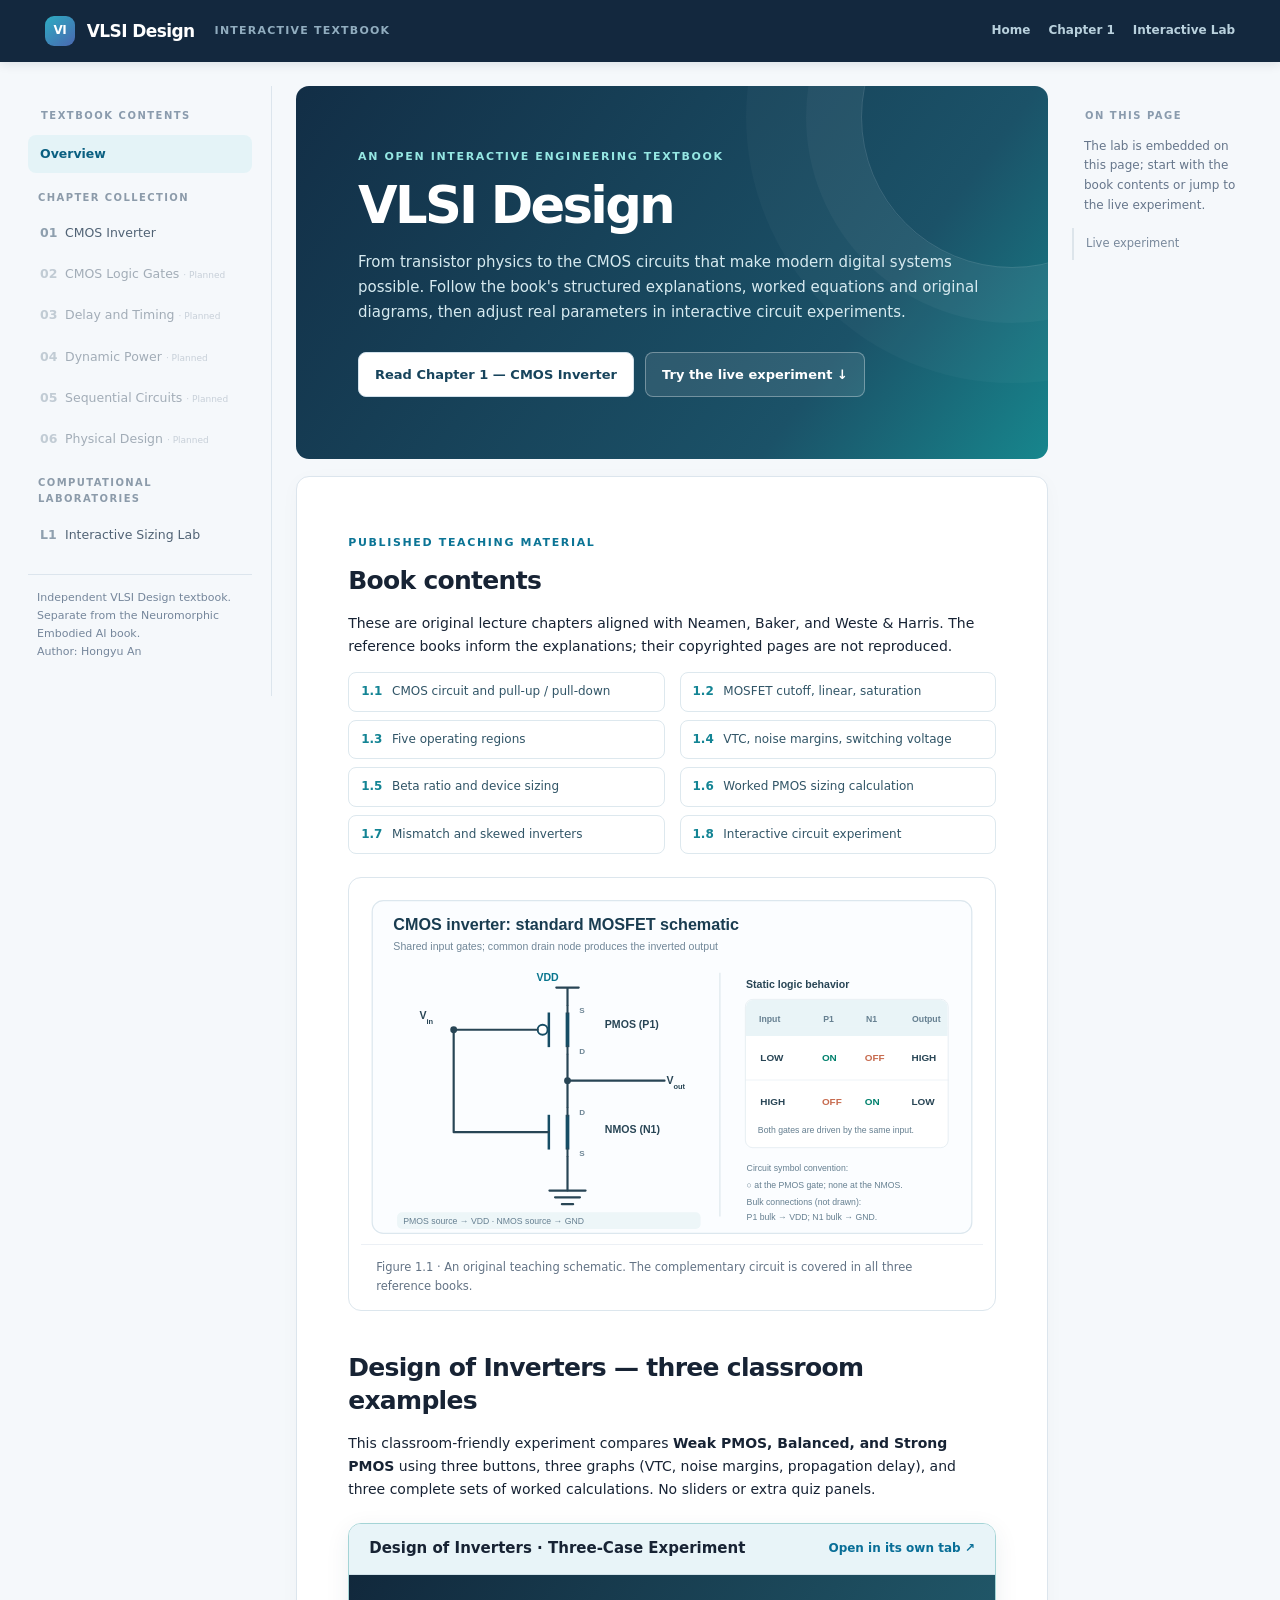
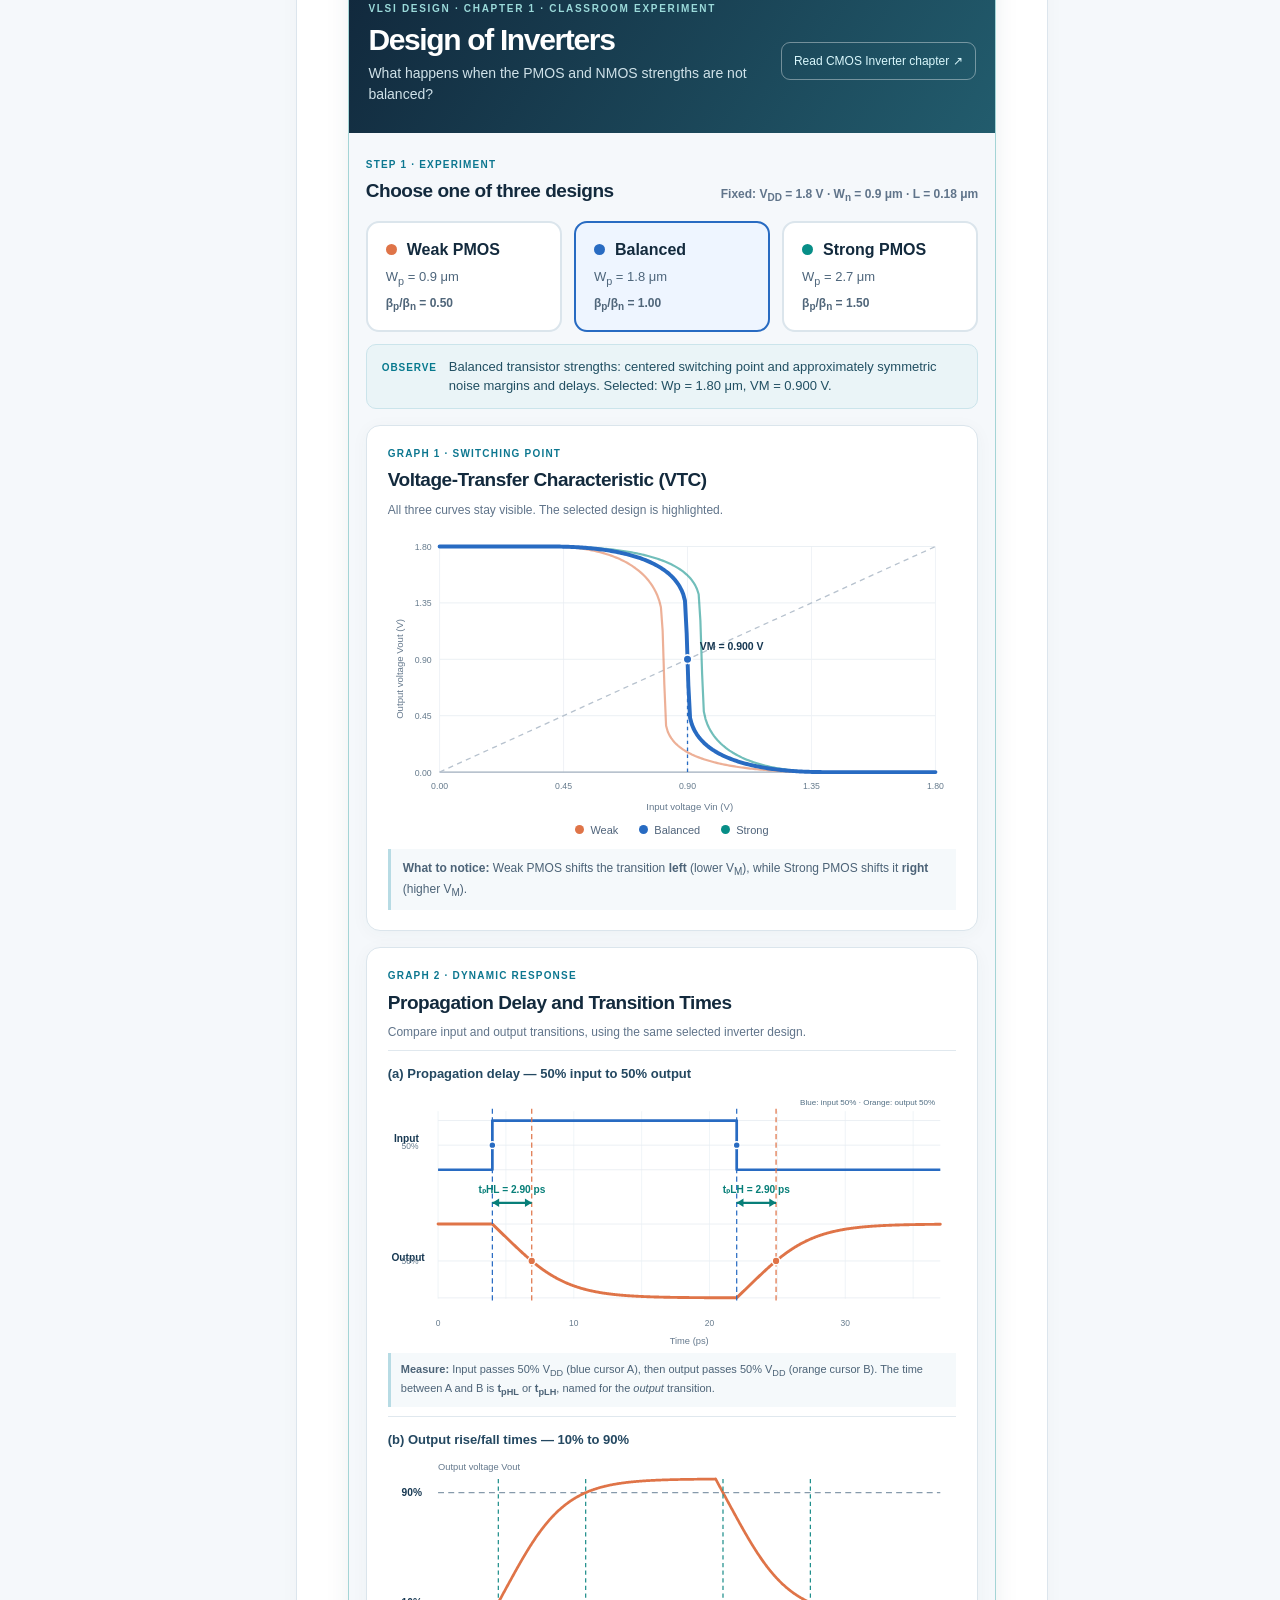
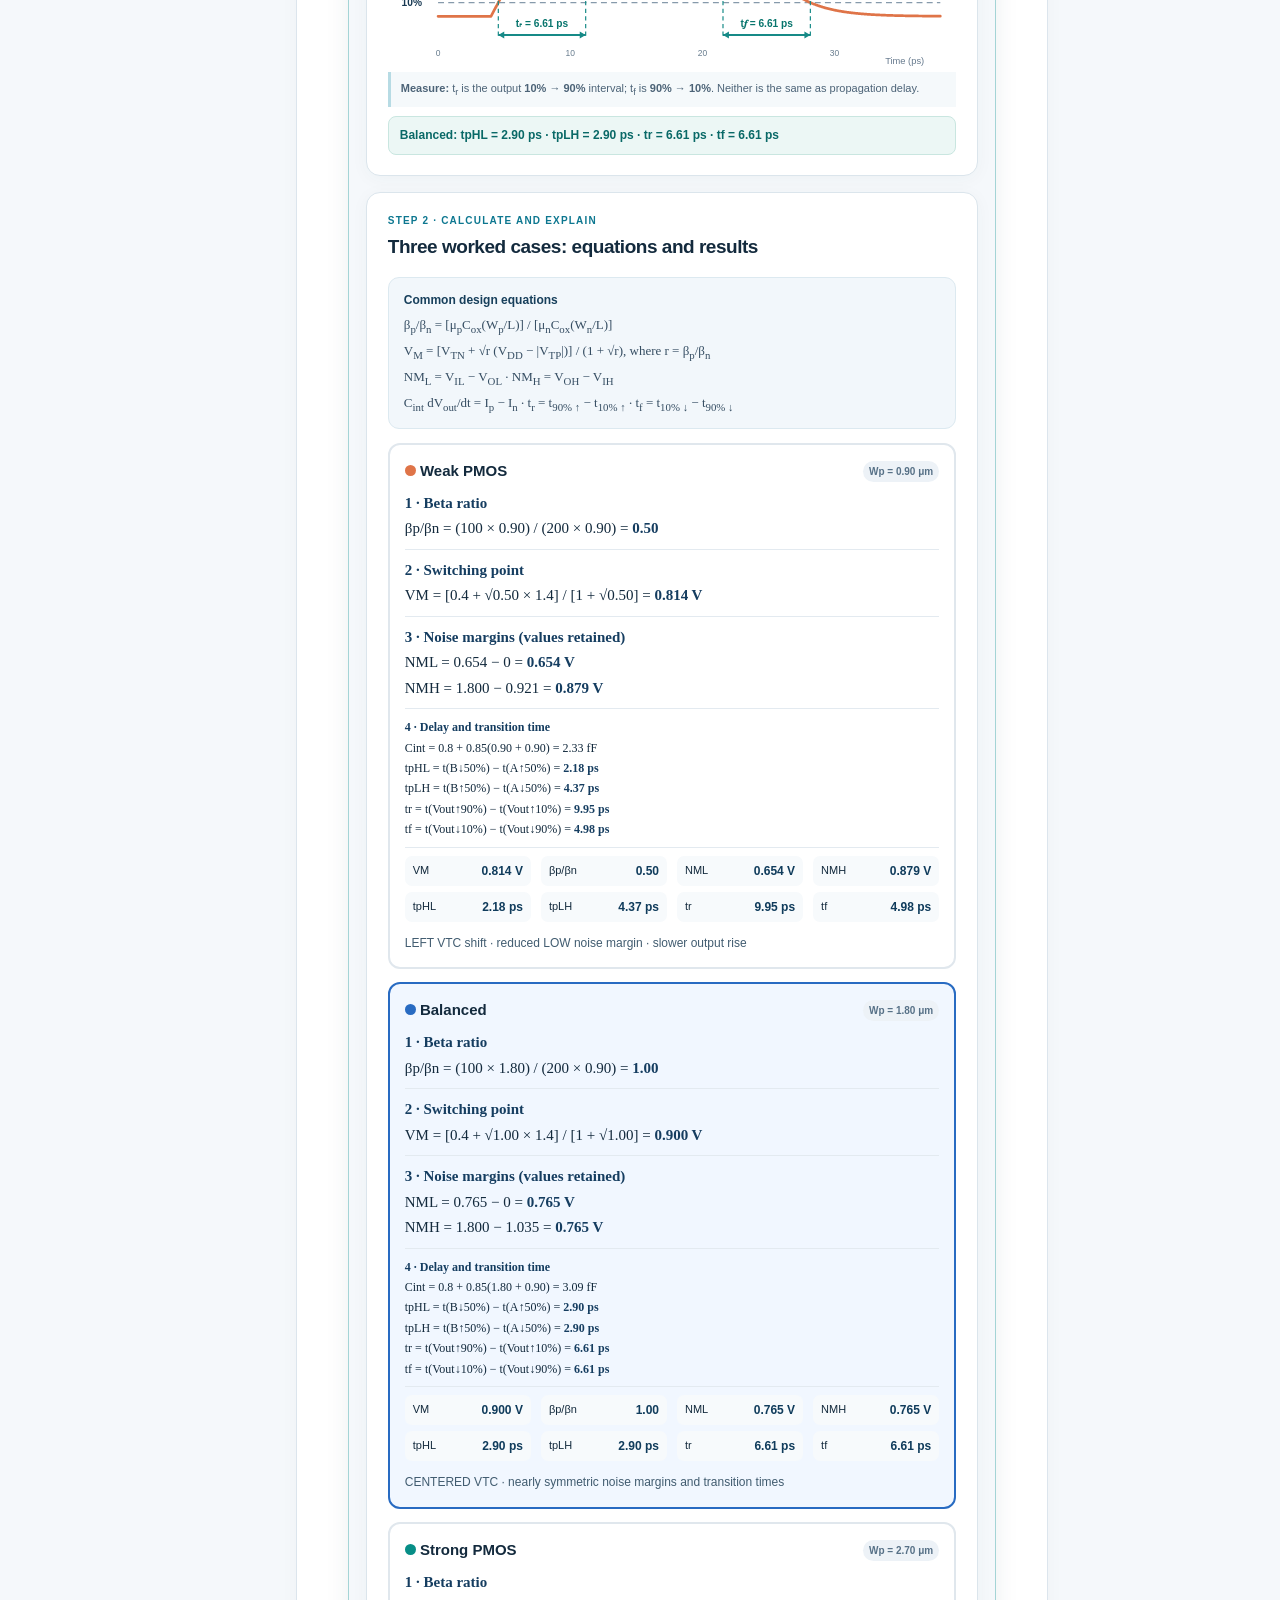
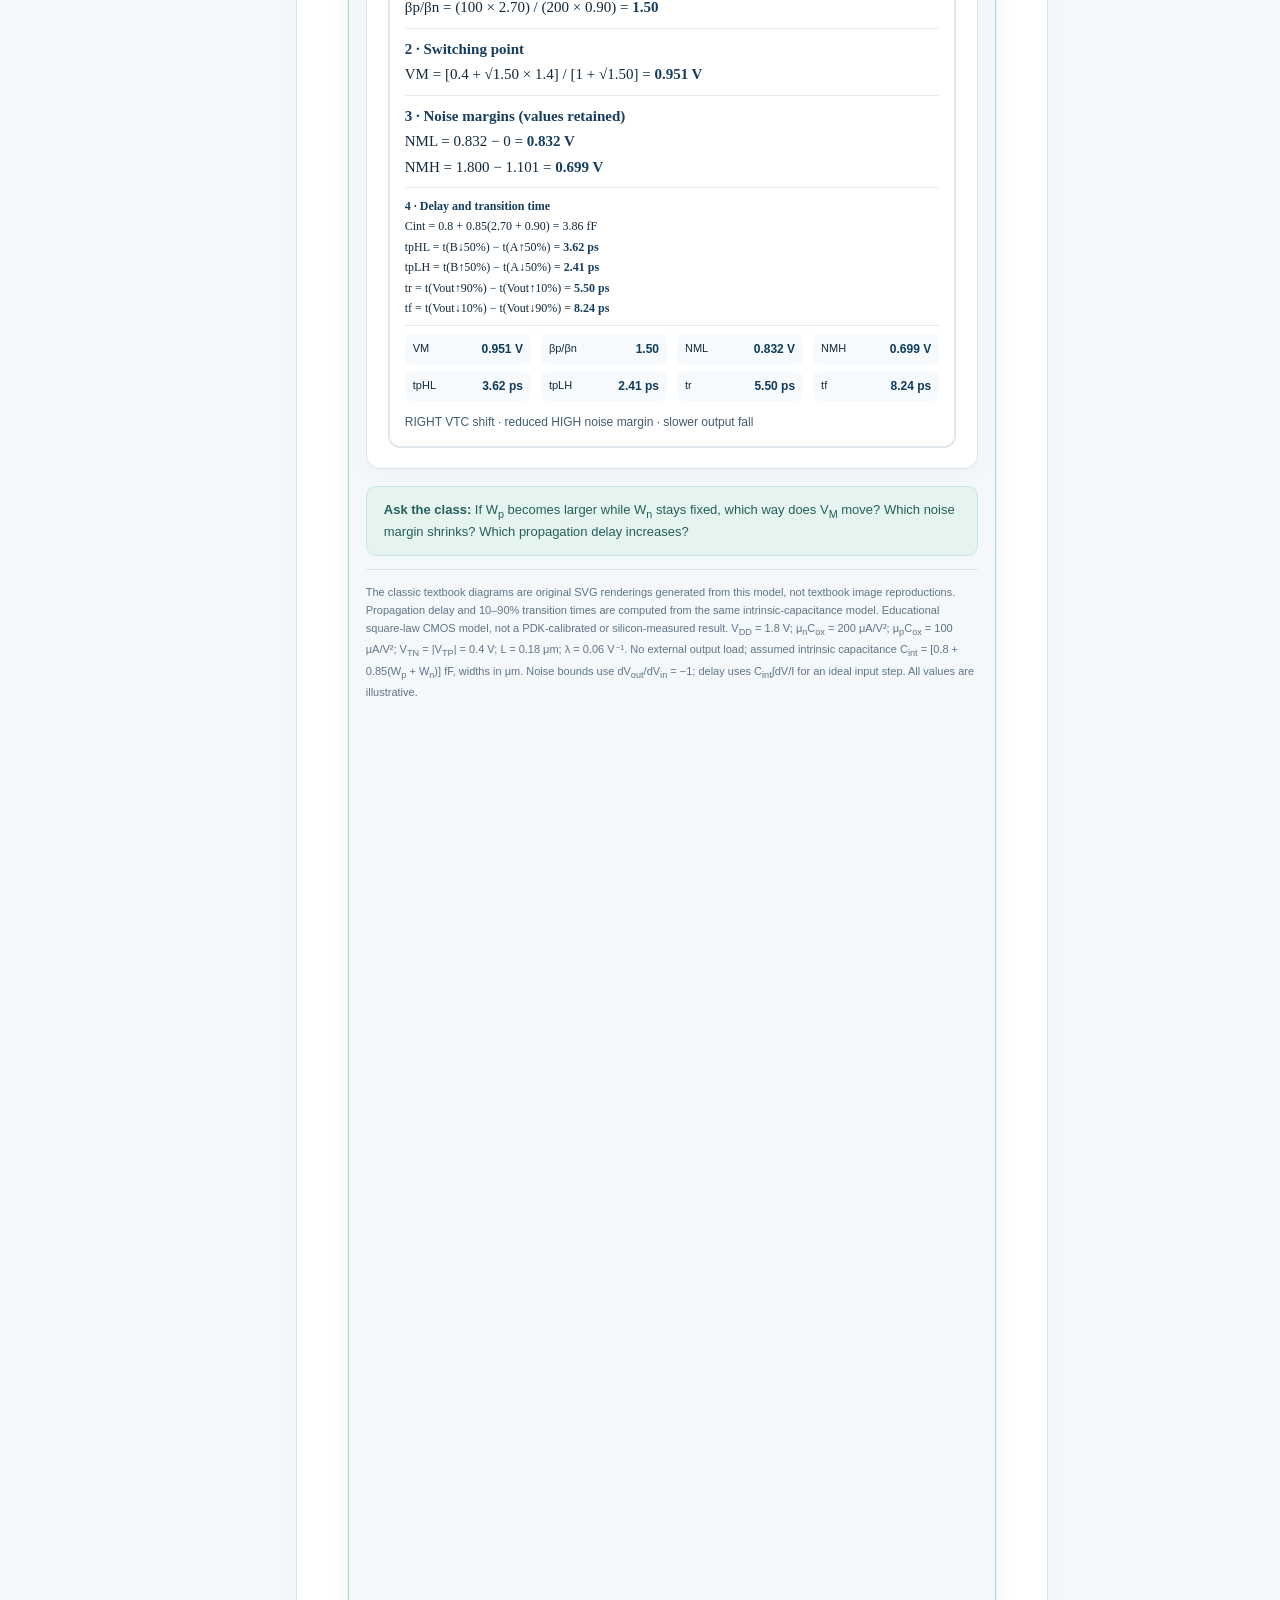
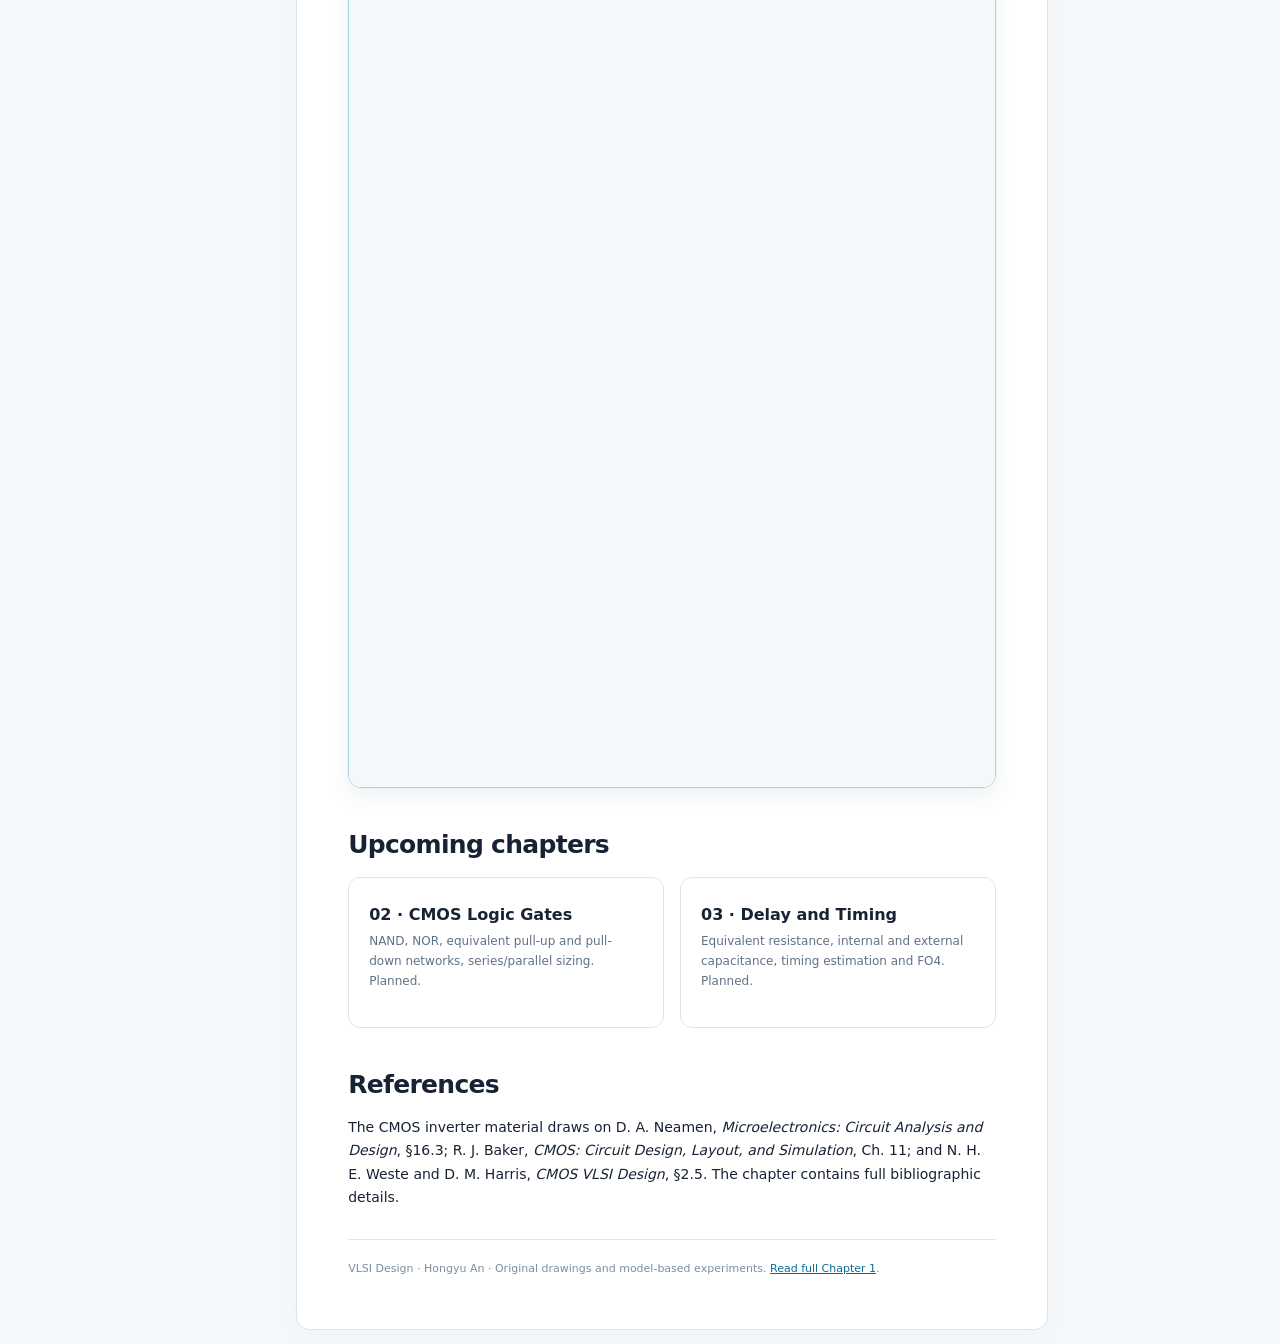
<file: index.html>
<!doctype html><html lang="en"><head><meta charset="utf-8"><meta name="viewport" content="width=device-width, initial-scale=1"><meta name="description" content="VLSI Design: a free, interactive textbook by Hongyu An. CMOS inverter fundamentals, transistor sizing, VTC, and an interactive lab."><title>VLSI Design</title><link rel="stylesheet" href="assets/book.css"></head><body><header class="site-head"><a class="brand" href="index.html"><span class="logo">VI</span>VLSI Design</a><span class="strap">Interactive Textbook</span><nav class="topnav"><a href="index.html">Home</a><a href="chapters/01-cmos-inverter.html">Chapter 1</a><a href="labs/cmos-inverter.html">Interactive Lab</a></nav></header><div class="shell"><nav class="sidebar" aria-label="Book chapters"><div class="eyebrow">Textbook Contents</div><div class="book-nav"><a class="active" href="index.html">Overview</a><div class="nav-label">Chapter collection</div><a class="" href="chapters/01-cmos-inverter.html"><span class="nav-number">01</span>CMOS Inverter</a><a class="disabled" title="Planned chapter"><span class="nav-number">02</span>CMOS Logic Gates <span style="font-size:9px;color:#9ba8b7">· Planned</span></a><a class="disabled" title="Planned chapter"><span class="nav-number">03</span>Delay and Timing <span style="font-size:9px;color:#9ba8b7">· Planned</span></a><a class="disabled" title="Planned chapter"><span class="nav-number">04</span>Dynamic Power <span style="font-size:9px;color:#9ba8b7">· Planned</span></a><a class="disabled" title="Planned chapter"><span class="nav-number">05</span>Sequential Circuits <span style="font-size:9px;color:#9ba8b7">· Planned</span></a><a class="disabled" title="Planned chapter"><span class="nav-number">06</span>Physical Design <span style="font-size:9px;color:#9ba8b7">· Planned</span></a><div class="nav-label">Computational laboratories</div><a class="" href="labs/cmos-inverter.html"><span class="nav-number">L1</span>Interactive Sizing Lab</a></div><div class="side-note">Independent VLSI Design textbook. Separate from the Neuromorphic Embodied AI book.<br>Author: Hongyu An</div></nav><main class="content"><div class="hero"><div class="eyebrow">An open interactive engineering textbook</div><h1>VLSI Design</h1><p>From transistor physics to the CMOS circuits that make modern digital systems possible. Follow the book's structured explanations, worked equations and original diagrams, then adjust real parameters in interactive circuit experiments.</p><div class="hero-actions"><a class="link-button light" href="chapters/01-cmos-inverter.html">Read Chapter 1 — CMOS Inverter</a><a class="link-button soft" href="#live-lab">Try the live experiment ↓</a></div></div>
<section class="paper" style="margin-top:17px"><span class="eyebrow">Published teaching material</span><h2 style="margin-top:10px">Book contents</h2><p>These are original lecture chapters aligned with Neamen, Baker, and Weste &amp; Harris. The reference books inform the explanations; their copyrighted pages are not reproduced.</p>
<div class="contents-cards"><a class="subject-link" href="chapters/01-cmos-inverter.html#logic"><span>1.1</span> CMOS circuit and pull-up / pull-down</a><a class="subject-link" href="chapters/01-cmos-inverter.html#model"><span>1.2</span> MOSFET cutoff, linear, saturation</a><a class="subject-link" href="chapters/01-cmos-inverter.html#regions"><span>1.3</span> Five operating regions</a><a class="subject-link" href="chapters/01-cmos-inverter.html#vtc"><span>1.4</span> VTC, noise margins, switching voltage</a><a class="subject-link" href="chapters/01-cmos-inverter.html#sizing"><span>1.5</span> Beta ratio and device sizing</a><a class="subject-link" href="chapters/01-cmos-inverter.html#worked"><span>1.6</span> Worked PMOS sizing calculation</a><a class="subject-link" href="chapters/01-cmos-inverter.html#skew"><span>1.7</span> Mismatch and skewed inverters</a><a class="subject-link" href="chapters/01-cmos-inverter.html#lab"><span>1.8</span> Interactive circuit experiment</a></div>
<figure class="textbook-figure"><img src="assets/figures/fig-1-cmos-schematic.svg?v=20261115-symbolfix" alt="Original CMOS inverter schematic with truth table" loading="eager"><figcaption>Figure 1.1 · An original teaching schematic. The complementary circuit is covered in all three reference books.</figcaption></figure>
<h2 id="live-lab">Design of Inverters — three classroom examples</h2><p>This classroom-friendly experiment compares <b>Weak PMOS, Balanced, and Strong PMOS</b> using three buttons, three graphs (VTC, noise margins, propagation delay), and three complete sets of worked calculations. No sliders or extra quiz panels.</p>
<div class="activity activity-expanded"><div class="activity-head"><h3>Design of Inverters · Three-Case Experiment</h3><a href="labs/cmos-inverter.html" target="_blank" rel="noopener">Open in its own tab ↗</a></div><iframe src="labs/cmos-inverter.html" loading="eager" title="Embedded live CMOS inverter lab" scrolling="yes" allowfullscreen></iframe></div>
<h2>Upcoming chapters</h2><div class="columns"><div class="topic-card"><h3>02 · CMOS Logic Gates</h3><p>NAND, NOR, equivalent pull-up and pull-down networks, series/parallel sizing. Planned.</p></div><div class="topic-card"><h3>03 · Delay and Timing</h3><p>Equivalent resistance, internal and external capacitance, timing estimation and FO4. Planned.</p></div></div>
<h2>References</h2><p>The CMOS inverter material draws on D. A. Neamen, <i>Microelectronics: Circuit Analysis and Design</i>, §16.3; R. J. Baker, <i>CMOS: Circuit Design, Layout, and Simulation</i>, Ch. 11; and N. H. E. Weste and D. M. Harris, <i>CMOS VLSI Design</i>, §2.5. The chapter contains full bibliographic details.</p><div class="footer">VLSI Design · Hongyu An · Original drawings and model-based experiments. <a href="chapters/01-cmos-inverter.html">Read full Chapter 1</a>.</div></section></main><aside class="page-toc"><div class="eyebrow">On this page</div><p class="muted" style="font-size:12px;padding-left:12px">The lab is embedded on this page; start with the book contents or jump to the live experiment.</p><a href="#live-lab">Live experiment</a></aside></div><script>
// The embedded lab grows when its interactive measurement and quiz panels expand.
window.addEventListener('message', function (event) {
  if (event.origin !== window.location.origin || !event.data || event.data.type !== 'vlsi-lab-height') return;
  document.querySelectorAll('iframe[src*="cmos-inverter.html"]').forEach(function (frame) {
    if (event.source !== frame.contentWindow) return;
    var height = Number(event.data.height);
    if (Number.isFinite(height)) frame.style.height = Math.min(6000, Math.max(1000, height + 28)) + 'px';
  });
});
</script>
</body></html>
</file>
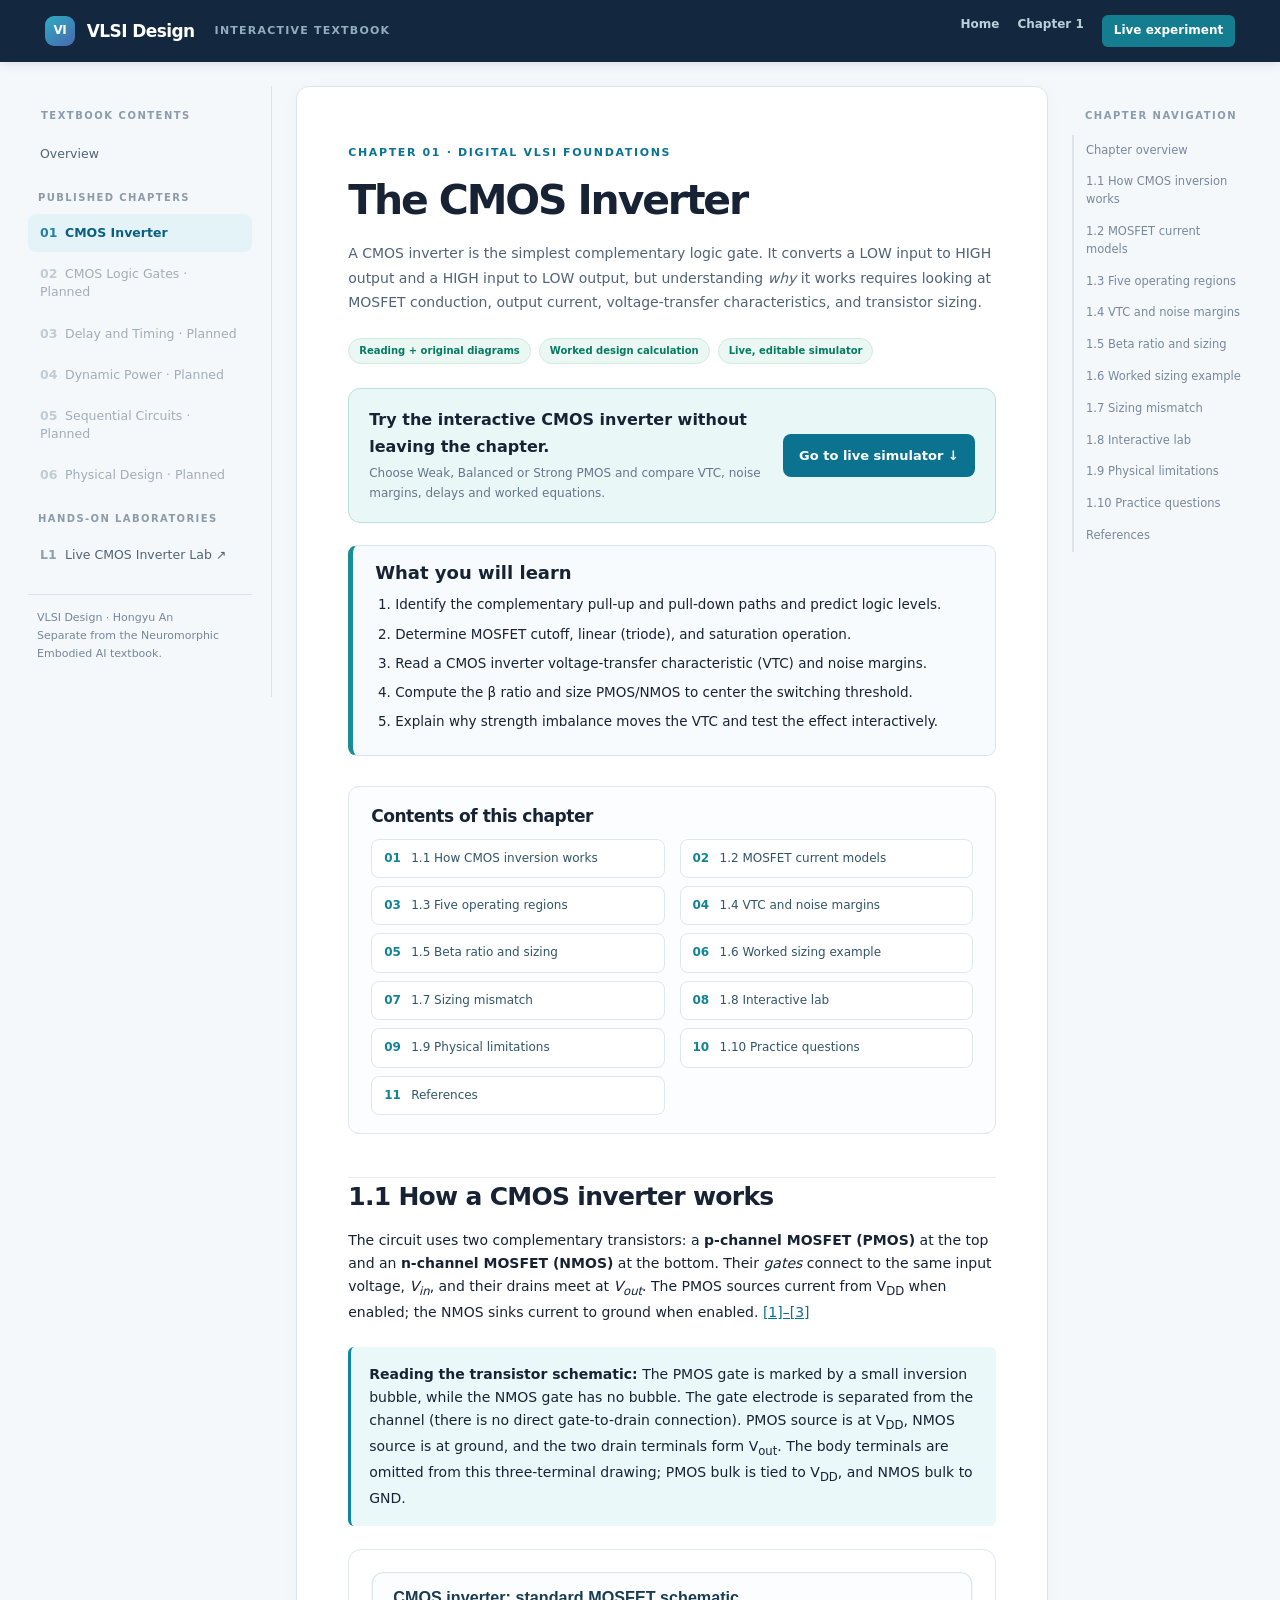
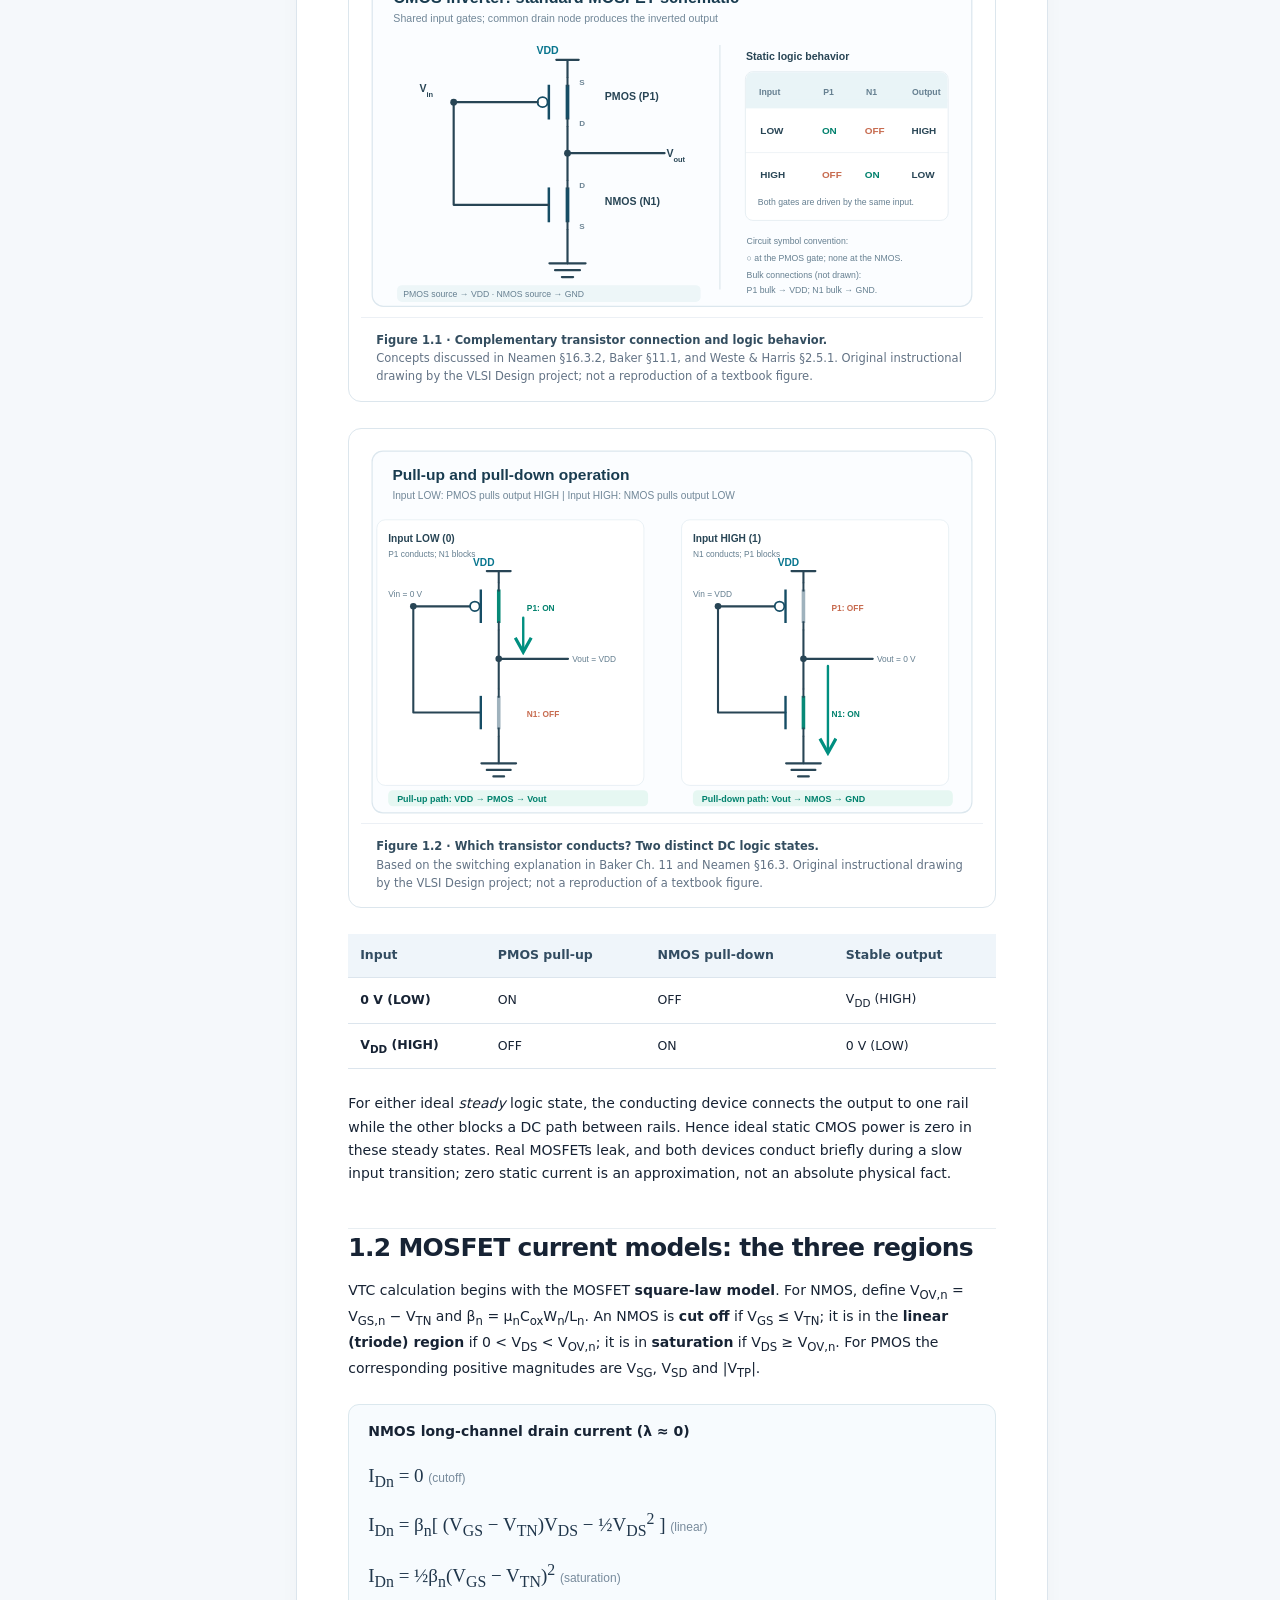
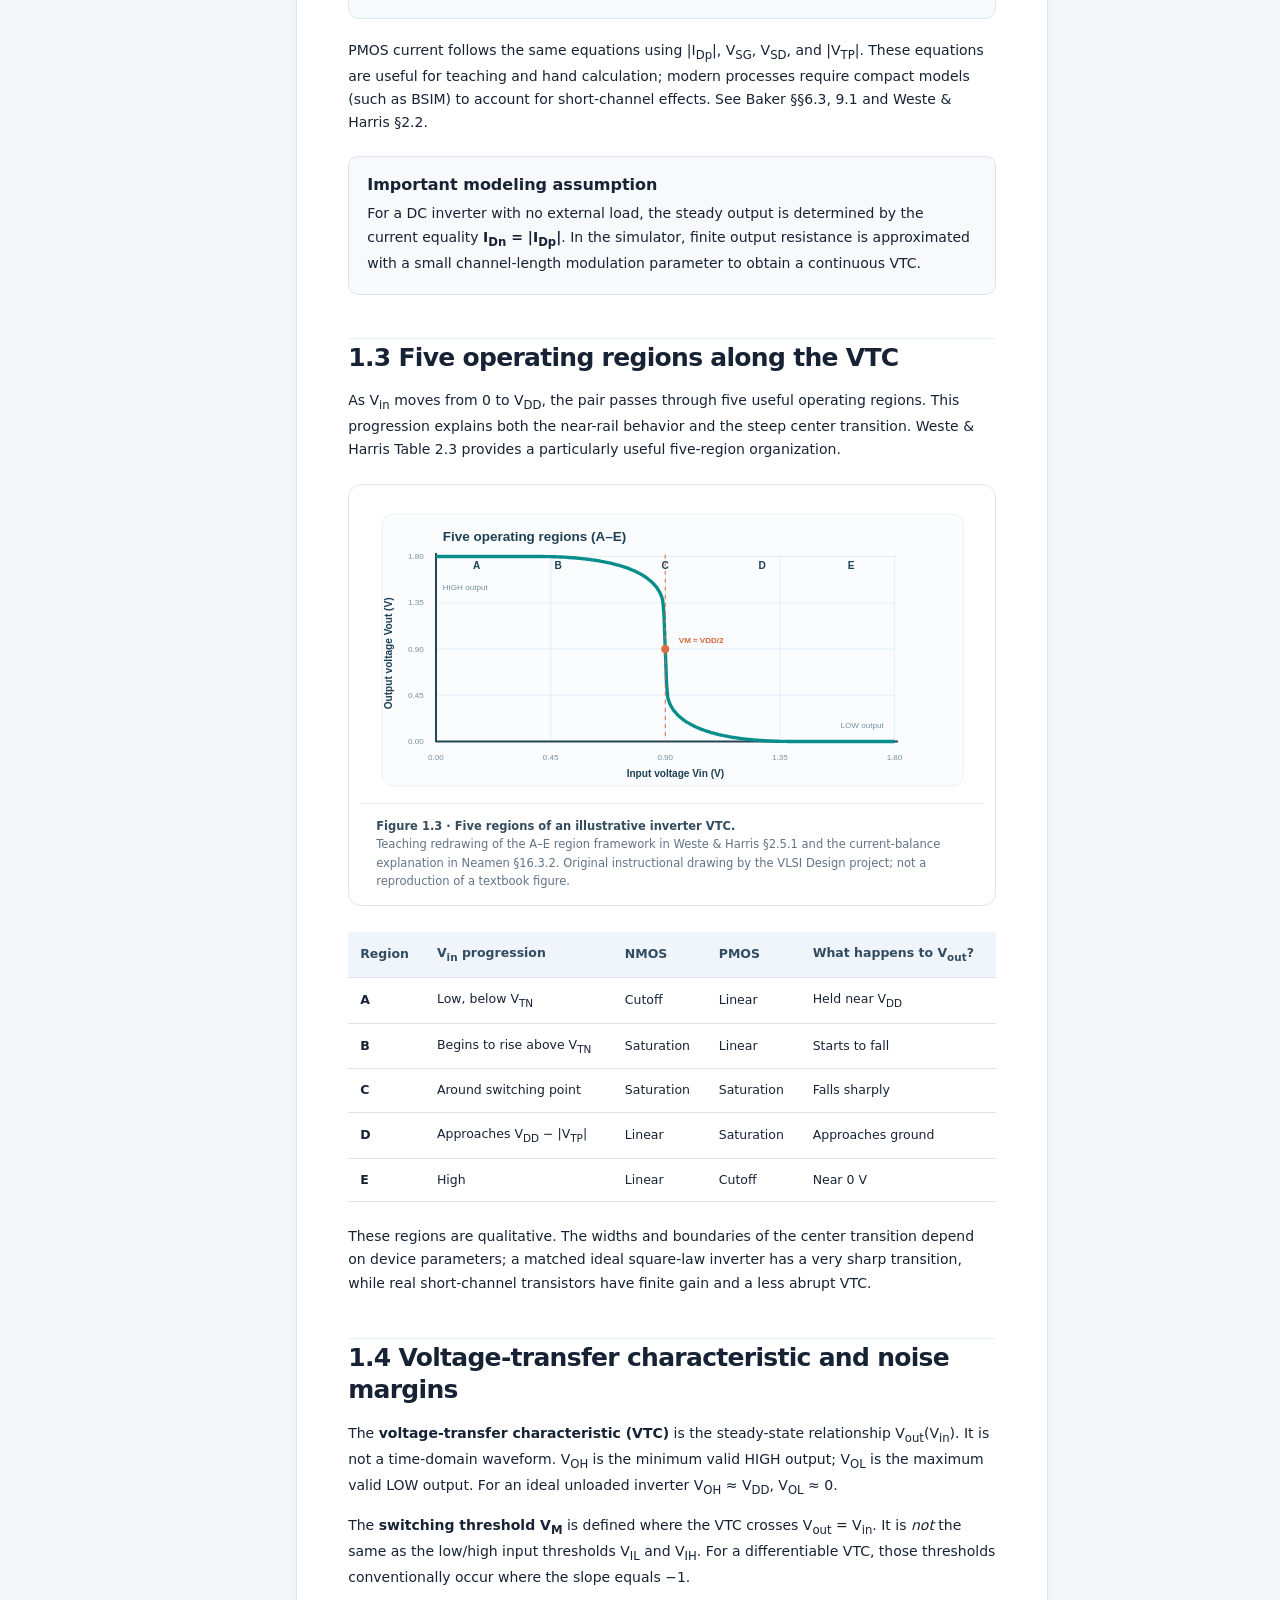
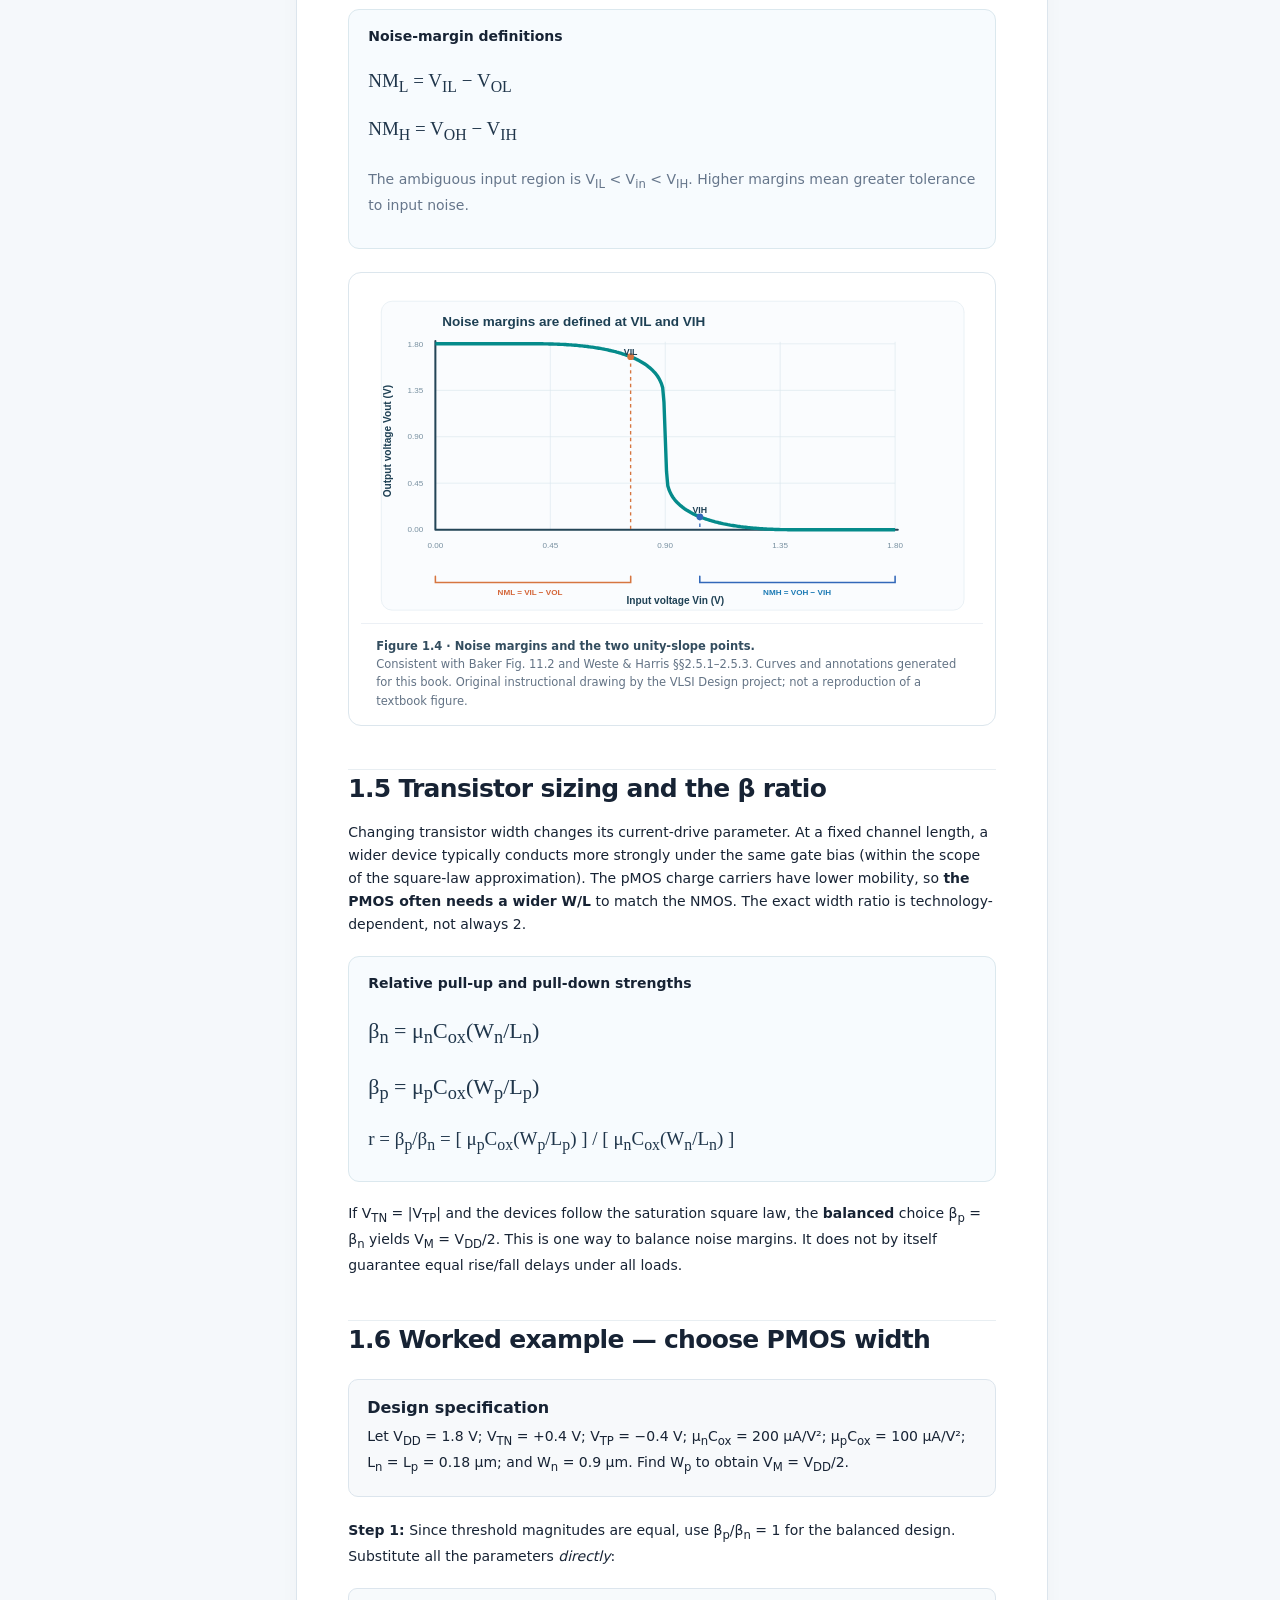
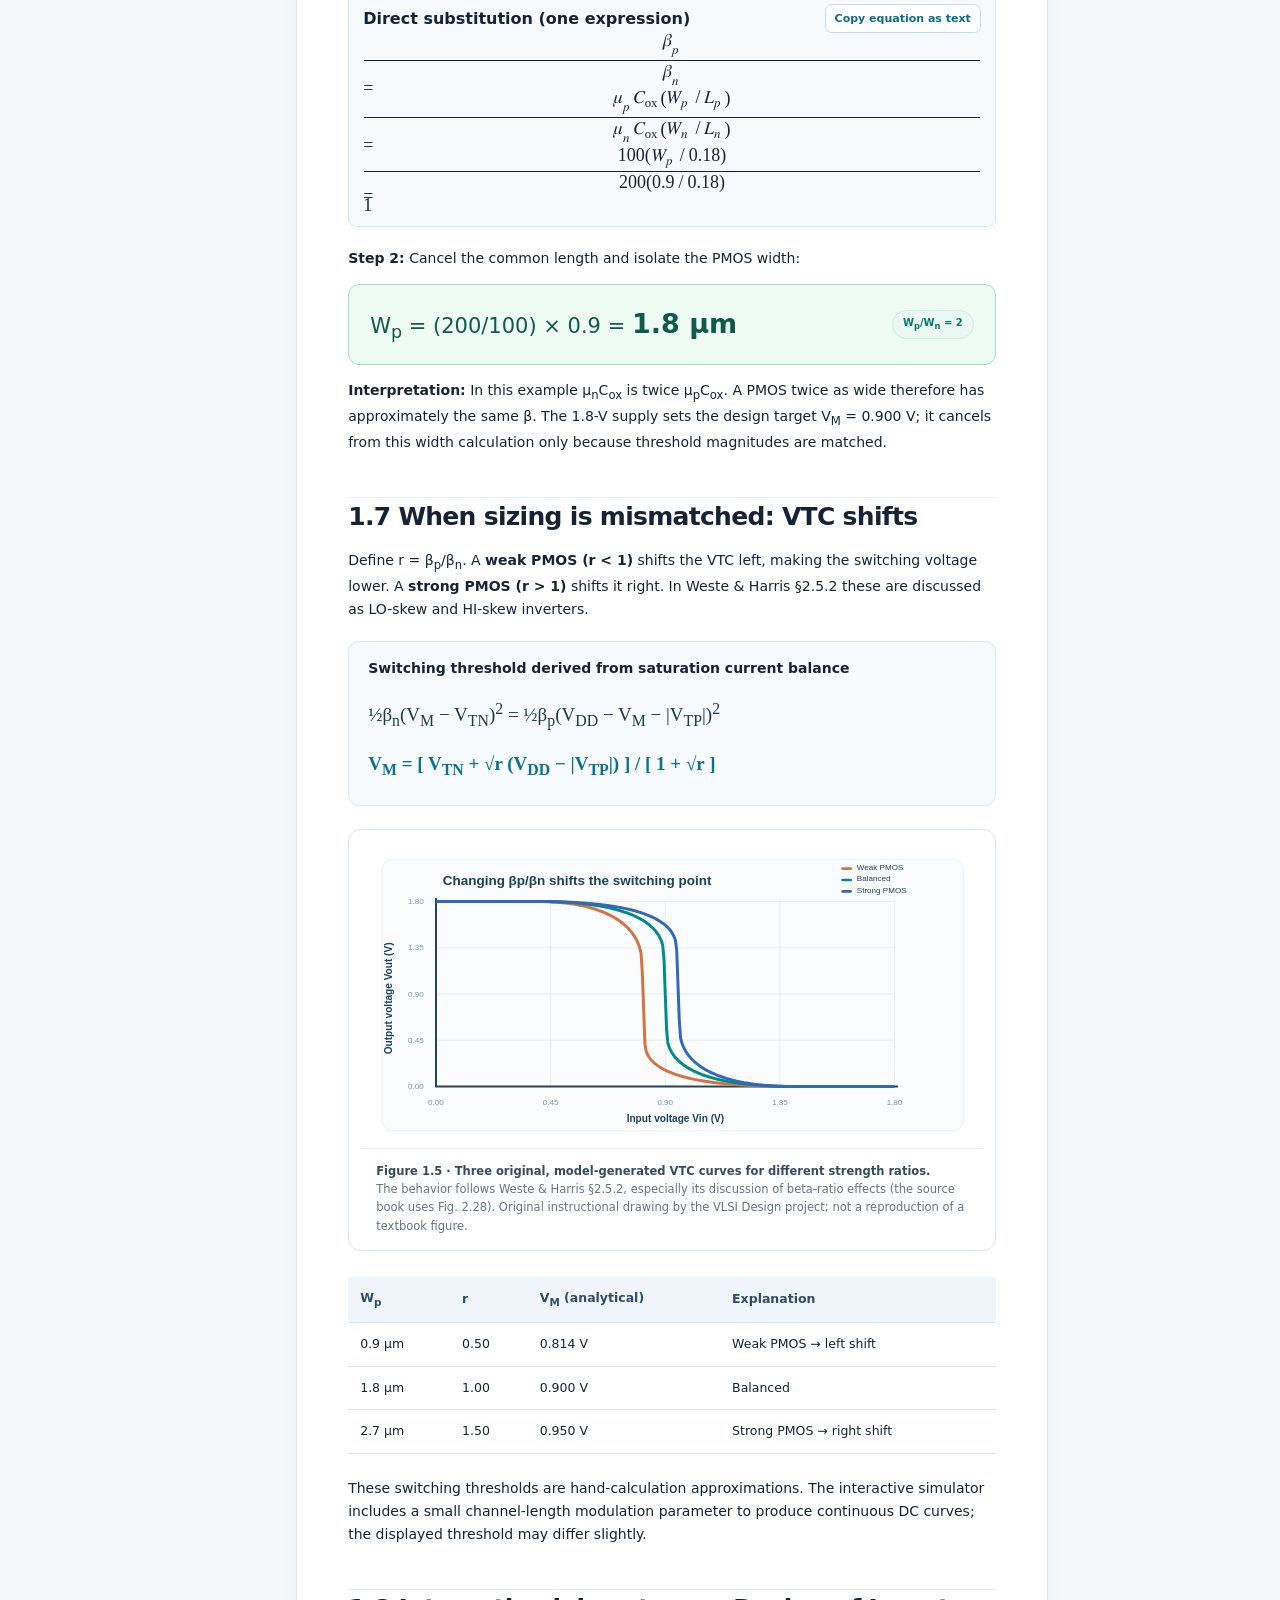
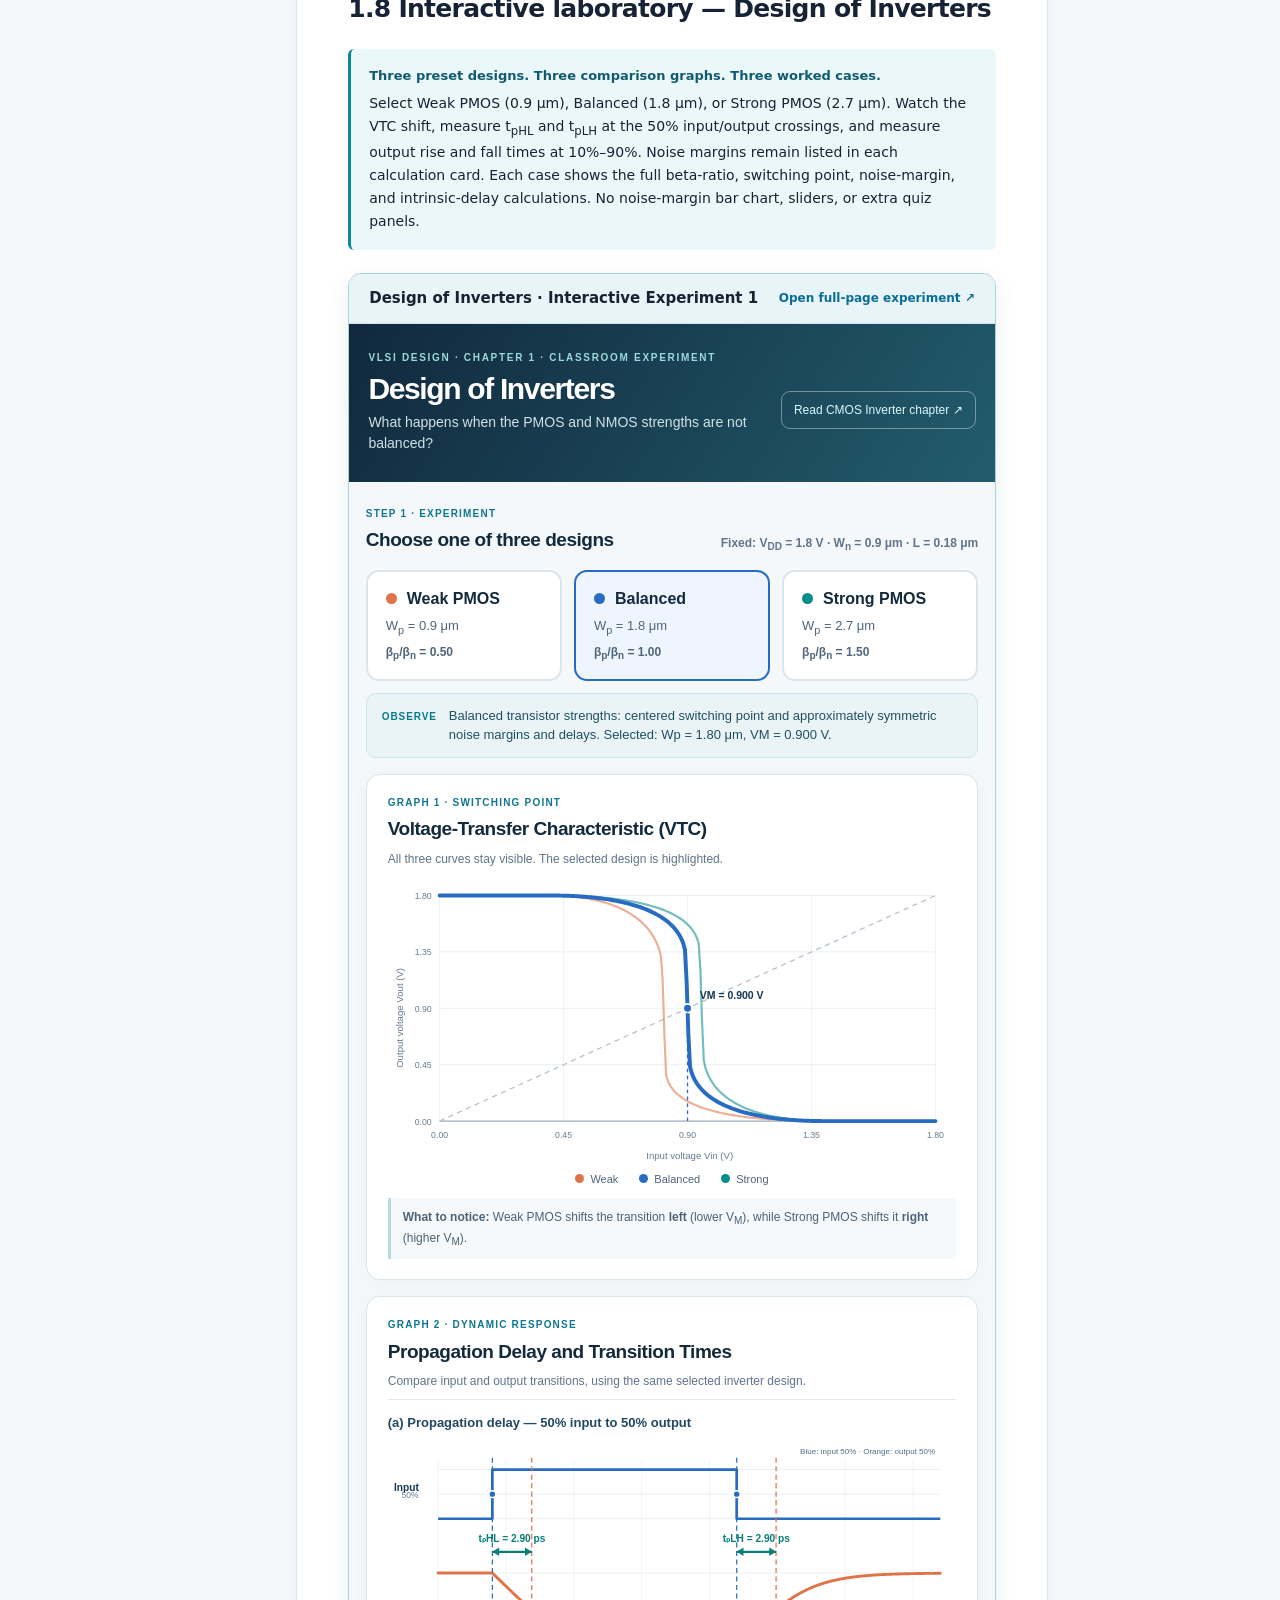
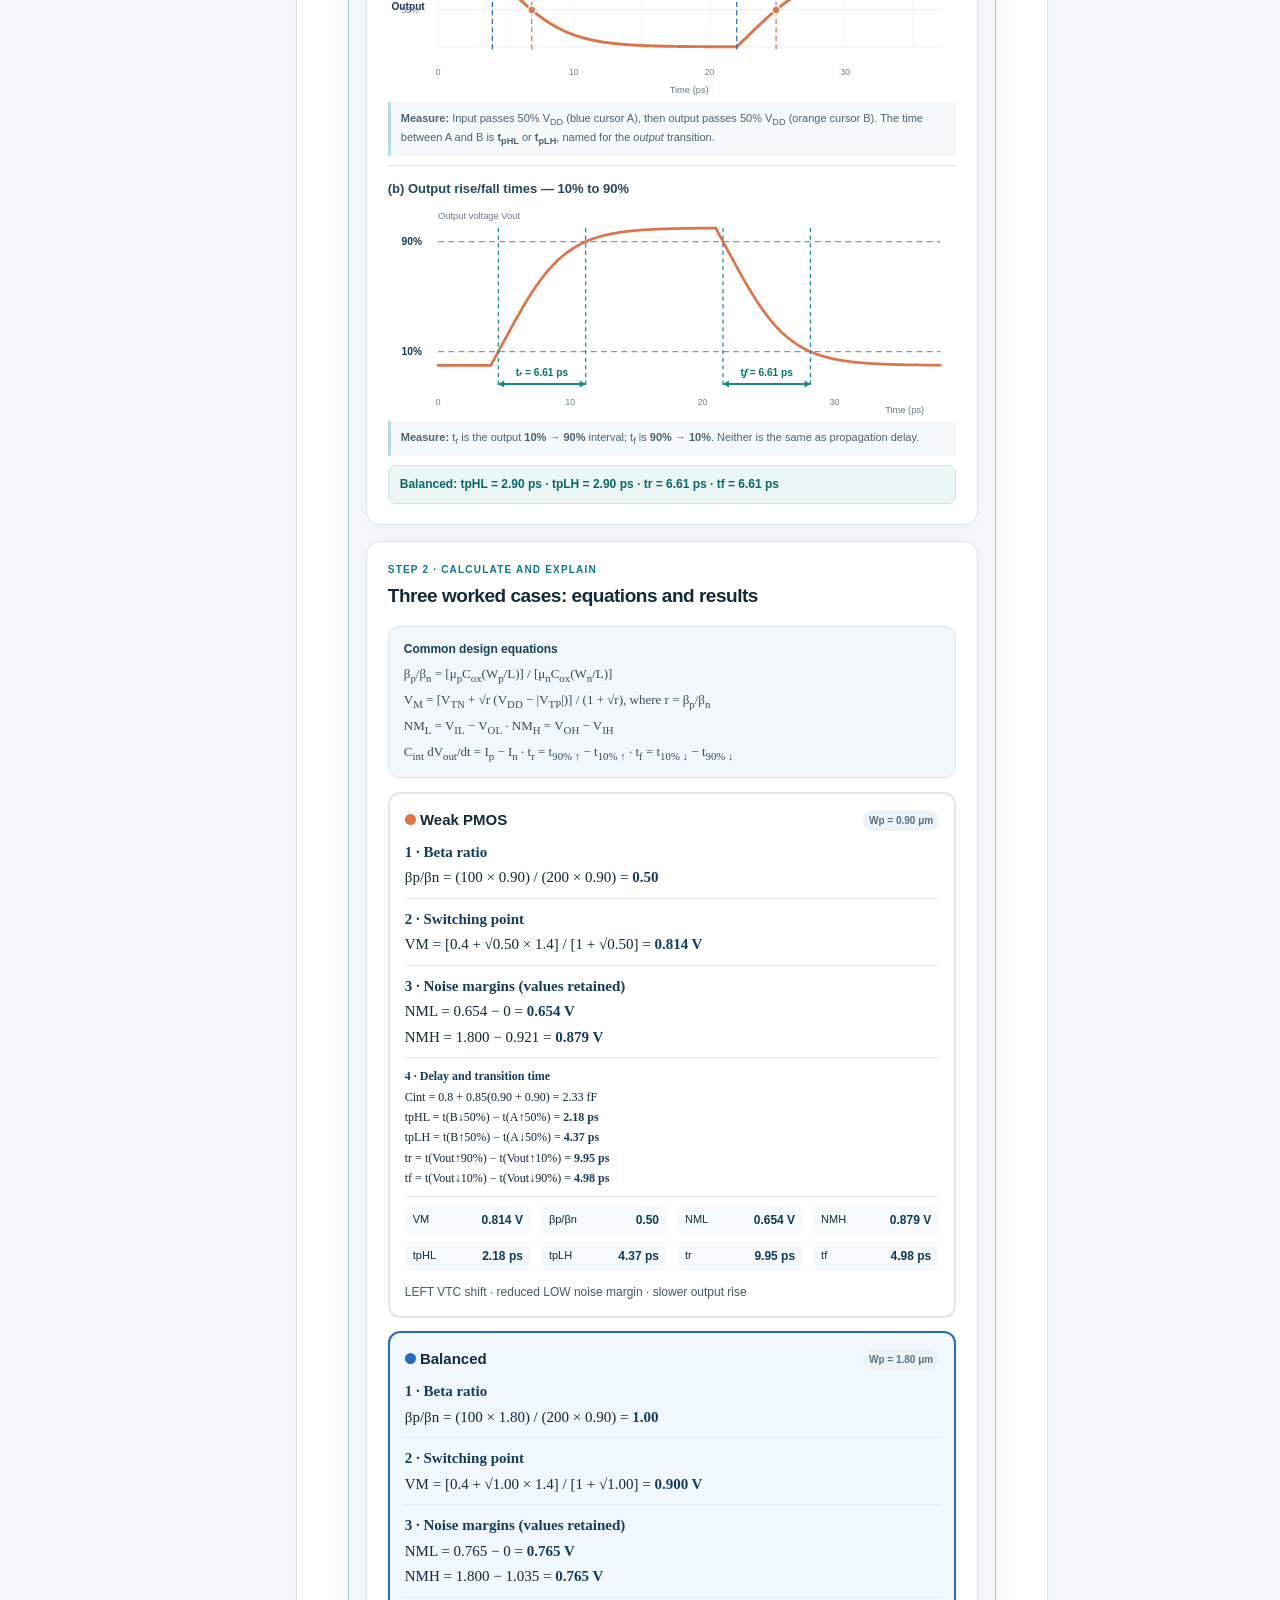
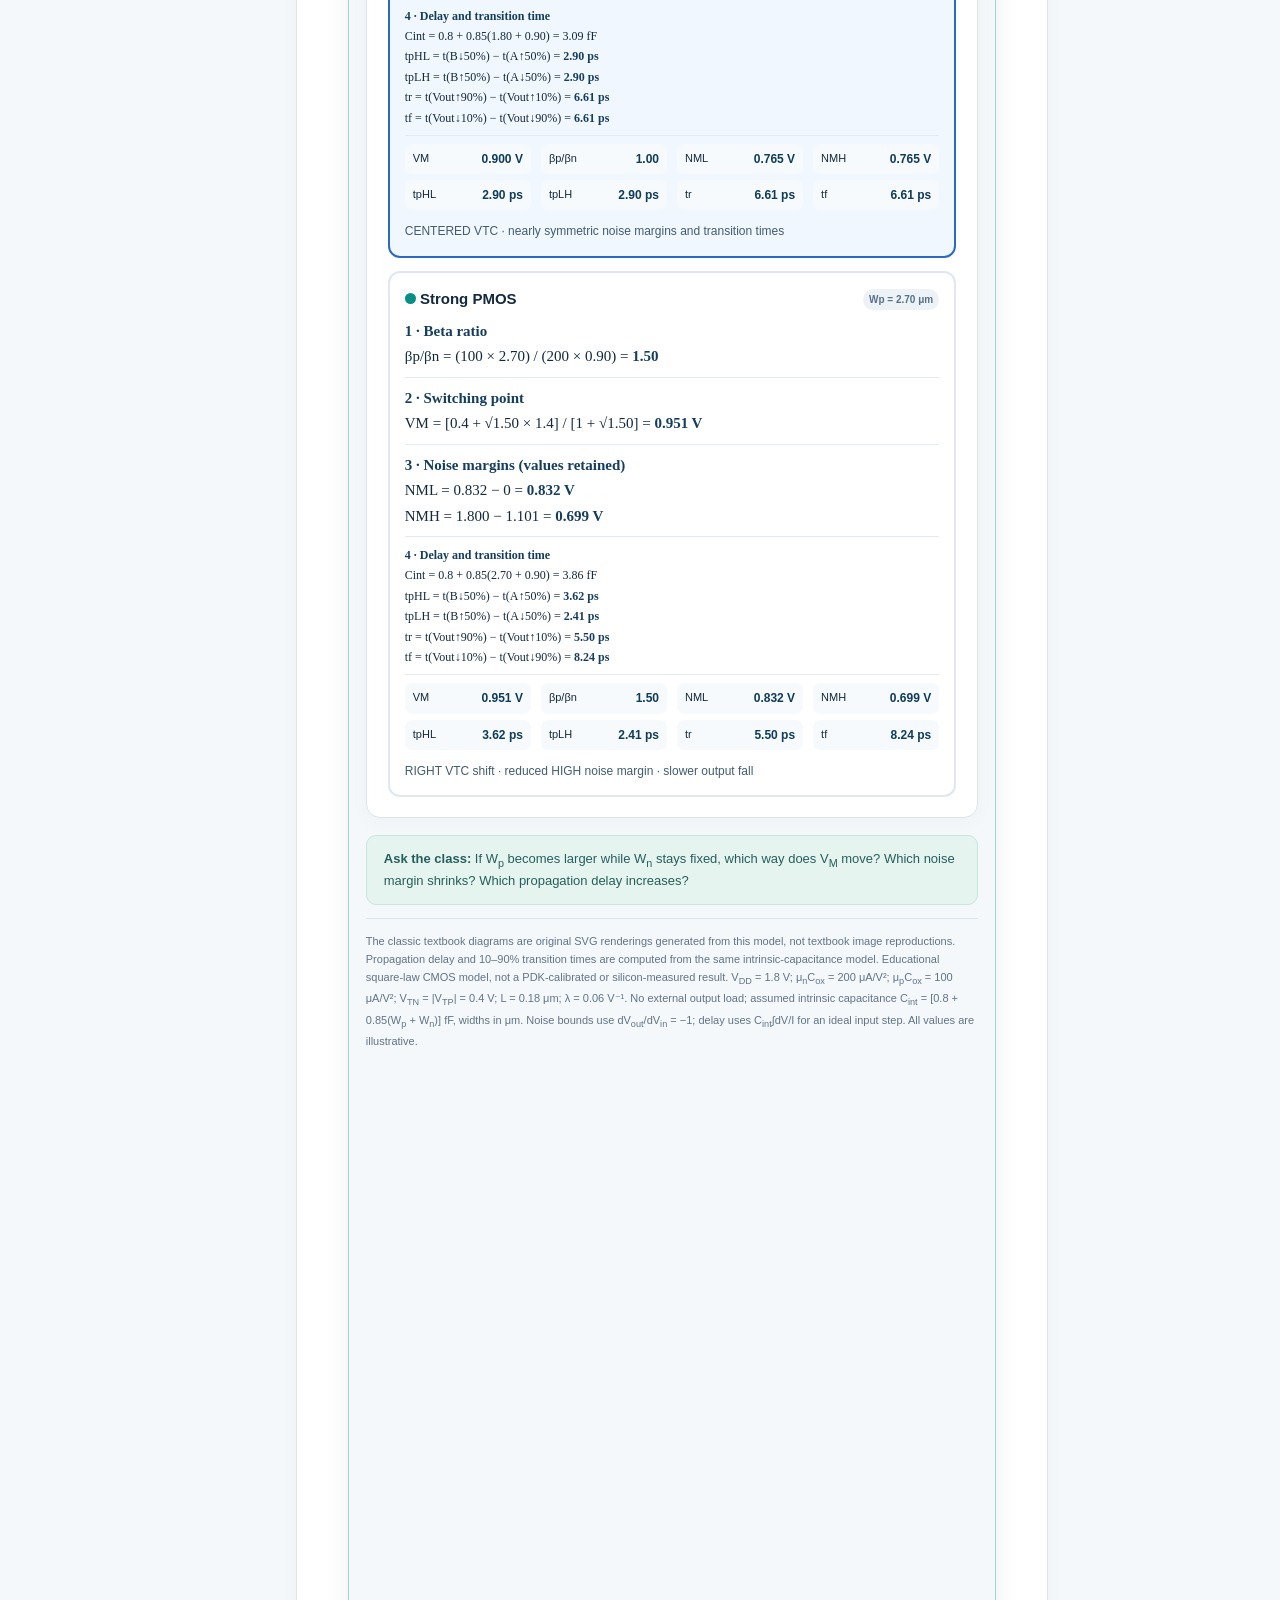
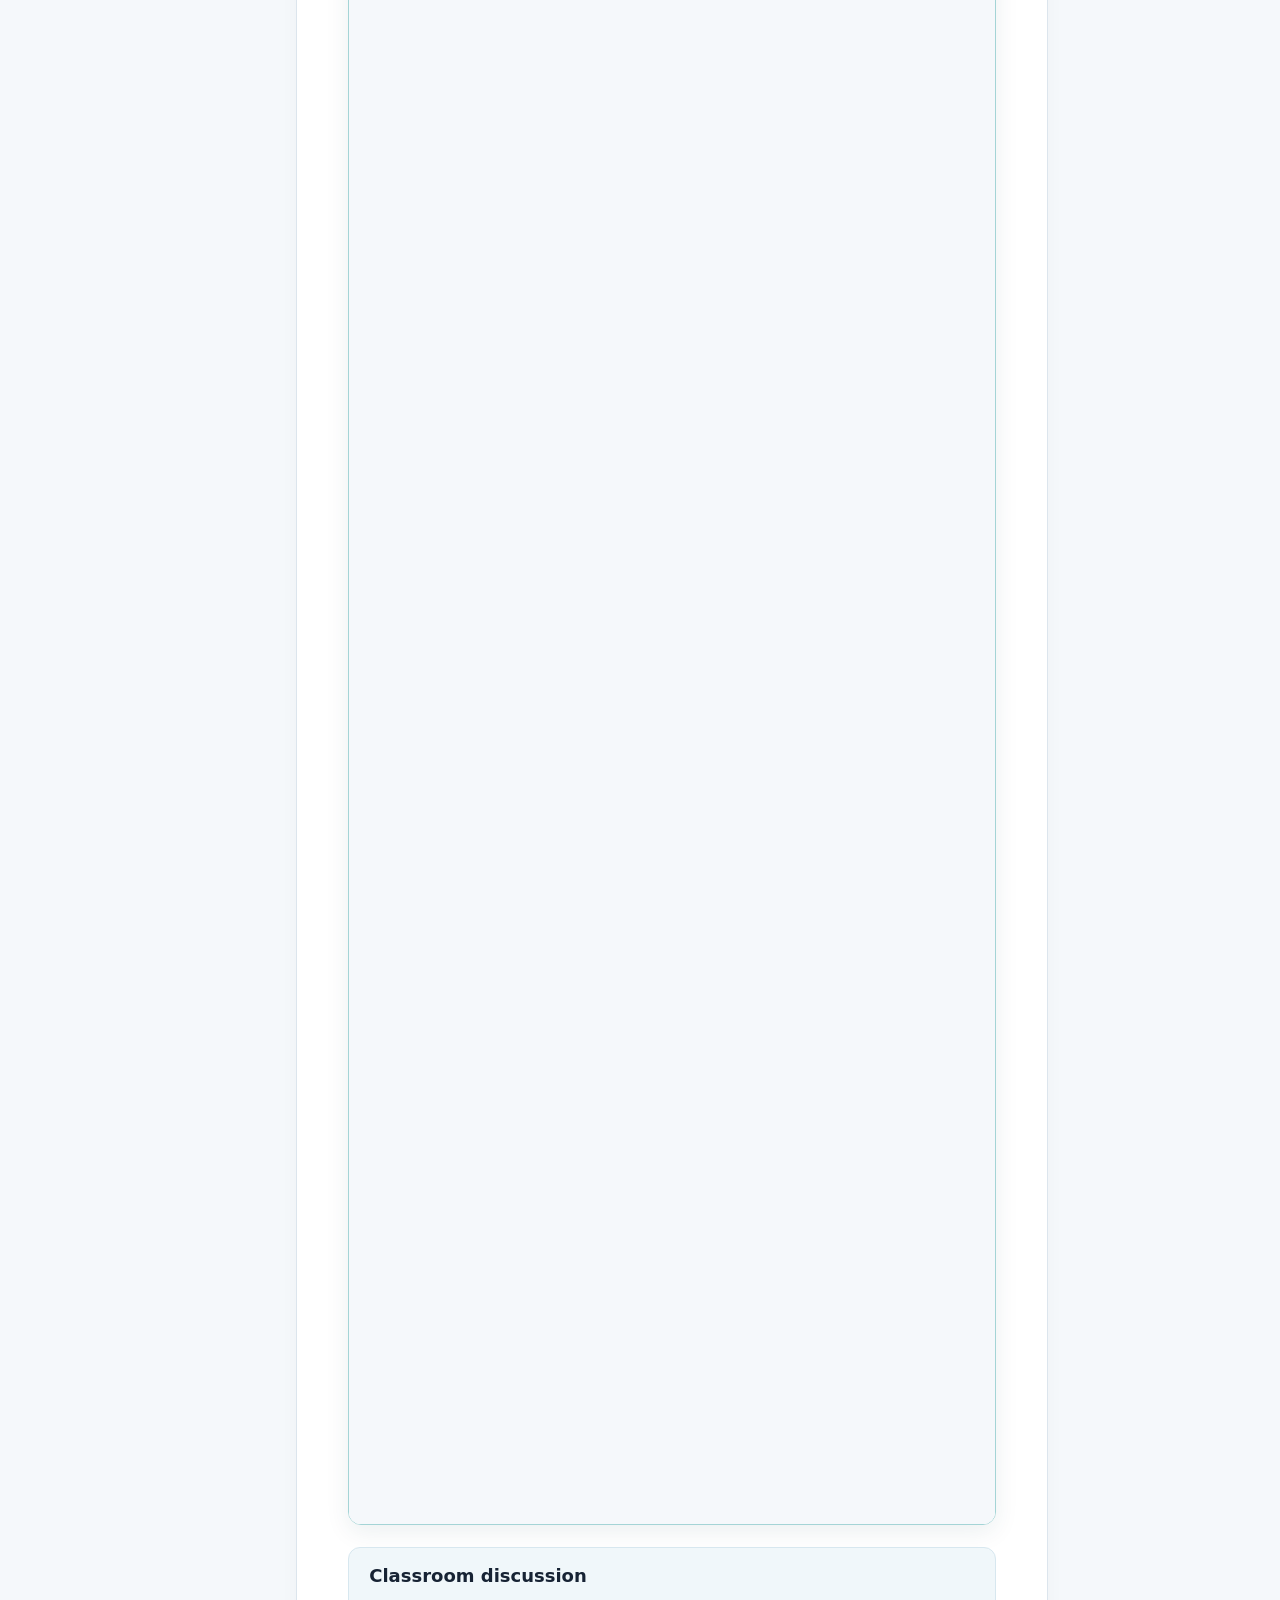
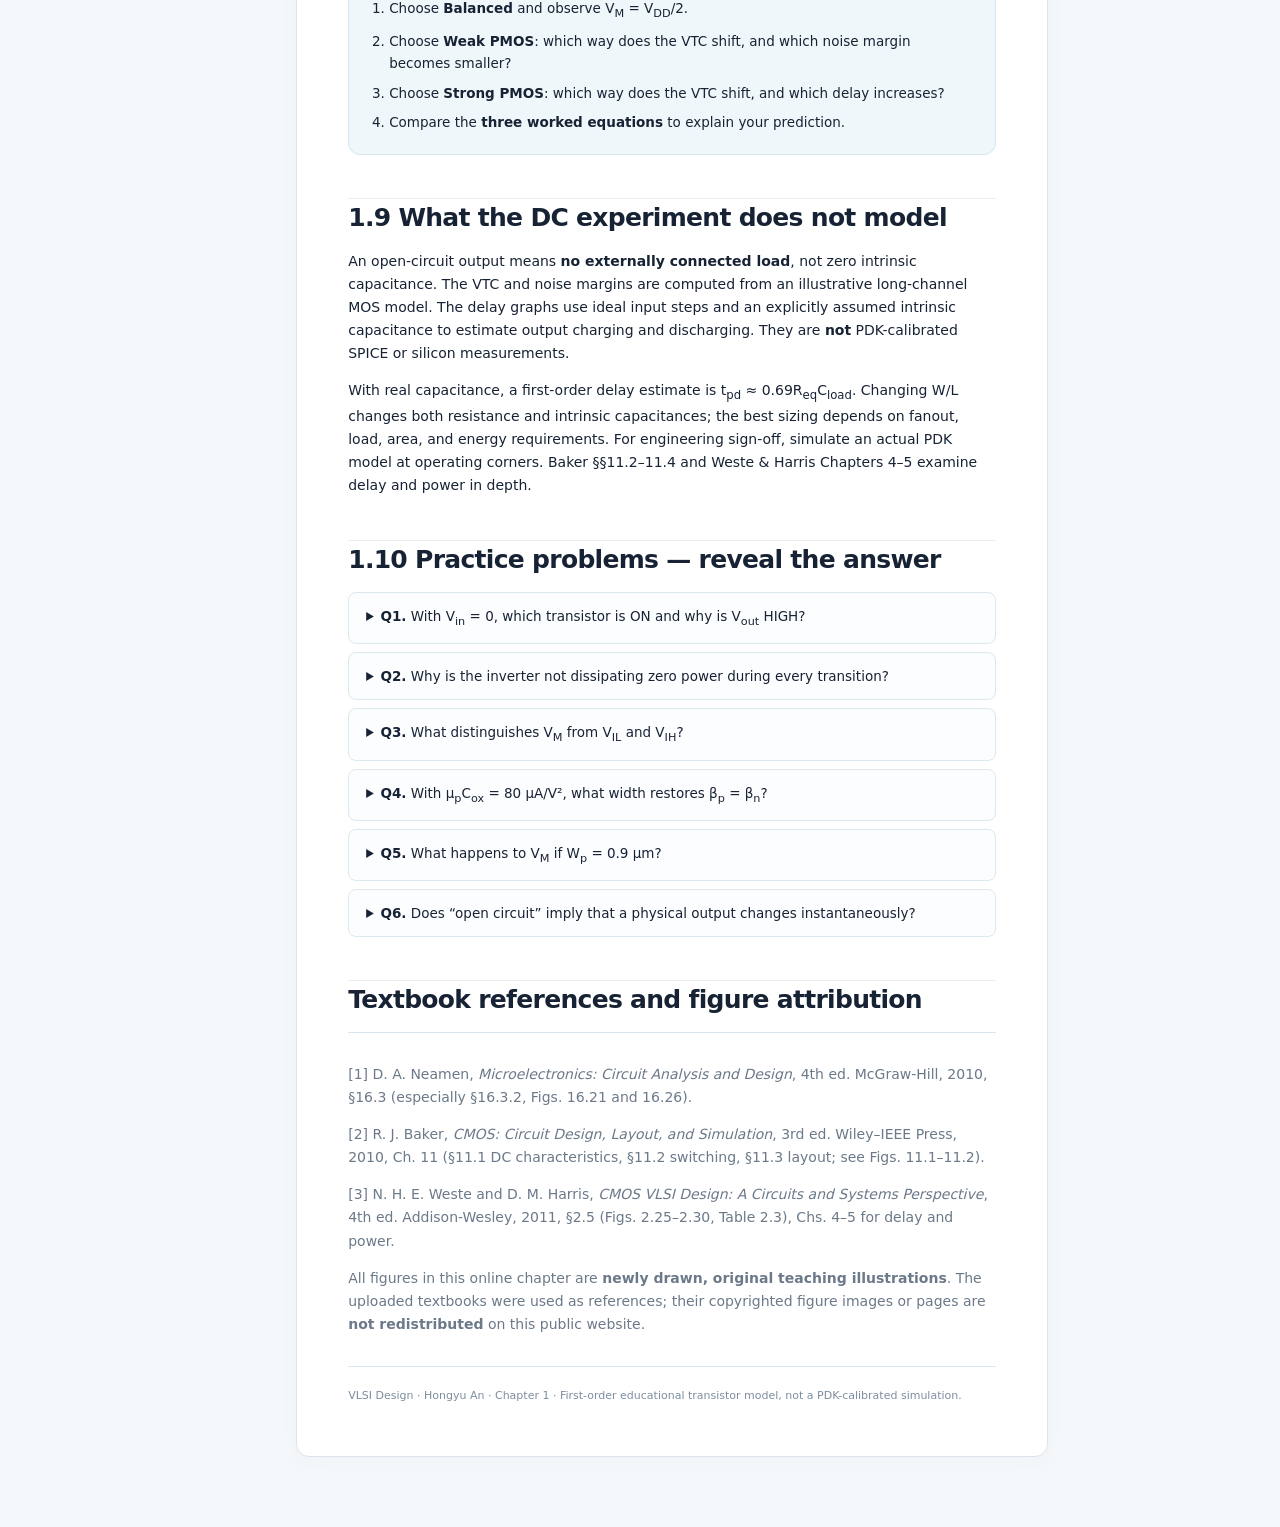
<file: chapters/01-cmos-inverter.html>
<!doctype html><html lang="en"><head><meta charset="utf-8"><meta name="viewport" content="width=device-width,initial-scale=1"><meta name="description" content="CMOS Inverter chapter of VLSI Design: transistor operation, regions, VTC, noise margins, beta ratio and interactive experiments"><title>Chapter 1 — CMOS Inverter | VLSI Design</title><link rel="stylesheet" href="../assets/book.css"></head><body>
<header class="site-head"><a class="brand" href="../index.html"><span class="logo">VI</span> VLSI Design</a><span class="strap">Interactive Textbook</span><nav class="topnav"><a href="../index.html">Home</a><a href="#overview">Chapter 1</a><a href="#lab" class="nav-lab">Live experiment</a></nav></header>
<div class="shell"><nav class="sidebar" aria-label="Textbook chapters"><div class="eyebrow">Textbook Contents</div><div class="book-nav"><a href="../index.html">Overview</a><div class="nav-label">Published chapters</div><a class="active" href="../chapters/01-cmos-inverter.html"><span class="nav-number">01</span>CMOS Inverter</a><a class="disabled"><span class="nav-number">02</span>CMOS Logic Gates · Planned</a><a class="disabled"><span class="nav-number">03</span>Delay and Timing · Planned</a><a class="disabled"><span class="nav-number">04</span>Dynamic Power · Planned</a><a class="disabled"><span class="nav-number">05</span>Sequential Circuits · Planned</a><a class="disabled"><span class="nav-number">06</span>Physical Design · Planned</a><div class="nav-label">Hands-on laboratories</div><a href="../labs/cmos-inverter.html"><span class="nav-number">L1</span>Live CMOS Inverter Lab ↗</a></div><div class="side-note">VLSI Design · Hongyu An<br>Separate from the Neuromorphic Embodied AI textbook.</div></nav><main class="content"><article class="paper textbook-chapter">
<span class="eyebrow" id="overview">Chapter 01 · Digital VLSI foundations</span><h1>The CMOS Inverter</h1><p class="lead">A CMOS inverter is the simplest complementary logic gate. It converts a LOW input to HIGH output and a HIGH input to LOW output, but understanding <em>why</em> it works requires looking at MOSFET conduction, output current, voltage-transfer characteristics, and transistor sizing.</p>
<div class="chapter-meta"><span class="pill">Reading + original diagrams</span><span class="pill">Worked design calculation</span><span class="pill">Live, editable simulator</span></div>
<div class="action-strip"><div><strong>Try the interactive CMOS inverter without leaving the chapter.</strong><div class="muted">Choose Weak, Balanced or Strong PMOS and compare VTC, noise margins, delays and worked equations.</div></div><a href="#lab" class="link-button">Go to live simulator ↓</a></div>
<div class="learning"><h3>What you will learn</h3><ol><li>Identify the complementary pull-up and pull-down paths and predict logic levels.</li><li>Determine MOSFET cutoff, linear (triode), and saturation operation.</li><li>Read a CMOS inverter voltage-transfer characteristic (VTC) and noise margins.</li><li>Compute the β ratio and size PMOS/NMOS to center the switching threshold.</li><li>Explain why strength imbalance moves the VTC and test the effect interactively.</li></ol></div>
<section class="chapter-toc"><h2>Contents of this chapter</h2><div class="toc-grid"><a href="#logic"><span class="toc-index">01</span>1.1 How CMOS inversion works</a><a href="#model"><span class="toc-index">02</span>1.2 MOSFET current models</a><a href="#regions"><span class="toc-index">03</span>1.3 Five operating regions</a><a href="#vtc"><span class="toc-index">04</span>1.4 VTC and noise margins</a><a href="#sizing"><span class="toc-index">05</span>1.5 Beta ratio and sizing</a><a href="#worked"><span class="toc-index">06</span>1.6 Worked sizing example</a><a href="#skew"><span class="toc-index">07</span>1.7 Sizing mismatch</a><a href="#lab"><span class="toc-index">08</span>1.8 Interactive lab</a><a href="#practical"><span class="toc-index">09</span>1.9 Physical limitations</a><a href="#questions"><span class="toc-index">10</span>1.10 Practice questions</a><a href="#references"><span class="toc-index">11</span>References</a></div></section>
<h2 id="logic">1.1 How a CMOS inverter works</h2>
<p>The circuit uses two complementary transistors: a <b>p-channel MOSFET (PMOS)</b> at the top and an <b>n-channel MOSFET (NMOS)</b> at the bottom. Their <em>gates</em> connect to the same input voltage, <em>V<sub>in</sub></em>, and their drains meet at <em>V<sub>out</sub></em>. The PMOS sources current from V<sub>DD</sub> when enabled; the NMOS sinks current to ground when enabled. <a href="#references">[1]–[3]</a></p>
<p class="callout"><b>Reading the transistor schematic:</b> The PMOS gate is marked by a small inversion bubble, while the NMOS gate has no bubble. The gate electrode is separated from the channel (there is no direct gate-to-drain connection). PMOS source is at V<sub>DD</sub>, NMOS source is at ground, and the two drain terminals form V<sub>out</sub>. The body terminals are omitted from this three-terminal drawing; PMOS bulk is tied to V<sub>DD</sub>, and NMOS bulk to GND.</p>
<figure class="textbook-figure"><img src="../assets/figures/fig-1-cmos-schematic.svg?v=20261115-symbolfix" alt="Figure 1.1 · Complementary transistor connection and logic behavior." loading="lazy" decoding="async"><figcaption><strong>Figure 1.1 · Complementary transistor connection and logic behavior.</strong><br>Concepts discussed in Neamen §16.3.2, Baker §11.1, and Weste & Harris §2.5.1. Original instructional drawing by the VLSI Design project; not a reproduction of a textbook figure.</figcaption></figure>
<figure class="textbook-figure"><img src="../assets/figures/fig-2-pull-up-pull-down.svg?v=20261115-symbolfix" alt="Figure 1.2 · Which transistor conducts? Two distinct DC logic states." loading="lazy" decoding="async"><figcaption><strong>Figure 1.2 · Which transistor conducts? Two distinct DC logic states.</strong><br>Based on the switching explanation in Baker Ch. 11 and Neamen §16.3. Original instructional drawing by the VLSI Design project; not a reproduction of a textbook figure.</figcaption></figure>
<table class="study-table"><thead><tr><th>Input</th><th>PMOS pull-up</th><th>NMOS pull-down</th><th>Stable output</th></tr></thead><tbody><tr><td><b>0 V (LOW)</b></td><td>ON</td><td>OFF</td><td>V<sub>DD</sub> (HIGH)</td></tr><tr><td><b>V<sub>DD</sub> (HIGH)</b></td><td>OFF</td><td>ON</td><td>0 V (LOW)</td></tr></tbody></table>
<p>For either ideal <em>steady</em> logic state, the conducting device connects the output to one rail while the other blocks a DC path between rails. Hence ideal static CMOS power is zero in these steady states. Real MOSFETs leak, and both devices conduct briefly during a slow input transition; zero static current is an approximation, not an absolute physical fact.</p>
<h2 id="model">1.2 MOSFET current models: the three regions</h2>
<p>VTC calculation begins with the MOSFET <b>square-law model</b>. For NMOS, define V<sub>OV,n</sub> = V<sub>GS,n</sub> − V<sub>TN</sub> and β<sub>n</sub> = μ<sub>n</sub>C<sub>ox</sub>W<sub>n</sub>/L<sub>n</sub>. An NMOS is <b>cut off</b> if V<sub>GS</sub> ≤ V<sub>TN</sub>; it is in the <b>linear (triode) region</b> if 0 &lt; V<sub>DS</sub> &lt; V<sub>OV,n</sub>; it is in <b>saturation</b> if V<sub>DS</sub> ≥ V<sub>OV,n</sub>. For PMOS the corresponding positive magnitudes are V<sub>SG</sub>, V<sub>SD</sub> and |V<sub>TP</sub>|.</p>
<div class="formula-panel"><h3>NMOS long-channel drain current (λ ≈ 0)</h3><div class="mathline">I<sub>Dn</sub> = 0 <span class="explain">(cutoff)</span></div><div class="mathline">I<sub>Dn</sub> = β<sub>n</sub>[ (V<sub>GS</sub> − V<sub>TN</sub>)V<sub>DS</sub> − ½V<sub>DS</sub><sup>2</sup> ] <span class="explain">(linear)</span></div><div class="mathline">I<sub>Dn</sub> = ½β<sub>n</sub>(V<sub>GS</sub> − V<sub>TN</sub>)<sup>2</sup> <span class="explain">(saturation)</span></div></div>
<p>PMOS current follows the same equations using |I<sub>Dp</sub>|, V<sub>SG</sub>, V<sub>SD</sub>, and |V<sub>TP</sub>|. These equations are useful for teaching and hand calculation; modern processes require compact models (such as BSIM) to account for short-channel effects. See Baker §§6.3, 9.1 and Weste & Harris §2.2.</p>
<div class="note"><b>Important modeling assumption</b><p>For a DC inverter with no external load, the steady output is determined by the current equality <b>I<sub>Dn</sub> = |I<sub>Dp</sub>|</b>. In the simulator, finite output resistance is approximated with a small channel-length modulation parameter to obtain a continuous VTC.</p></div>
<h2 id="regions">1.3 Five operating regions along the VTC</h2>
<p>As V<sub>in</sub> moves from 0 to V<sub>DD</sub>, the pair passes through five useful operating regions. This progression explains both the near-rail behavior and the steep center transition. Weste & Harris Table 2.3 provides a particularly useful five-region organization.</p>
<figure class="textbook-figure"><img src="../assets/figures/fig-3-vtc-five-regions.svg" alt="Figure 1.3 · Five regions of an illustrative inverter VTC." loading="lazy" decoding="async"><figcaption><strong>Figure 1.3 · Five regions of an illustrative inverter VTC.</strong><br>Teaching redrawing of the A–E region framework in Weste & Harris §2.5.1 and the current-balance explanation in Neamen §16.3.2. Original instructional drawing by the VLSI Design project; not a reproduction of a textbook figure.</figcaption></figure>
<table class="study-table"><thead><tr><th>Region</th><th>V<sub>in</sub> progression</th><th>NMOS</th><th>PMOS</th><th>What happens to V<sub>out</sub>?</th></tr></thead><tbody>
<tr><td><b>A</b></td><td>Low, below V<sub>TN</sub></td><td>Cutoff</td><td>Linear</td><td>Held near V<sub>DD</sub></td></tr>
<tr><td><b>B</b></td><td>Begins to rise above V<sub>TN</sub></td><td>Saturation</td><td>Linear</td><td>Starts to fall</td></tr>
<tr><td><b>C</b></td><td>Around switching point</td><td>Saturation</td><td>Saturation</td><td>Falls sharply</td></tr>
<tr><td><b>D</b></td><td>Approaches V<sub>DD</sub> − |V<sub>TP</sub>|</td><td>Linear</td><td>Saturation</td><td>Approaches ground</td></tr>
<tr><td><b>E</b></td><td>High</td><td>Linear</td><td>Cutoff</td><td>Near 0 V</td></tr></tbody></table>
<p>These regions are qualitative. The widths and boundaries of the center transition depend on device parameters; a matched ideal square-law inverter has a very sharp transition, while real short-channel transistors have finite gain and a less abrupt VTC.</p>
<h2 id="vtc">1.4 Voltage-transfer characteristic and noise margins</h2>
<p>The <b>voltage-transfer characteristic (VTC)</b> is the steady-state relationship V<sub>out</sub>(V<sub>in</sub>). It is not a time-domain waveform. V<sub>OH</sub> is the minimum valid HIGH output; V<sub>OL</sub> is the maximum valid LOW output. For an ideal unloaded inverter V<sub>OH</sub> ≈ V<sub>DD</sub>, V<sub>OL</sub> ≈ 0.</p>
<p>The <b>switching threshold V<sub>M</sub></b> is defined where the VTC crosses V<sub>out</sub> = V<sub>in</sub>. It is <em>not</em> the same as the low/high input thresholds V<sub>IL</sub> and V<sub>IH</sub>. For a differentiable VTC, those thresholds conventionally occur where the slope equals −1.</p>
<div class="formula-panel"><h3>Noise-margin definitions</h3><div class="mathline">NM<sub>L</sub> = V<sub>IL</sub> − V<sub>OL</sub></div><div class="mathline">NM<sub>H</sub> = V<sub>OH</sub> − V<sub>IH</sub></div><p class="muted">The ambiguous input region is V<sub>IL</sub> &lt; V<sub>in</sub> &lt; V<sub>IH</sub>. Higher margins mean greater tolerance to input noise.</p></div>
<figure class="textbook-figure"><img src="../assets/figures/fig-5-noise-margins.svg" alt="Figure 1.4 · Noise margins and the two unity-slope points." loading="lazy" decoding="async"><figcaption><strong>Figure 1.4 · Noise margins and the two unity-slope points.</strong><br>Consistent with Baker Fig. 11.2 and Weste & Harris §§2.5.1–2.5.3. Curves and annotations generated for this book. Original instructional drawing by the VLSI Design project; not a reproduction of a textbook figure.</figcaption></figure>
<h2 id="sizing">1.5 Transistor sizing and the β ratio</h2>
<p>Changing transistor width changes its current-drive parameter. At a fixed channel length, a wider device typically conducts more strongly under the same gate bias (within the scope of the square-law approximation). The pMOS charge carriers have lower mobility, so <b>the PMOS often needs a wider W/L</b> to match the NMOS. The exact width ratio is technology-dependent, not always 2.</p>
<div class="formula-panel"><h3>Relative pull-up and pull-down strengths</h3><div class="mathline" style="font-size:22px">β<sub>n</sub> = μ<sub>n</sub>C<sub>ox</sub>(W<sub>n</sub>/L<sub>n</sub>)</div><div class="mathline" style="font-size:22px">β<sub>p</sub> = μ<sub>p</sub>C<sub>ox</sub>(W<sub>p</sub>/L<sub>p</sub>)</div><div class="mathline">r = β<sub>p</sub>/β<sub>n</sub> = [ μ<sub>p</sub>C<sub>ox</sub>(W<sub>p</sub>/L<sub>p</sub>) ] / [ μ<sub>n</sub>C<sub>ox</sub>(W<sub>n</sub>/L<sub>n</sub>) ]</div></div>
<p>If V<sub>TN</sub> = |V<sub>TP</sub>| and the devices follow the saturation square law, the <b>balanced</b> choice β<sub>p</sub> = β<sub>n</sub> yields V<sub>M</sub> = V<sub>DD</sub>/2. This is one way to balance noise margins. It does not by itself guarantee equal rise/fall delays under all loads.</p>
<h2 id="worked">1.6 Worked example — choose PMOS width</h2>
<div class="note"><b>Design specification</b><p>Let V<sub>DD</sub> = 1.8 V; V<sub>TN</sub> = +0.4 V; V<sub>TP</sub> = −0.4 V; μ<sub>n</sub>C<sub>ox</sub> = 200 μA/V²; μ<sub>p</sub>C<sub>ox</sub> = 100 μA/V²; L<sub>n</sub> = L<sub>p</sub> = 0.18 μm; and W<sub>n</sub> = 0.9 μm. Find W<sub>p</sub> to obtain V<sub>M</sub> = V<sub>DD</sub>/2.</p></div>
<p><b>Step 1:</b> Since threshold magnitudes are equal, use β<sub>p</sub>/β<sub>n</sub> = 1 for the balanced design. Substitute all the parameters <em>directly</em>:</p>
<div class="mathbox"><div class="formula-actions"><b>Direct substitution (one expression)</b><button type="button" class="small-btn" data-copy="βp/βn = [μp·Cox·(Wp/Lp)]/[μn·Cox·(Wn/Ln)] = [100·(Wp/0.18)]/[200·(0.9/0.18)] = 1">Copy equation as text</button></div>
<math display="block"><mfrac><msub><mi>β</mi><mi>p</mi></msub><msub><mi>β</mi><mi>n</mi></msub></mfrac><mo>=</mo><mfrac><mrow><msub><mi>μ</mi><mi>p</mi></msub><msub><mi>C</mi><mi>ox</mi></msub><mo>(</mo><msub><mi>W</mi><mi>p</mi></msub><mo>/</mo><msub><mi>L</mi><mi>p</mi></msub><mo>)</mo></mrow><mrow><msub><mi>μ</mi><mi>n</mi></msub><msub><mi>C</mi><mi>ox</mi></msub><mo>(</mo><msub><mi>W</mi><mi>n</mi></msub><mo>/</mo><msub><mi>L</mi><mi>n</mi></msub><mo>)</mo></mrow></mfrac><mo>=</mo><mfrac><mrow><mn>100</mn><mo>(</mo><msub><mi>W</mi><mi>p</mi></msub><mo>/</mo><mn>0.18</mn><mo>)</mo></mrow><mrow><mn>200</mn><mo>(</mo><mn>0.9</mn><mo>/</mo><mn>0.18</mn><mo>)</mo></mrow></mfrac><mo>=</mo><mn>1</mn></math></div>
<p><b>Step 2:</b> Cancel the common length and isolate the PMOS width:</p><div class="answer-row"><span>W<sub>p</sub> = (200/100) × 0.9 = <strong>1.8 μm</strong></span><span class="pill">W<sub>p</sub>/W<sub>n</sub> = 2</span></div>
<p><b>Interpretation:</b> In this example μ<sub>n</sub>C<sub>ox</sub> is twice μ<sub>p</sub>C<sub>ox</sub>. A PMOS twice as wide therefore has approximately the same β. The 1.8-V supply sets the design target V<sub>M</sub> = 0.900 V; it cancels from this width calculation only because threshold magnitudes are matched.</p>
<h2 id="skew">1.7 When sizing is mismatched: VTC shifts</h2>
<p>Define r = β<sub>p</sub>/β<sub>n</sub>. A <b>weak PMOS (r &lt; 1)</b> shifts the VTC left, making the switching voltage lower. A <b>strong PMOS (r &gt; 1)</b> shifts it right. In Weste & Harris §2.5.2 these are discussed as LO-skew and HI-skew inverters.</p>
<div class="formula-panel"><h3>Switching threshold derived from saturation current balance</h3><div class="mathline">½β<sub>n</sub>(V<sub>M</sub> − V<sub>TN</sub>)<sup>2</sup> = ½β<sub>p</sub>(V<sub>DD</sub> − V<sub>M</sub> − |V<sub>TP</sub>|)<sup>2</sup></div><div class="mathline math-emphasis">V<sub>M</sub> = [ V<sub>TN</sub> + √r (V<sub>DD</sub> − |V<sub>TP</sub>|) ] / [ 1 + √r ]</div></div>
<figure class="textbook-figure"><img src="../assets/figures/fig-4-beta-skew.svg" alt="Figure 1.5 · Three original, model-generated VTC curves for different strength ratios." loading="lazy" decoding="async"><figcaption><strong>Figure 1.5 · Three original, model-generated VTC curves for different strength ratios.</strong><br>The behavior follows Weste & Harris §2.5.2, especially its discussion of beta-ratio effects (the source book uses Fig. 2.28). Original instructional drawing by the VLSI Design project; not a reproduction of a textbook figure.</figcaption></figure>
<table class="study-table"><thead><tr><th>W<sub>p</sub></th><th>r</th><th>V<sub>M</sub> (analytical)</th><th>Explanation</th></tr></thead><tbody><tr><td>0.9 μm</td><td>0.50</td><td>0.814 V</td><td>Weak PMOS → left shift</td></tr><tr><td>1.8 μm</td><td>1.00</td><td>0.900 V</td><td>Balanced</td></tr><tr><td>2.7 μm</td><td>1.50</td><td>0.950 V</td><td>Strong PMOS → right shift</td></tr></tbody></table>
<p>These switching thresholds are hand-calculation approximations. The interactive simulator includes a small channel-length modulation parameter to produce continuous DC curves; the displayed threshold may differ slightly.</p>
<h2 id="lab">1.8 Interactive laboratory — Design of Inverters</h2>
<div class="callout"><strong>Three preset designs. Three comparison graphs. Three worked cases.</strong><p>Select Weak PMOS (0.9 μm), Balanced (1.8 μm), or Strong PMOS (2.7 μm). Watch the VTC shift, measure t<sub>pHL</sub> and t<sub>pLH</sub> at the 50% input/output crossings, and measure output rise and fall times at 10%–90%. Noise margins remain listed in each calculation card. Each case shows the full beta-ratio, switching point, noise-margin, and intrinsic-delay calculations. No noise-margin bar chart, sliders, or extra quiz panels.</p></div>
<div class="activity activity-expanded"><div class="activity-head"><h3>Design of Inverters · Interactive Experiment 1</h3><a href="../labs/cmos-inverter.html" target="_blank" rel="noopener">Open full-page experiment ↗</a></div><iframe src="../labs/cmos-inverter.html" title="Design of Inverters three-case comparison" loading="eager" scrolling="yes" allowfullscreen></iframe></div>
<div class="lab-tasks"><h3>Classroom discussion</h3><ol><li>Choose <strong>Balanced</strong> and observe V<sub>M</sub> = V<sub>DD</sub>/2.</li><li>Choose <strong>Weak PMOS</strong>: which way does the VTC shift, and which noise margin becomes smaller?</li><li>Choose <strong>Strong PMOS</strong>: which way does the VTC shift, and which delay increases?</li><li>Compare the <strong>three worked equations</strong> to explain your prediction.</li></ol></div>
<h2 id="practical">1.9 What the DC experiment does not model</h2>
<p>An open-circuit output means <strong>no externally connected load</strong>, not zero intrinsic capacitance. The VTC and noise margins are computed from an illustrative long-channel MOS model. The delay graphs use ideal input steps and an explicitly assumed intrinsic capacitance to estimate output charging and discharging. They are <strong>not</strong> PDK-calibrated SPICE or silicon measurements.</p>
<p>With real capacitance, a first-order delay estimate is t<sub>pd</sub> ≈ 0.69R<sub>eq</sub>C<sub>load</sub>. Changing W/L changes both resistance and intrinsic capacitances; the best sizing depends on fanout, load, area, and energy requirements. For engineering sign-off, simulate an actual PDK model at operating corners. Baker §§11.2–11.4 and Weste & Harris Chapters 4–5 examine delay and power in depth.</p>
<h2 id="questions">1.10 Practice problems — reveal the answer</h2>
<div class="questions"><details><summary><b>Q1.</b> With V<sub>in</sub> = 0, which transistor is ON and why is V<sub>out</sub> HIGH?</summary><p>The PMOS gate is low relative to its source at V<sub>DD</sub>, so PMOS is ON; NMOS is OFF. The PMOS connects the output to V<sub>DD</sub>.</p></details>
<details><summary><b>Q2.</b> Why is the inverter not dissipating zero power during every transition?</summary><p>For part of the input transition, both transistors conduct, creating a short-circuit path; charging and discharging parasitic capacitances also consumes energy.</p></details>
<details><summary><b>Q3.</b> What distinguishes V<sub>M</sub> from V<sub>IL</sub> and V<sub>IH</sub>?</summary><p>V<sub>M</sub> is where V<sub>out</sub> = V<sub>in</sub>. V<sub>IL</sub> and V<sub>IH</sub> are the two unity-magnitude-slope points on the VTC (dV<sub>out</sub>/dV<sub>in</sub> = −1) used in defining noise margins.</p></details>
<details><summary><b>Q4.</b> With μ<sub>p</sub>C<sub>ox</sub> = 80 μA/V², what width restores β<sub>p</sub> = β<sub>n</sub>?</summary><p>W<sub>p</sub> = [200/80] × 0.9 = 2.25 μm when both channel lengths are equal.</p></details>
<details><summary><b>Q5.</b> What happens to V<sub>M</sub> if W<sub>p</sub> = 0.9 μm?</summary><p>r = 0.5, so V<sub>M</sub> ≈ 0.814 V from the long-channel equation. The VTC shifts left.</p></details>
<details><summary><b>Q6.</b> Does “open circuit” imply that a physical output changes instantaneously?</summary><p>No. Open circuit excludes an external load but not intrinsic device and wiring parasitics, so physical transients still have finite delay.</p></details></div>
<h2 id="references">Textbook references and figure attribution</h2>
<div class="refs"><p>[1] D. A. Neamen, <i>Microelectronics: Circuit Analysis and Design</i>, 4th ed. McGraw-Hill, 2010, §16.3 (especially §16.3.2, Figs. 16.21 and 16.26).</p><p>[2] R. J. Baker, <i>CMOS: Circuit Design, Layout, and Simulation</i>, 3rd ed. Wiley–IEEE Press, 2010, Ch. 11 (§11.1 DC characteristics, §11.2 switching, §11.3 layout; see Figs. 11.1–11.2).</p><p>[3] N. H. E. Weste and D. M. Harris, <i>CMOS VLSI Design: A Circuits and Systems Perspective</i>, 4th ed. Addison-Wesley, 2011, §2.5 (Figs. 2.25–2.30, Table 2.3), Chs. 4–5 for delay and power.</p><p>All figures in this online chapter are <b>newly drawn, original teaching illustrations</b>. The uploaded textbooks were used as references; their copyrighted figure images or pages are <b>not redistributed</b> on this public website.</p></div>
<div class="footer">VLSI Design · Hongyu An · Chapter 1 · First-order educational transistor model, not a PDK-calibrated simulation.</div>
</article></main><aside class="page-toc" aria-label="On this page"><div class="eyebrow">Chapter navigation</div><a href="#overview">Chapter overview</a><a href="#logic">1.1 How CMOS inversion works</a><a href="#model">1.2 MOSFET current models</a><a href="#regions">1.3 Five operating regions</a><a href="#vtc">1.4 VTC and noise margins</a><a href="#sizing">1.5 Beta ratio and sizing</a><a href="#worked">1.6 Worked sizing example</a><a href="#skew">1.7 Sizing mismatch</a><a href="#lab">1.8 Interactive lab</a><a href="#practical">1.9 Physical limitations</a><a href="#questions">1.10 Practice questions</a><a href="#references">References</a></aside></div>
<script>(function(){document.querySelectorAll('[data-copy]').forEach(button=>button.addEventListener('click',async()=>{const text=button.dataset.copy;try{await navigator.clipboard.writeText(text);button.textContent='Copied!'}catch(e){const a=document.createElement('textarea');a.value=text;document.body.appendChild(a);a.select();document.execCommand('copy');a.remove();button.textContent='Copied!'}setTimeout(()=>button.textContent='Copy equation as text',1900)}))})()</script><script>
// The embedded lab grows when its interactive measurement and quiz panels expand.
window.addEventListener('message', function (event) {
  if (event.origin !== window.location.origin || !event.data || event.data.type !== 'vlsi-lab-height') return;
  document.querySelectorAll('iframe[src*="cmos-inverter.html"]').forEach(function (frame) {
    if (event.source !== frame.contentWindow) return;
    var height = Number(event.data.height);
    if (Number.isFinite(height)) frame.style.height = Math.min(6000, Math.max(1000, height + 28)) + 'px';
  });
});
</script>
</body></html>
</file>
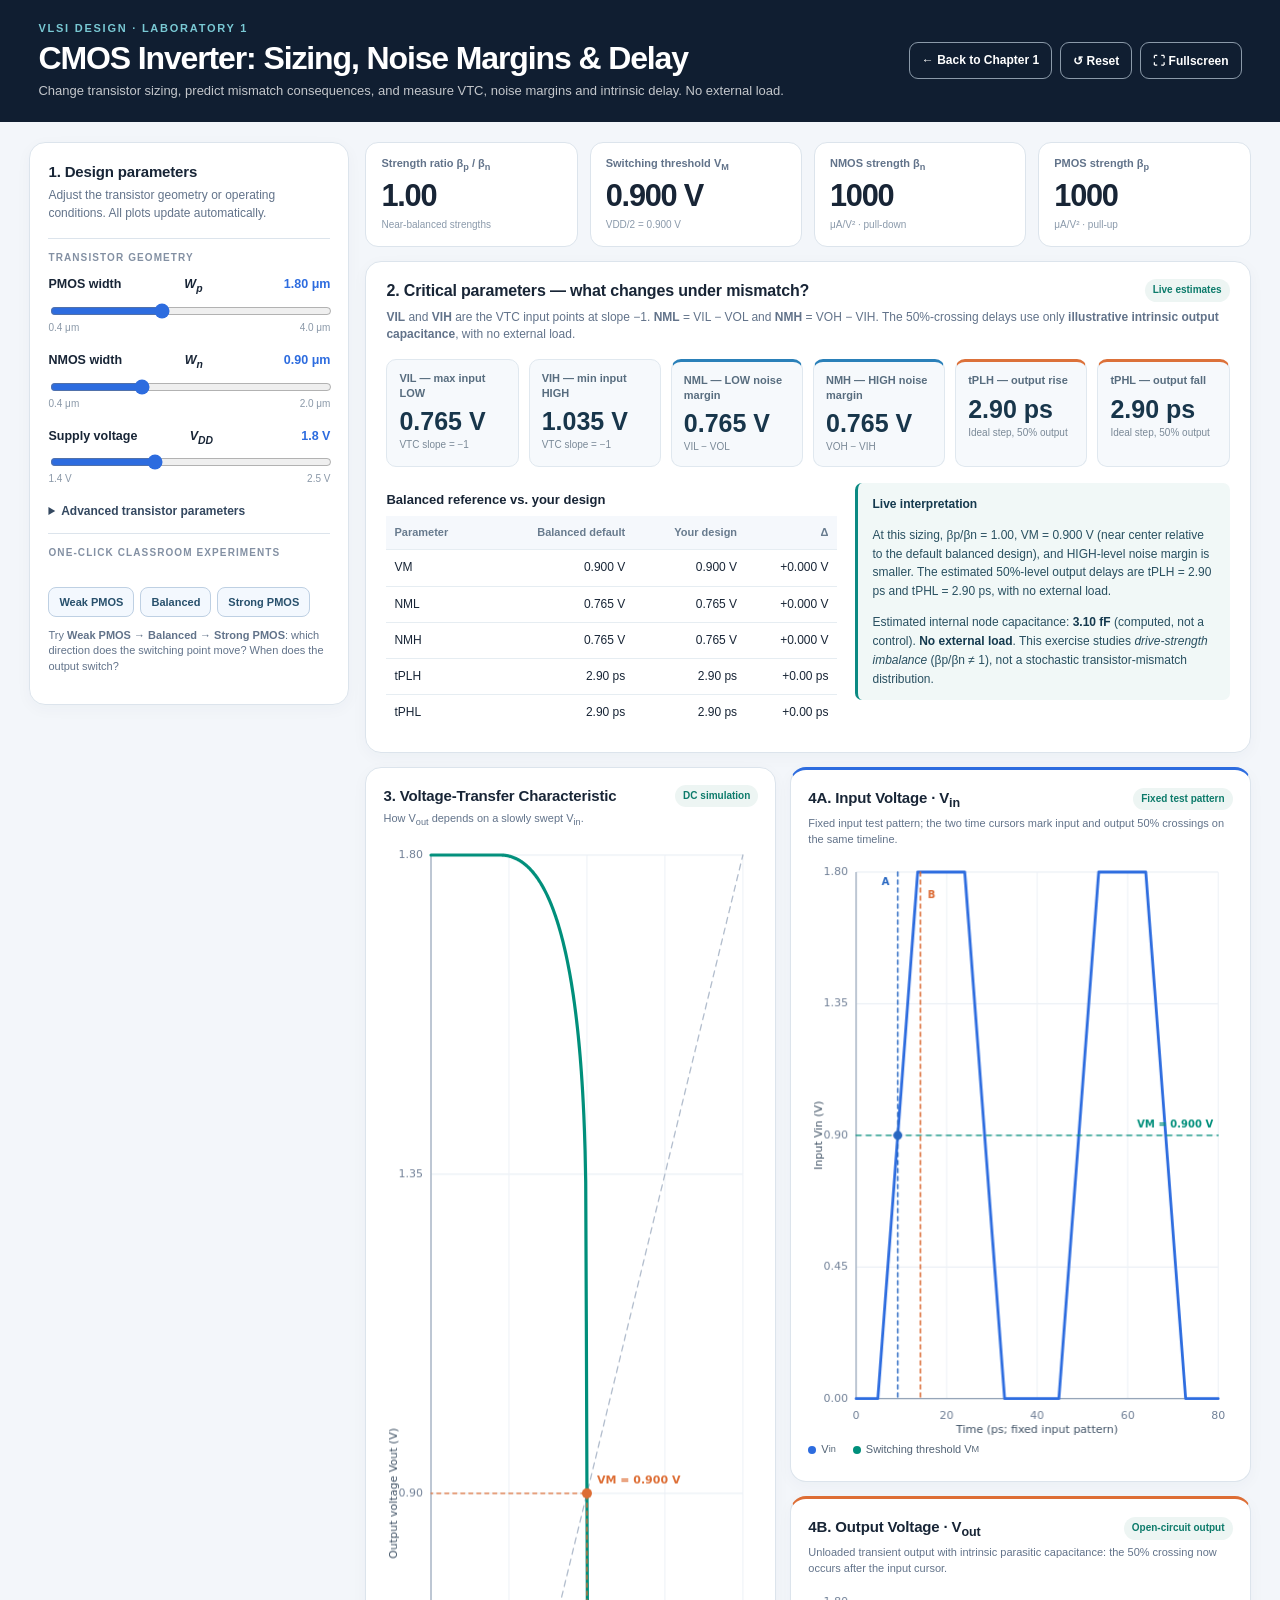
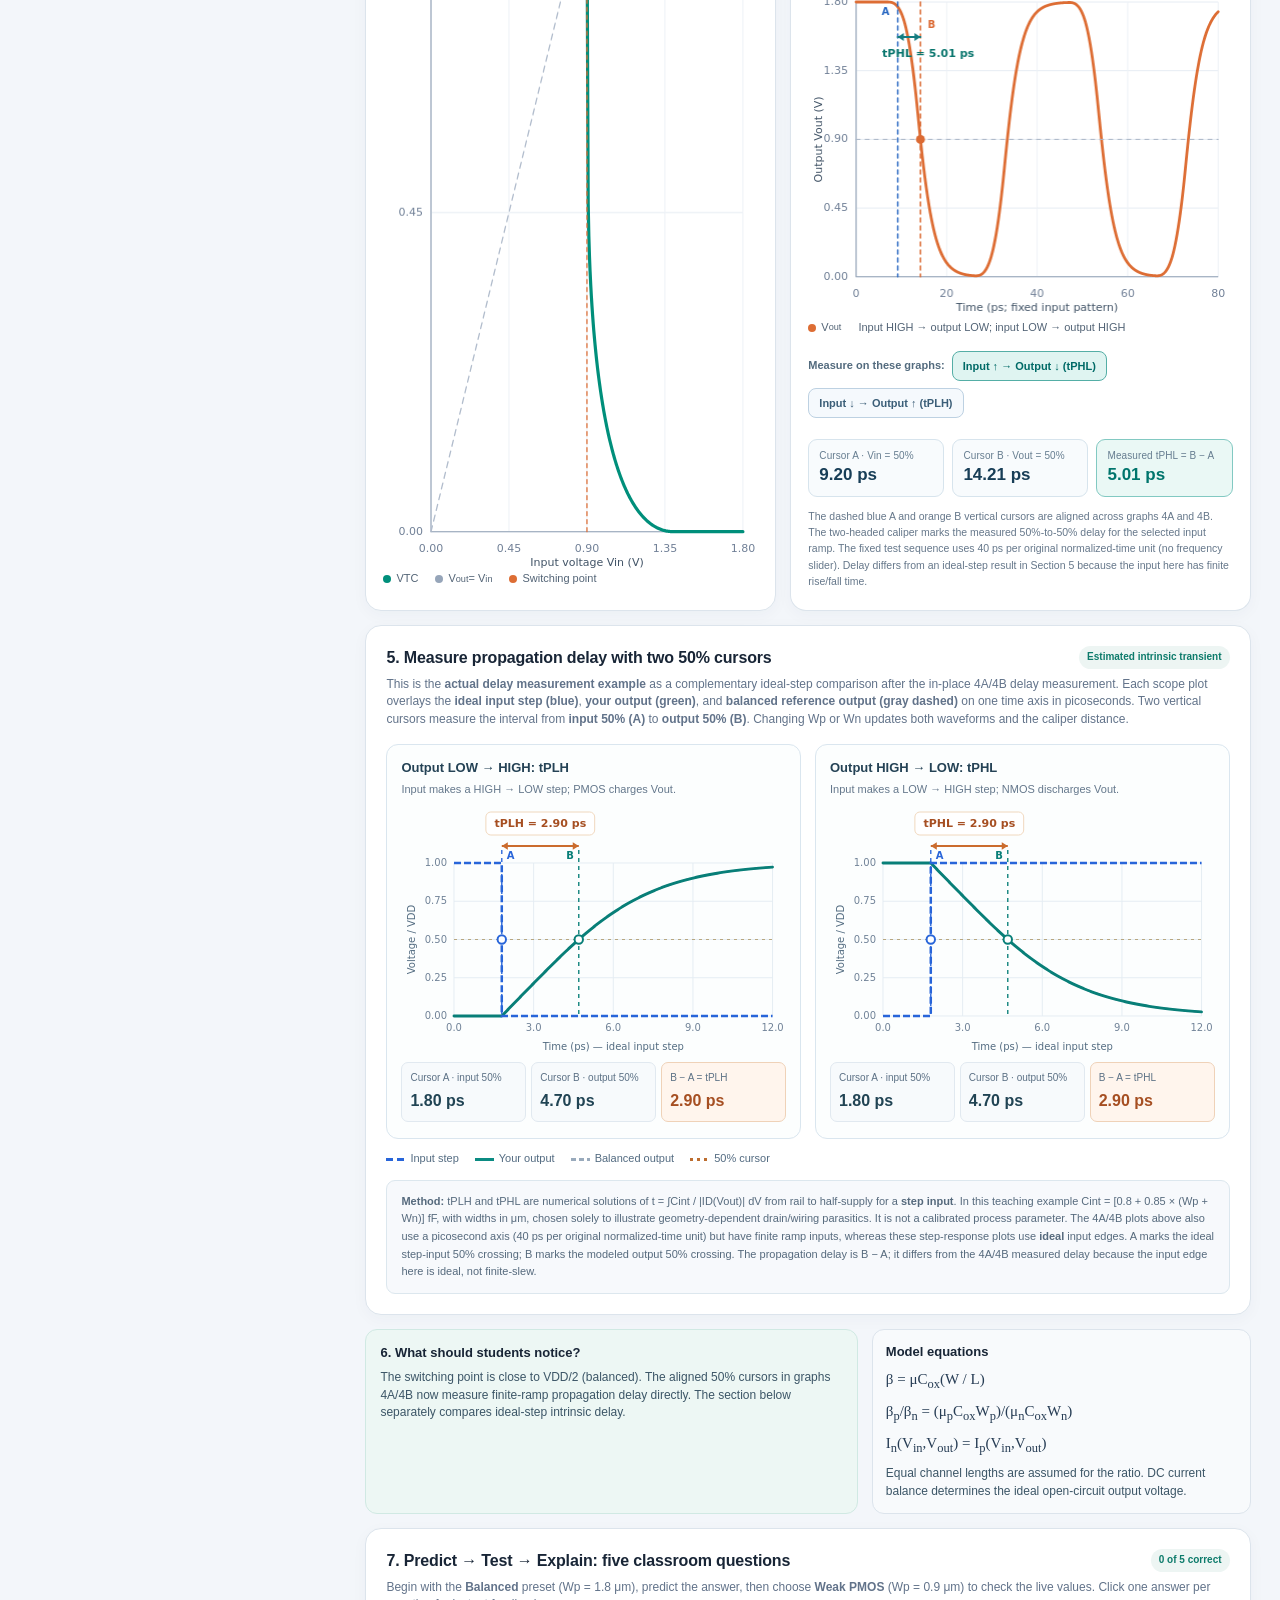
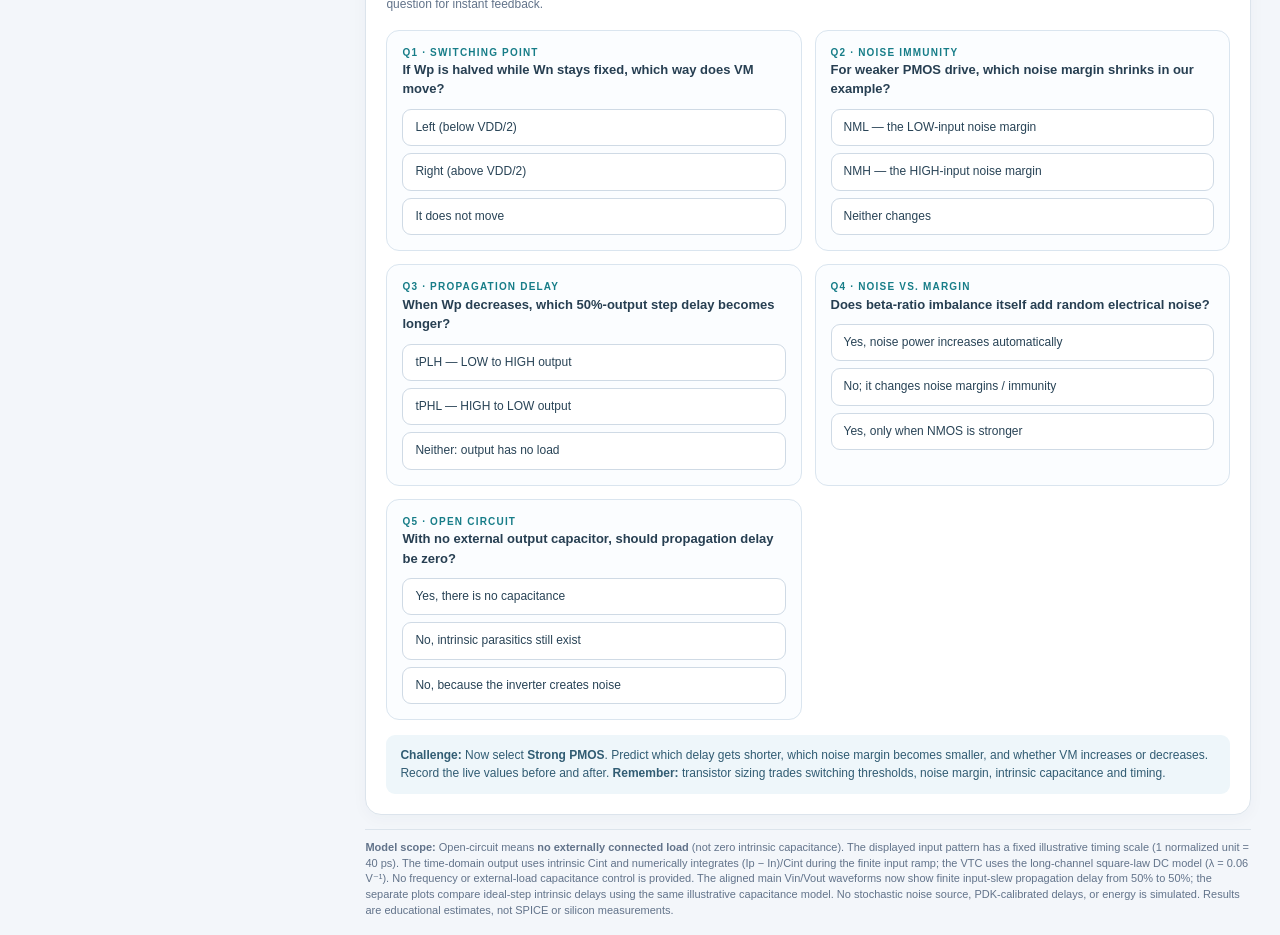
<file: labs/cmos-inverter-advanced.html>
<!doctype html>
<html lang="en">
<head>
<meta charset="utf-8" />
<meta name="viewport" content="width=device-width, initial-scale=1" />
<title>Interactive CMOS Inverter Lab | VLSI Design</title>
<style>
  :root{--bg:#f3f6fa;--paper:#fff;--ink:#182536;--muted:#62738a;--line:#dce4ec;--blue:#2d6cdf;--orange:#dd6d34;--teal:#008f7b;--gold:#f0b544;--panel:#f8fafc}
  *{box-sizing:border-box}
  body{margin:0;background:var(--bg);color:var(--ink);font-family:Inter,ui-sans-serif,-apple-system,BlinkMacSystemFont,"Segoe UI",Arial,sans-serif;line-height:1.44}
  .top{background:#101e31;color:white;padding:21px clamp(16px,3vw,40px);display:flex;justify-content:space-between;align-items:center;gap:14px;flex-wrap:wrap}
  .kicker{color:#79c9d4;text-transform:uppercase;font-size:11px;letter-spacing:.16em;font-weight:800;margin-bottom:3px}
  h1{font-size:clamp(22px,2.5vw,34px);line-height:1.16;letter-spacing:-.035em;margin:0}
  .tagline{font-size:13px;opacity:.75;margin-top:5px}
  .top-actions{display:flex;gap:8px}
  button{font-family:inherit;cursor:pointer}
  .action{border:1px solid #8b9aa9;color:#fff;background:transparent;border-radius:9px;padding:9px 12px;font-weight:650;font-size:12px}
  .action:hover{background:#ffffff22}
  .frame{max-width:1580px;padding:20px clamp(12px,2.3vw,32px) 34px;margin:0 auto;display:grid;grid-template-columns:minmax(275px,320px) minmax(0,1fr);gap:16px}
  .panel,.card{background:var(--paper);border:1px solid var(--line);border-radius:16px;box-shadow:0 4px 16px rgba(30,54,85,.035)}
  .panel{padding:18px;align-self:start;position:sticky;top:12px;max-height:calc(100vh - 24px);overflow-y:auto;overscroll-behavior:contain;z-index:7;scrollbar-width:thin}
  .panel:focus-within{box-shadow:0 5px 22px rgba(16,60,100,.13)}
  .float-params,.close-params{display:none}
  .timing-select{display:flex;flex-wrap:wrap;gap:7px;margin:9px 0 11px;align-items:center}
  .timing-select button{border:1px solid #bdd1e2;background:#f5f9fd;border-radius:8px;padding:8px 10px;font-weight:720;color:#3b5e78;font-size:11px}
  .timing-select button[aria-pressed="true"]{background:#dff4f1;border-color:#54aea6;color:#006a67}
  .scope-readout{display:grid;grid-template-columns:repeat(3,minmax(0,1fr));gap:8px;margin:10px 0 5px}
  .scope-readout .readout-cell{border:1px solid #d7e4ed;background:#f8fbfd;border-radius:9px;padding:9px 10px;min-width:0}
  .scope-readout small{display:block;font-size:10px;color:#667d90;letter-spacing:.01em;white-space:normal}
  .scope-readout strong{display:block;font-size:17px;line-height:1.4;color:#183e57;font-variant-numeric:tabular-nums;white-space:nowrap}
  .scope-readout .readout-cell:last-child{border-color:#82c9c2;background:#eaf8f5}
  .scope-readout .readout-cell:last-child strong{color:#00756c}
  .scope-note{font-size:10.5px;color:#65778a;line-height:1.55;margin:6px 0 4px}
  .is-embedded .panel{position:relative;top:auto;will-change:transform}

  .panel h2,.card h2{font-size:15px;margin:0;font-weight:750;letter-spacing:-.01em}
  .panel-intro{font-size:12px;color:var(--muted);margin:5px 0 16px}
  .control{margin-bottom:16px}
  .control label{display:flex;justify-content:space-between;gap:8px;font-size:12.5px;font-weight:650;margin-bottom:7px;align-items:baseline}
  .control output{font-variant-numeric:tabular-nums;color:var(--blue);font-weight:800;min-width:65px;text-align:right}
  input[type=range]{display:block;width:100%;accent-color:var(--blue);cursor:pointer;touch-action:pan-y}
  .range-label{font-size:10px;display:flex;justify-content:space-between;color:#8a98a8;margin-top:2px}
  .group-label{text-transform:uppercase;letter-spacing:.11em;font-size:10px;color:#8390a3;font-weight:800;padding:12px 0 10px;border-top:1px solid var(--line);margin-top:4px}
  .group-label:first-child{border-top:0;padding-top:0}
  .presets{display:flex;gap:6px;margin-top:16px;flex-wrap:wrap}
  .preset{border:1px solid #bed0e3;color:#28506c;border-radius:8px;padding:8px 10px;background:#f3f8fe;font-size:11px;font-weight:700}
  .preset:hover{background:#e5f1fe}
  details{font-size:12px}
  details summary{cursor:pointer;font-weight:750;color:#344860;user-select:none;margin:2px 0 9px}
  details[open] summary{margin-bottom:12px}
  .main{display:flex;flex-direction:column;gap:14px;min-width:0}
  .metrics{display:grid;grid-template-columns:repeat(4,minmax(0,1fr));gap:12px}
  .metric{padding:13px 15px;background:var(--paper);border:1px solid var(--line);border-radius:13px;min-width:0}
  .metric .k{font-size:11px;color:var(--muted);font-weight:660;white-space:nowrap}
  .metric .v{font-size:clamp(22px,2.4vw,32px);font-weight:800;letter-spacing:-.04em;font-variant-numeric:tabular-nums;margin-top:3px;line-height:1.25;white-space:nowrap}
  .metric .s{font-size:10px;color:#8b9aab;margin-top:3px}
  .plots{display:grid;grid-template-columns:minmax(0,1fr) minmax(0,1.12fr);gap:14px;align-items:stretch}
  .plots > .card:first-child{display:flex;flex-direction:column}
  .plots > .card:first-child .plot-wrap{flex:1;height:auto;min-height:390px}
  .signal-stack{display:grid;grid-template-rows:1fr 1fr;gap:14px;min-width:0}
  .signal-card{display:flex;flex-direction:column;gap:0}
  .signal-card .plot-wrap{height:clamp(150px,15vw,186px);flex:1;min-height:145px}
  .signal-card .legend{margin-top:4px}
  .signal-card.input-card{border-top:3px solid var(--blue)}
  .signal-card.output-card{border-top:3px solid var(--orange)}
  .card{padding:17px;min-width:0;position:relative}
  .head-row{display:flex;justify-content:space-between;gap:12px;align-items:center;flex-wrap:wrap}
  .pill{border-radius:22px;background:#edf5f3;color:#0d7b6b;padding:4px 8px;font-size:10px;font-weight:800;white-space:nowrap}
  .subtitle{font-size:11px;color:var(--muted);margin:4px 0 8px}
  .plot-wrap{height:clamp(395px,36vw,490px);position:relative}
  canvas{display:block;width:100%;height:100%}
  .legend{display:flex;align-items:center;gap:17px;flex-wrap:wrap;font-size:11px;color:#536476;margin:0 0 6px}
  .dot{display:inline-block;width:8px;height:8px;border-radius:100%;margin-right:5px}
  .legend span{display:flex;align-items:center}
  .osc-vals{display:flex;gap:11px;font-variant-numeric:tabular-nums;font-size:12px;margin:2px 0 4px}
  .osc-vals b{font-size:13px}
  .below{display:grid;grid-template-columns:1.3fr 1fr;gap:14px}
  .finding{background:#edf7f4;border:1px solid #d0e9e3;border-radius:12px;padding:14px}
  .finding h3,.model h3{font-size:13px;margin:0 0 7px}
  .finding p,.model p{font-size:12px;color:#3c5667;margin:0}
  .model{padding:13px;border:1px solid var(--line);border-radius:12px;background:var(--panel)}
  .math{font-family:Cambria,"STIX Two Text",Georgia,serif;color:#263c54;font-size:15px;margin:8px 0;overflow-wrap:anywhere}
  .muted{font-size:11px;color:var(--muted)}
  .wide{grid-column:1/-1}
  .foot{font-size:11px;color:var(--muted);border-top:1px solid var(--line);padding-top:10px}
  .smallbtn{background:#edf3ff;color:#285da9;border:1px solid #cce0ff;padding:7px 10px;border-radius:8px;font-weight:700;font-size:11px}
  @media(max-width:1050px){.frame{grid-template-columns:290px 1fr}.plots,.below{grid-template-columns:1fr}.metrics{grid-template-columns:repeat(2,1fr)}.plot-wrap{height:320px}.plots > .card:first-child .plot-wrap{height:320px;min-height:320px}.signal-card .plot-wrap{height:190px}}
  @media(max-width:750px){
    .float-params{display:block;position:fixed;left:10px;bottom:18px;background:#10516d;color:white;border:0;border-radius:12px;padding:13px 15px;box-shadow:0 5px 24px #102c4960;font-weight:780;font-size:12px;z-index:60}
    .close-params{display:block;float:right;background:#eff5f8;border:1px solid #d3e1e8;border-radius:8px;padding:5px 8px;font-size:12px}
    .panel,.is-embedded .panel{position:fixed;left:0;top:0;bottom:0;width:min(88vw,350px);height:100vh;max-height:100vh;overflow-y:auto;border-radius:0 18px 18px 0;z-index:75;transform:translateX(-110%);transition:transform .2s ease;box-shadow:0 12px 30px #152d4660}
    .panel.panel-open,.is-embedded .panel.panel-open{transform:translateX(0)!important}
    body.panel-open::after{content:"";position:fixed;inset:0;background:#10233e70;z-index:70}
    .scope-readout{grid-template-columns:repeat(3,minmax(0,1fr));gap:5px}.scope-readout .readout-cell{padding:7px 6px}.scope-readout strong{font-size:13px}
    .frame{grid-template-columns:1fr}.metrics{grid-template-columns:repeat(2,1fr)}.plots{grid-template-columns:1fr}.below{grid-template-columns:1fr}.panel{order:1}.main{order:2}.plot-wrap{height:290px}.plots > .card:first-child .plot-wrap{height:290px;min-height:290px}}
  @media print {.top-actions,.presets{display:none} .frame{display:block}.panel{break-after:page}.card{break-inside:avoid}body{background:white}}
</style>
<link rel="stylesheet" href="mismatch-exercise.css">
</head>
<body>
<header class="top">
  <div><div class="kicker">VLSI DESIGN · LABORATORY 1</div><h1>CMOS Inverter: Sizing, Noise Margins & Delay</h1><div class="tagline">Change transistor sizing, predict mismatch consequences, and measure VTC, noise margins and intrinsic delay. No external load.</div></div>
  <div class="top-actions"><a class="action" style="text-decoration:none" href="../chapters/01-cmos-inverter.html">← Back to Chapter 1</a><button type="button" class="action" id="resetTop">↺ Reset</button><button type="button" class="action" id="fullScreen">⛶ Fullscreen</button></div>
</header>
<div class="frame">
<button type="button" id="openParams" class="float-params" aria-expanded="false" aria-controls="designPanel">⚙ Design parameters</button>
<aside class="panel" id="designPanel" aria-label="Adjustable design parameters">
  <button type="button" class="close-params" id="closeParams" aria-label="Close design parameters">✕ Close</button>
  <h2>1. Design parameters</h2>
  <p class="panel-intro">Adjust the transistor geometry or operating conditions. All plots update automatically.</p>
  <div class="group-label">Transistor geometry</div>
  <div class="control"><label for="wp">PMOS width <i>W<sub>p</sub></i><output id="wpOut"></output></label><input id="wp" type="range" min="0.4" max="4.0" step="0.05" value="1.8"/><div class="range-label"><span>0.4 μm</span><span>4.0 μm</span></div></div>
  <div class="control"><label for="wn">NMOS width <i>W<sub>n</sub></i><output id="wnOut"></output></label><input id="wn" type="range" min="0.4" max="2.0" step="0.05" value="0.9"/><div class="range-label"><span>0.4 μm</span><span>2.0 μm</span></div></div>
  <div class="control"><label for="vdd">Supply voltage <i>V<sub>DD</sub></i><output id="vddOut"></output></label><input id="vdd" type="range" min="1.4" max="2.5" step="0.1" value="1.8"/><div class="range-label"><span>1.4 V</span><span>2.5 V</span></div></div>
  <details>
    <summary>Advanced transistor parameters</summary>
    <div class="control"><label for="mn">μ<sub>n</sub>C<sub>ox</sub><output id="mnOut"></output></label><input id="mn" type="range" min="100" max="300" step="10" value="200"/></div>
    <div class="control"><label for="mp">μ<sub>p</sub>C<sub>ox</sub><output id="mpOut"></output></label><input id="mp" type="range" min="50" max="200" step="5" value="100"/></div>
    <div class="control"><label for="vtn">NMOS threshold V<sub>TN</sub><output id="vtnOut"></output></label><input id="vtn" type="range" min="0.2" max="0.6" step="0.02" value="0.4"/></div>
    <div class="control"><label for="vtp">PMOS threshold |V<sub>TP</sub>|<output id="vtpOut"></output></label><input id="vtp" type="range" min="0.2" max="0.6" step="0.02" value="0.4"/></div>
    <div class="control"><label for="length">Both channel lengths L<output id="lengthOut"></output></label><input id="length" type="range" min="0.12" max="0.30" step="0.01" value="0.18"/></div>
  </details>
  <div class="group-label">One-click classroom experiments</div>
  <div class="presets"><button class="preset" data-preset="weak">Weak PMOS</button><button class="preset" data-preset="balanced">Balanced</button><button class="preset" data-preset="strong">Strong PMOS</button></div>
  <p class="muted" style="margin-top:11px">Try <b>Weak PMOS → Balanced → Strong PMOS</b>: which direction does the switching point move? When does the output switch?</p>
</aside>
<main class="main">
  <section class="metrics" aria-label="Live circuit measurements">
    <div class="metric"><div class="k">Strength ratio β<sub>p</sub> / β<sub>n</sub></div><div class="v" id="ratioStat">1.00</div><div class="s" id="strengthLabel">Balanced strengths</div></div>
    <div class="metric"><div class="k">Switching threshold V<sub>M</sub></div><div class="v" id="vmStat">0.900 V</div><div class="s" id="vmLabel">VDD/2 = 0.900 V</div></div>
    <div class="metric"><div class="k">NMOS strength β<sub>n</sub></div><div class="v" id="bnStat">1000</div><div class="s">μA/V² · pull-down</div></div>
    <div class="metric"><div class="k">PMOS strength β<sub>p</sub></div><div class="v" id="bpStat">1000</div><div class="s">μA/V² · pull-up</div></div>
  </section>
  <section class="card diagnostics" aria-label="Critical sizing metrics">
    <div class="head-row"><h2>2. Critical parameters — what changes under mismatch?</h2><span class="pill">Live estimates</span></div>
    <p class="intro"><b>VIL</b> and <b>VIH</b> are the VTC input points at slope −1. <b>NML</b> = VIL − VOL and <b>NMH</b> = VOH − VIH. The 50%-crossing delays use only <b>illustrative intrinsic output capacitance</b>, with no external load.</p>
    <div class="diagnostic-grid">
      <div class="diagnostic"><div class="key">VIL — max input LOW</div><div class="number" id="vilMetric">—</div><div class="detail">VTC slope = −1</div></div>
      <div class="diagnostic"><div class="key">VIH — min input HIGH</div><div class="number" id="vihMetric">—</div><div class="detail">VTC slope = −1</div></div>
      <div class="diagnostic"><div class="key">NML — LOW noise margin</div><div class="number" id="nmlMetric">—</div><div class="detail">VIL − VOL</div></div>
      <div class="diagnostic"><div class="key">NMH — HIGH noise margin</div><div class="number" id="nmhMetric">—</div><div class="detail">VOH − VIH</div></div>
      <div class="diagnostic"><div class="key">tPLH — output rise</div><div class="number" id="tplhMetric">—</div><div class="detail">Ideal step, 50% output</div></div>
      <div class="diagnostic"><div class="key">tPHL — output fall</div><div class="number" id="tphlMetric">—</div><div class="detail">Ideal step, 50% output</div></div>
    </div>
    <div class="scenario">
      <div><h3 style="font-size:13px;margin:8px 0 6px">Balanced reference vs. your design</h3>
        <table class="compare-table"><thead><tr><th>Parameter</th><th>Balanced default</th><th>Your design</th><th>Δ</th></tr></thead><tbody>
          <tr><td>VM</td><td id="comparison-vm-base"></td><td id="comparison-vm-now"></td><td id="comparison-vm-delta"></td></tr>
          <tr><td>NML</td><td id="comparison-nml-base"></td><td id="comparison-nml-now"></td><td id="comparison-nml-delta"></td></tr>
          <tr><td>NMH</td><td id="comparison-nmh-base"></td><td id="comparison-nmh-now"></td><td id="comparison-nmh-delta"></td></tr>
          <tr><td>tPLH</td><td id="comparison-tplh-base"></td><td id="comparison-tplh-now"></td><td id="comparison-tplh-delta"></td></tr>
          <tr><td>tPHL</td><td id="comparison-tphl-base"></td><td id="comparison-tphl-now"></td><td id="comparison-tphl-delta"></td></tr>
        </tbody></table></div>
      <div class="scenario-note"><b>Live interpretation</b><p id="currentInference">Changing sizing updates the comparison.</p><p style="margin-bottom:0">Estimated internal node capacitance: <b id="capEstimate">—</b> (computed, not a control). <b>No external load</b>. This exercise studies <i>drive-strength imbalance</i> (βp/βn ≠ 1), not a stochastic transistor-mismatch distribution.</p></div>
    </div>
  </section>
  <section class="plots">
    <div class="card">
      <div class="head-row"><h2>3. Voltage-Transfer Characteristic</h2><span class="pill">DC simulation</span></div>
      <p class="subtitle">How V<sub>out</sub> depends on a slowly swept V<sub>in</sub>.</p>
      <div class="plot-wrap"><canvas id="vtcPlot" aria-label="Voltage transfer characteristic graph" role="img"></canvas></div>
      <div class="legend"><span><i class="dot" style="background:var(--teal)"></i>VTC</span><span><i class="dot" style="background:#96a5b9"></i>V<sub>out</sub> = V<sub>in</sub></span><span><i class="dot" style="background:var(--orange)"></i>Switching point</span></div>
    </div>
    <div class="signal-stack" aria-label="Separate time-domain voltage plots">
      <div class="card signal-card input-card">
        <div class="head-row"><h2>4A. Input Voltage · V<sub>in</sub></h2><span class="pill">Fixed test pattern</span></div>
        <p class="subtitle">Fixed input test pattern; the two time cursors mark input and output 50% crossings on the same timeline.</p>
        <div class="plot-wrap"><canvas id="inputPlot" aria-label="Input voltage Vin with aligned 50% delay cursors and picosecond time axis" role="img"></canvas></div>
        <div class="legend"><span><i class="dot" style="background:var(--blue)"></i>V<sub>in</sub></span><span><i class="dot" style="background:var(--teal)"></i>Switching threshold V<sub>M</sub></span></div>
      </div>
      <div class="card signal-card output-card">
        <div class="head-row"><h2>4B. Output Voltage · V<sub>out</sub></h2><span class="pill">Open-circuit output</span></div>
        <p class="subtitle">Unloaded transient output with intrinsic parasitic capacitance: the 50% crossing now occurs after the input cursor.</p>
        <div class="plot-wrap"><canvas id="outputPlot" aria-label="Output transient voltage with aligned 50% delay cursors and picosecond time axis" role="img"></canvas></div>
        <div class="legend"><span><i class="dot" style="background:var(--orange)"></i>V<sub>out</sub></span><span>Input HIGH → output LOW; input LOW → output HIGH</span></div>
        <div class="timing-select" aria-label="Select the transition to measure">
          <b style="font-size:11px;color:#536b7e">Measure on these graphs:</b>
          <button type="button" data-wave-edge="fall" aria-pressed="true">Input ↑ → Output ↓ (tPHL)</button>
          <button type="button" data-wave-edge="rise" aria-pressed="false">Input ↓ → Output ↑ (tPLH)</button>
        </div>
        <div class="scope-readout" aria-live="polite">
          <div class="readout-cell"><small>Cursor A · Vin = 50%</small><strong id="waveCursorA">—</strong></div>
          <div class="readout-cell"><small>Cursor B · Vout = 50%</small><strong id="waveCursorB">—</strong></div>
          <div class="readout-cell"><small id="waveDelayName">Measured tPHL = B − A</small><strong id="waveDelay">—</strong></div>
        </div>
        <p class="scope-note">The dashed blue A and orange B vertical cursors are aligned across graphs 4A and 4B. The two-headed caliper marks the measured 50%-to-50% delay for the selected input ramp. The fixed test sequence uses 40 ps per original normalized-time unit (no frequency slider). Delay differs from an ideal-step result in Section 5 because the input here has finite rise/fall time.</p>
      </div>
    </div>
  </section>
  <section class="card step-section" id="delay-measurement" aria-label="Transient response and delay comparison">
    <div class="head-row"><h2>5. Measure propagation delay with two 50% cursors</h2><span class="pill">Estimated intrinsic transient</span></div>
    <p class="intro">This is the <b>actual delay measurement example</b> as a complementary ideal-step comparison after the in-place 4A/4B delay measurement. Each scope plot overlays the <b>ideal input step (blue)</b>, <b>your output (green)</b>, and <b>balanced reference output (gray dashed)</b> on one time axis in picoseconds. Two vertical cursors measure the interval from <b>input 50% (A)</b> to <b>output 50% (B)</b>. Changing Wp or Wn updates both waveforms and the caliper distance.</p>
    <div class="step-grid">
      <div class="step-panel"><h3>Output LOW → HIGH: tPLH</h3><p class="caption">Input makes a HIGH → LOW step; PMOS charges Vout.</p><canvas id="riseResponse" role="img" aria-label="Oscilloscope input falling and output rising with two 50 percent delay cursors"></canvas>
      <div class="cursor-readout"><div><span>Cursor A · input 50%</span><strong id="riseInputTime">—</strong></div><div><span>Cursor B · output 50%</span><strong id="riseOutputTime">—</strong></div><div class="delta"><span>B − A = tPLH</span><strong id="riseDelayValue">—</strong></div></div></div>
      <div class="step-panel"><h3>Output HIGH → LOW: tPHL</h3><p class="caption">Input makes a LOW → HIGH step; NMOS discharges Vout.</p><canvas id="fallResponse" role="img" aria-label="Oscilloscope input rising and output falling with two 50 percent delay cursors"></canvas>
      <div class="cursor-readout"><div><span>Cursor A · input 50%</span><strong id="fallInputTime">—</strong></div><div><span>Cursor B · output 50%</span><strong id="fallOutputTime">—</strong></div><div class="delta"><span>B − A = tPHL</span><strong id="fallDelayValue">—</strong></div></div></div>
    </div>
    <div class="step-legend"><span><i class="legend-line input-line"></i>Input step</span><span><i class="legend-line"></i>Your output</span><span><i class="legend-line reference"></i>Balanced output</span><span><i class="legend-line cursor-line"></i>50% cursor</span></div>
    <div class="method-note"><b>Method:</b> tPLH and tPHL are numerical solutions of t = ∫Cint / |ID(Vout)| dV from rail to half-supply for a <b>step input</b>. In this teaching example Cint = [0.8 + 0.85 × (Wp + Wn)] fF, with widths in μm, chosen solely to illustrate geometry-dependent drain/wiring parasitics. It is not a calibrated process parameter. The 4A/4B plots above also use a picosecond axis (40 ps per original normalized-time unit) but have finite ramp inputs, whereas these step-response plots use <b>ideal</b> input edges. A marks the ideal step-input 50% crossing; B marks the modeled output 50% crossing. The propagation delay is B − A; it differs from the 4A/4B measured delay because the input edge here is ideal, not finite-slew.</div>
  </section>
  <section class="below">
    <div class="finding"><h3>6. What should students notice?</h3><p id="finding">A balanced beta ratio places the switching point near VDD/2. The output inverts the input.</p></div>
    <div class="model"><h3>Model equations</h3><div class="math">β = μC<sub>ox</sub>(W / L)</div><div class="math">β<sub>p</sub>/β<sub>n</sub> = (μ<sub>p</sub>C<sub>ox</sub>W<sub>p</sub>)/(μ<sub>n</sub>C<sub>ox</sub>W<sub>n</sub>)</div><div class="math">I<sub>n</sub>(V<sub>in</sub>,V<sub>out</sub>) = I<sub>p</sub>(V<sub>in</sub>,V<sub>out</sub>)</div><p>Equal channel lengths are assumed for the ratio. DC current balance determines the ideal open-circuit output voltage.</p></div>
  </section>
  <section class="card quiz-section" aria-label="Interactive quiz">
    <div class="head-row"><h2>7. Predict → Test → Explain: five classroom questions</h2><span class="pill" id="quizProgress">0 of 5 correct</span></div>
    <p class="intro">Begin with the <b>Balanced</b> preset (Wp = 1.8 μm), predict the answer, then choose <b>Weak PMOS</b> (Wp = 0.9 μm) to check the live values. Click one answer per question for instant feedback.</p>
    <div class="quiz-grid">
      <div class="question" data-q="shift"><div class="question-label">Q1 · Switching point</div><h3>If Wp is halved while Wn stays fixed, which way does VM move?</h3><div class="answers"><button class="answer" data-question="shift" data-choice="left">Left (below VDD/2)</button><button class="answer" data-question="shift" data-choice="right">Right (above VDD/2)</button><button class="answer" data-question="shift" data-choice="same">It does not move</button></div><p class="feedback" aria-live="polite"></p></div>
      <div class="question" data-q="margin"><div class="question-label">Q2 · Noise immunity</div><h3>For weaker PMOS drive, which noise margin shrinks in our example?</h3><div class="answers"><button class="answer" data-question="margin" data-choice="nml">NML — the LOW-input noise margin</button><button class="answer" data-question="margin" data-choice="nmh">NMH — the HIGH-input noise margin</button><button class="answer" data-question="margin" data-choice="none">Neither changes</button></div><p class="feedback" aria-live="polite"></p></div>
      <div class="question" data-q="delay"><div class="question-label">Q3 · Propagation delay</div><h3>When Wp decreases, which 50%-output step delay becomes longer?</h3><div class="answers"><button class="answer" data-question="delay" data-choice="tplh">tPLH — LOW to HIGH output</button><button class="answer" data-question="delay" data-choice="tphl">tPHL — HIGH to LOW output</button><button class="answer" data-question="delay" data-choice="none">Neither: output has no load</button></div><p class="feedback" aria-live="polite"></p></div>
      <div class="question" data-q="noise"><div class="question-label">Q4 · Noise vs. margin</div><h3>Does beta-ratio imbalance itself add random electrical noise?</h3><div class="answers"><button class="answer" data-question="noise" data-choice="yes">Yes, noise power increases automatically</button><button class="answer" data-question="noise" data-choice="no">No; it changes noise margins / immunity</button><button class="answer" data-question="noise" data-choice="noisy">Yes, only when NMOS is stronger</button></div><p class="feedback" aria-live="polite"></p></div>
      <div class="question" data-q="open"><div class="question-label">Q5 · Open circuit</div><h3>With no external output capacitor, should propagation delay be zero?</h3><div class="answers"><button class="answer" data-question="open" data-choice="zero">Yes, there is no capacitance</button><button class="answer" data-question="open" data-choice="nonzero">No, intrinsic parasitics still exist</button><button class="answer" data-question="open" data-choice="random">No, because the inverter creates noise</button></div><p class="feedback" aria-live="polite"></p></div>
    </div>
    <div class="quiz-end"><b>Challenge:</b> Now select <b>Strong PMOS</b>. Predict which delay gets shorter, which noise margin becomes smaller, and whether VM increases or decreases. Record the live values before and after. <b>Remember:</b> transistor sizing trades switching thresholds, noise margin, intrinsic capacitance and timing.</div>
  </section>
  <div class="foot"><b>Model scope:</b> Open-circuit means <b>no externally connected load</b> (not zero intrinsic capacitance). The displayed input pattern has a fixed illustrative timing scale (1 normalized unit = 40 ps). The time-domain output uses intrinsic Cint and numerically integrates (Ip − In)/Cint during the finite input ramp; the VTC uses the long-channel square-law DC model (λ = 0.06 V⁻¹). No frequency or external-load capacitance control is provided. The aligned main Vin/Vout waveforms now show finite input-slew propagation delay from 50% to 50%; the separate plots compare ideal-step intrinsic delays using the same illustrative capacitance model. No stochastic noise source, PDK-calibrated delays, or energy is simulated. Results are educational estimates, not SPICE or silicon measurements.</div>
</main>
</div>
<script>
(()=>{
  'use strict';
  const $=id=>document.getElementById(id);
  const ids=['wp','wn','vdd','mn','mp','vtn','vtp','length'];
  const base={wp:1.8,wn:.9,vdd:1.8,mn:200,mp:100,vtn:.4,vtp:.4,length:.18};
  const fmts={wp:v=>v.toFixed(2)+' μm',wn:v=>v.toFixed(2)+' μm',vdd:v=>v.toFixed(1)+' V',mn:v=>v.toFixed(0)+' μA/V²',mp:v=>v.toFixed(0)+' μA/V²',vtn:v=>v.toFixed(2)+' V',vtp:v=>v.toFixed(2)+' V',length:v=>v.toFixed(2)+' μm'};
  const read=()=>Object.fromEntries(ids.map(k=>[k,Number($(k).value)]));
  const clamp=(v,min,max)=>Math.max(min,Math.min(max,v));
  const lambda=.06;
  let latest=null;
  function currentN(vin,vout,p){
    const od=vin-p.vtn;
    if(od<=0)return 0;
    const vd=clamp(vout,0,p.vdd);
    if(vd<od)return p.bn*(od*vd-.5*vd*vd);
    return .5*p.bn*od*od*(1+lambda*(vd-od));
  }
  function currentP(vin,vout,p){
    const od=p.vdd-vin-p.vtp;
    if(od<=0)return 0;
    const vd=clamp(p.vdd-vout,0,p.vdd);
    if(vd<od)return p.bp*(od*vd-.5*vd*vd);
    return .5*p.bp*od*od*(1+lambda*(vd-od));
  }
  function staticOut(vin,p){
    if(vin<=p.vtn)return p.vdd;
    if(vin>=p.vdd-p.vtp)return 0;
    let lo=0,hi=p.vdd;
    for(let i=0;i<34;i++){
      const mid=(lo+hi)/2;
      if(currentN(vin,mid,p)>currentP(vin,mid,p))hi=mid;else lo=mid;
    }
    return (lo+hi)/2;
  }
  function solveVM(p){
    let lo=0,hi=p.vdd;
    for(let i=0;i<40;i++){
      const x=(lo+hi)/2;
      if(staticOut(x,p)>x)lo=x;else hi=x;
    }
    return (lo+hi)/2;
  }
  // One fixed, normalized two-cycle input pattern: no frequency control.
  // The finite ramp makes changes in the switching threshold visually clear.
  function inputAt(t,p){
    const q=((t%1)+1)%1;
    if(q<.12)return 0;
    if(q<.34)return p.vdd*(q-.12)/.22;
    if(q<.60)return p.vdd;
    if(q<.82)return p.vdd*(1-(q-.60)/.22);
    return 0;
  }
  // Fixed input pattern timing for teaching: NOT a user-selectable frequency.
  const psPerSequenceUnit=40;
  const numWavePoints=1601;
  const intrinsicCap=p=>(0.8+0.85*(p.wp+p.wn))*1e-15; // F; same teaching assumption as Section 5.
  function firstCrossing(wave,key,level,direction,t0,t1){
    for(let i=1;i<wave.length;i++){
      const a=wave[i-1],b=wave[i];
      if(a.t<t0||b.t>t1)continue;
      const va=a[key]-level,vb=b[key]-level;
      if((direction==='up' && va<0 && vb>=0)||(direction==='down' && va>0 && vb<=0)){
        const fraction=va/(va-vb);
        return a.t+(b.t-a.t)*fraction;
      }
    }
    return NaN;
  }
  function simulate(p){
    p.bn=p.mn*1e-6*(p.wn/p.length);
    p.bp=p.mp*1e-6*(p.wp/p.length);
    p.ratio=p.bp/p.bn;
    p.vm=solveVM(p);
    p.vtc=Array.from({length:501},(_,i)=>{const vin=p.vdd*i/500;return {x:vin,y:staticOut(vin,p)};});
    let vout=p.vdd;
    const dtNorm=2/(numWavePoints-1),dtSeconds=dtNorm*psPerSequenceUnit*1e-12;
    const cap=intrinsicCap(p);
    p.wave=Array.from({length:numWavePoints},(_,i)=>{
      const t=2*i/(numWavePoints-1);
      if(i){
        const vinMid=inputAt(t-dtNorm*.5,p);
        const delta=(currentP(vinMid,vout,p)-currentN(vinMid,vout,p))*dtSeconds/cap;
        vout=clamp(vout+delta,0,p.vdd);
      }
      return {t,vin:inputAt(t,p),vout};
    });
    const half=p.vdd/2;
    const fallA=firstCrossing(p.wave,'vin',half,'up',.12,.35);
    const fallB=firstCrossing(p.wave,'vout',half,'down',.12,.53);
    const riseA=firstCrossing(p.wave,'vin',half,'down',.60,.83);
    const riseB=firstCrossing(p.wave,'vout',half,'up',.60,1.00);
    p.waveTiming={fall:{a:fallA,b:fallB,delayPs:(fallB-fallA)*psPerSequenceUnit},
                  rise:{a:riseA,b:riseB,delayPs:(riseB-riseA)*psPerSequenceUnit}};
    p.waveTimingScale=psPerSequenceUnit;
    return p;
  }
  function plotCanvas(canvas,render){
    const rect=canvas.getBoundingClientRect(),w=rect.width,h=rect.height;
    if(w<10||h<10)return;
    const dpr=window.devicePixelRatio||1;
    canvas.width=Math.round(w*dpr);canvas.height=Math.round(h*dpr);
    const c=canvas.getContext('2d');c.setTransform(dpr,0,0,dpr,0,0);
    render(c,w,h);
  }
  let selectedWaveEdge='fall';
  function drawScopeCursors(c,w,h,p,kind,X,Y,gap){
    const m=p.waveTiming[selectedWaveEdge];
    if(!m||!Number.isFinite(m.delayPs))return;
    const xA=X(m.a,2),xB=X(m.b,2),y50=Y(p.vdd/2),top=gap.t,bottom=h-gap.b;
    // The same two x positions appear in both vertically stacked graphs.
    c.save();
    c.setLineDash([4,4]);c.lineWidth=1.5;
    for(const [x,color] of [[xA,'#2867c1'],[xB,'#db6a33']]){
      c.strokeStyle=color;c.beginPath();c.moveTo(x,top);c.lineTo(x,bottom);c.stroke();
    }
    c.setLineDash([]);
    c.font='bold 10px system-ui,sans-serif';c.textBaseline='middle';
    const mt=kind==='input'?m.a:m.b;
    c.fillStyle=kind==='input'?'#2867c1':'#db6a33';
    c.beginPath();c.arc(X(mt,2),y50,4.5,0,Math.PI*2);c.fill();
    // Avoid overlapping A/B labels when delay is just a few picoseconds.
    c.fillStyle='#2867c1';c.textAlign='left';c.fillText('A',Math.max(gap.l+2,xA-16),top+10);
    c.fillStyle='#db6a33';c.textAlign='right';c.fillText('B',Math.min(w-gap.r-2,xB+15),top+23);
    if(kind==='output'){
      const yArrow=top+35,left=Math.min(xA,xB),right=Math.max(xA,xB);
      c.strokeStyle='#147c80';c.fillStyle='#147c80';c.lineWidth=2;
      c.beginPath();c.moveTo(left,yArrow);c.lineTo(right,yArrow);c.stroke();
      const length=6;
      // Caliper arrow heads; handle reverse crossings as a valid signed interval.
      c.beginPath();c.moveTo(left,yArrow);c.lineTo(left+length,yArrow-4);c.lineTo(left+length,yArrow+4);c.closePath();c.fill();
      c.beginPath();c.moveTo(right,yArrow);c.lineTo(right-length,yArrow-4);c.lineTo(right-length,yArrow+4);c.closePath();c.fill();
      const label=(selectedWaveEdge==='fall'?'tPHL':'tPLH')+' = '+m.delayPs.toFixed(2)+' ps';
      const lbX=Math.min(w-gap.r-98,Math.max(gap.l+72,(xA+xB)/2));
      c.font='bold 11px system-ui,sans-serif';c.fillStyle='#08756d';c.textAlign='center';
      c.fillText(label,lbX,top+52);
    }
    c.restore();
  }
  function drawGraph(c,w,h,p,kind){
    const gap={l:48,r:15,t:17,b:39};
    const pw=w-gap.l-gap.r,ph=h-gap.t-gap.b;
    const X=(v,max)=>gap.l+v/max*pw;
    const Y=v=>gap.t+(1-v/p.vdd)*ph;
    c.clearRect(0,0,w,h);
    c.font='11px system-ui,sans-serif';c.textBaseline='middle';
    for(let i=0;i<=4;i++){
      const v=i*p.vdd/4,yy=Y(v);
      c.beginPath();c.moveTo(gap.l,yy);c.lineTo(w-gap.r,yy);c.strokeStyle='#e6ecf3';c.lineWidth=1;c.stroke();
      c.textAlign='right';c.fillStyle='#718097';c.fillText(v.toFixed(2),gap.l-8,yy);
    }
    const xmax=kind==='vtc'?p.vdd:2;
    for(let i=0;i<=4;i++){
      const v=xmax*i/4,xx=X(v,xmax);
      c.beginPath();c.moveTo(xx,gap.t);c.lineTo(xx,h-gap.b);c.strokeStyle='#edf1f6';c.stroke();
      c.textAlign='center';c.fillStyle='#718097';c.fillText(kind==='vtc'?v.toFixed(2):(v*psPerSequenceUnit).toFixed(0),xx,h-gap.b+17);
    }
    c.strokeStyle='#91a1b5';c.lineWidth=1.1;
    c.beginPath();c.moveTo(gap.l,gap.t);c.lineTo(gap.l,h-gap.b);c.lineTo(w-gap.r,h-gap.b);c.stroke();
    c.fillStyle='#415366';c.font='11px system-ui,sans-serif';c.textAlign='center';
    c.fillText(kind==='vtc'?'Input voltage Vin (V)':'Time (ps; fixed input pattern)',gap.l+pw/2,h-8);
    c.save();c.translate(11,gap.t+ph/2);c.rotate(-Math.PI/2);c.fillText(kind==='vtc'?'Output voltage Vout (V)':kind==='input'?'Input Vin (V)':'Output Vout (V)',0,0);c.restore();
    function poly(arr,fieldX,fieldY,color,lineWidth=2.6,dash=[]){
      c.beginPath();c.setLineDash(dash);
      arr.forEach((q,i)=>{const x=X(q[fieldX],xmax),y=Y(q[fieldY]);if(i===0)c.moveTo(x,y);else c.lineTo(x,y);});
      c.strokeStyle=color;c.lineWidth=lineWidth;c.lineJoin='round';c.lineCap='round';c.stroke();c.setLineDash([]);
    }
    if(kind==='vtc'){
      poly([{x:0,y:0},{x:p.vdd,y:p.vdd}],'x','y','#b1bccc',1.3,[6,5]);
      poly(p.vtc,'x','y','#008f7b',3.2);
      const px=X(p.vm,xmax),py=Y(p.vm);
      c.setLineDash([4,4]);c.strokeStyle='#dd6d34';c.lineWidth=1.25;
      c.beginPath();c.moveTo(px,h-gap.b);c.lineTo(px,py);c.lineTo(gap.l,py);c.stroke();c.setLineDash([]);
      c.fillStyle='#dd6d34';c.beginPath();c.arc(px,py,5,0,Math.PI*2);c.fill();
      c.textAlign='left';c.font='bold 11px system-ui';c.fillText('VM = '+p.vm.toFixed(3)+' V',Math.min(px+10,w-115),Math.max(py-13,16));
    }else if(kind==='input'){
      poly(p.wave,'t','vin','#2d6cdf',2.8);
      const yp=Y(p.vm);
      c.setLineDash([5,5]);c.strokeStyle='#008f7b';c.lineWidth=1.3;
      c.beginPath();c.moveTo(gap.l,yp);c.lineTo(w-gap.r,yp);c.stroke();c.setLineDash([]);
      c.fillStyle='#008f7b';c.font='bold 10px system-ui,sans-serif';c.textAlign='right';
      c.fillText('VM = '+p.vm.toFixed(3)+' V',w-gap.r-5,Math.max(15,yp-10));
      drawScopeCursors(c,w,h,p,kind,X,Y,gap);
    }else if(kind==='output'){
      poly(p.wave,'t','vout','#dd6d34',2.8);
      c.setLineDash([4,5]);c.strokeStyle='#a9b6c6';c.lineWidth=1;
      c.beginPath();c.moveTo(gap.l,Y(p.vdd/2));c.lineTo(w-gap.r,Y(p.vdd/2));c.stroke();c.setLineDash([]);
      drawScopeCursors(c,w,h,p,kind,X,Y,gap);
    }
  }
  function update(){
    const raw=read();
    for(const k of ids)$(k+'Out').textContent=fmts[k](raw[k]);
    latest=simulate(raw);
    const p=latest;
    $('ratioStat').textContent=p.ratio.toFixed(2);
    $('strengthLabel').textContent=p.ratio<.94?'NMOS pull-down stronger':p.ratio>1.06?'PMOS pull-up stronger':'Near-balanced strengths';
    $('vmStat').textContent=p.vm.toFixed(3)+' V';
    $('vmLabel').textContent='VDD/2 = '+(p.vdd/2).toFixed(3)+' V';
    $('bnStat').textContent=(p.bn*1e6).toFixed(0);
    $('bpStat').textContent=(p.bp*1e6).toFixed(0);
    const shift=p.vm-p.vdd/2;
    let comment= Math.abs(shift)<.008?'The switching point is close to VDD/2 (balanced).':shift<0?'The switching point shifts LEFT because pull-down is stronger around the transition.':'The switching point shifts RIGHT because pull-up is stronger around the transition.';
    $('finding').textContent=comment+' The aligned 50% cursors in graphs 4A/4B now measure finite-ramp propagation delay directly. The section below separately compares ideal-step intrinsic delay.';
    const timing=p.waveTiming[selectedWaveEdge];
    $('waveCursorA').textContent=Number.isFinite(timing.a)?(timing.a*psPerSequenceUnit).toFixed(2)+' ps':'—';
    $('waveCursorB').textContent=Number.isFinite(timing.b)?(timing.b*psPerSequenceUnit).toFixed(2)+' ps':'—';
    $('waveDelay').textContent=Number.isFinite(timing.delayPs)?timing.delayPs.toFixed(2)+' ps':'—';
    $('waveDelayName').textContent=(selectedWaveEdge==='fall'?'Measured tPHL':'Measured tPLH')+' = B − A';
    renderAll();
  }
  function renderAll(){
    if(!latest)return;
    plotCanvas($('vtcPlot'),(c,w,h)=>drawGraph(c,w,h,latest,'vtc'));
    plotCanvas($('inputPlot'),(c,w,h)=>drawGraph(c,w,h,latest,'input'));
    plotCanvas($('outputPlot'),(c,w,h)=>drawGraph(c,w,h,latest,'output'));
  }
  document.querySelectorAll('[data-wave-edge]').forEach(button=>button.addEventListener('click',()=>{
    selectedWaveEdge=button.dataset.waveEdge;
    document.querySelectorAll('[data-wave-edge]').forEach(b=>b.setAttribute('aria-pressed',String(b===button)));
    update();
  }));
  for(const k of ids)$(k).addEventListener('input',update);
  document.querySelectorAll('[data-preset]').forEach(b=>b.addEventListener('click',()=>{
    const preset=b.dataset.preset; Object.entries(base).forEach(([k,v])=>$(k).value=v);
    if(preset==='weak')$('wp').value=.9;
    if(preset==='strong')$('wp').value=2.7;
    update();
  }));
  $('resetTop').addEventListener('click',()=>{Object.entries(base).forEach(([k,v])=>$(k).value=v);update();});
  $('fullScreen').addEventListener('click',()=>{if(document.fullscreenElement)document.exitFullscreen?.();else document.documentElement.requestFullscreen?.();});
  window.VLSI_LAB={read,simulate,currentN,currentP,staticOut,solveVM,base,psPerSequenceUnit};
  window.addEventListener('resize',renderAll);
  // Desktop: keep settings visible during scrolling, including when this lab is embedded in the book.
  let parentFrame=null;
  if(window.parent!==window){
    try{parentFrame=window.frameElement;if(parentFrame)document.body.classList.add('is-embedded');}catch(e){parentFrame=null;}
  }
  function followParent(){
    if(!parentFrame)return;
    try{
      const panel=$('designPanel'),frame=document.querySelector('.frame');
      const iframeBox=parentFrame.getBoundingClientRect();
      if(window.innerWidth<=750){
        // A full-height responsive iframe normally pins a fixed button to its far-off bottom.
        // Place the mobile settings tab inside the visible section of the PARENT page instead.
        const h=Math.min(window.parent.innerHeight-20,620);
        const offset=clamp(window.parent.innerHeight-74-iframeBox.top,14,Math.max(14,iframeBox.height-66));
        const button=$('openParams');
        button.style.position='absolute';button.style.bottom='auto';button.style.top=offset.toFixed(0)+'px';
        panel.style.position='absolute';
        panel.style.top=clamp(14-iframeBox.top,0,Math.max(0,iframeBox.height-h)).toFixed(0)+'px';
        panel.style.bottom='auto';panel.style.height=h.toFixed(0)+'px';panel.style.maxHeight=h.toFixed(0)+'px';
        return;
      }
      $('openParams').removeAttribute('style');
      panel.style.removeProperty('height');panel.style.removeProperty('max-height');panel.style.removeProperty('bottom');
      panel.style.removeProperty('position');
      const relativeTop=panel.offsetTop;
      const desired=14-iframeBox.top-relativeTop;
      const limit=Math.max(0,frame.offsetHeight-panel.offsetHeight-12);
      panel.style.transform='translateY('+clamp(desired,0,limit).toFixed(0)+'px)';
    }catch(e){}
  }
  if(parentFrame){
    try{window.parent.addEventListener('scroll',followParent,{passive:true});window.parent.addEventListener('resize',followParent,{passive:true});}catch(e){}
    window.addEventListener('resize',followParent,{passive:true});
    requestAnimationFrame(followParent);
  }
  const designPanel=$('designPanel');
  function toggleParams(open){
    designPanel.classList.toggle('panel-open',open);
    document.body.classList.toggle('panel-open',open);
    $('openParams').setAttribute('aria-expanded',String(open));
  }
  $('openParams').addEventListener('click',()=>toggleParams(!designPanel.classList.contains('panel-open')));
  $('closeParams').addEventListener('click',()=>toggleParams(false));
  document.addEventListener('keydown',e=>{if(e.key==='Escape')toggleParams(false);});
  if('ResizeObserver' in window){new ResizeObserver(()=>{renderAll();followParent();}).observe(document.querySelector('.plots'));}
  update();
})();
</script>
<script src="mismatch-exercise.js"></script>
</body>
</html>
</file>
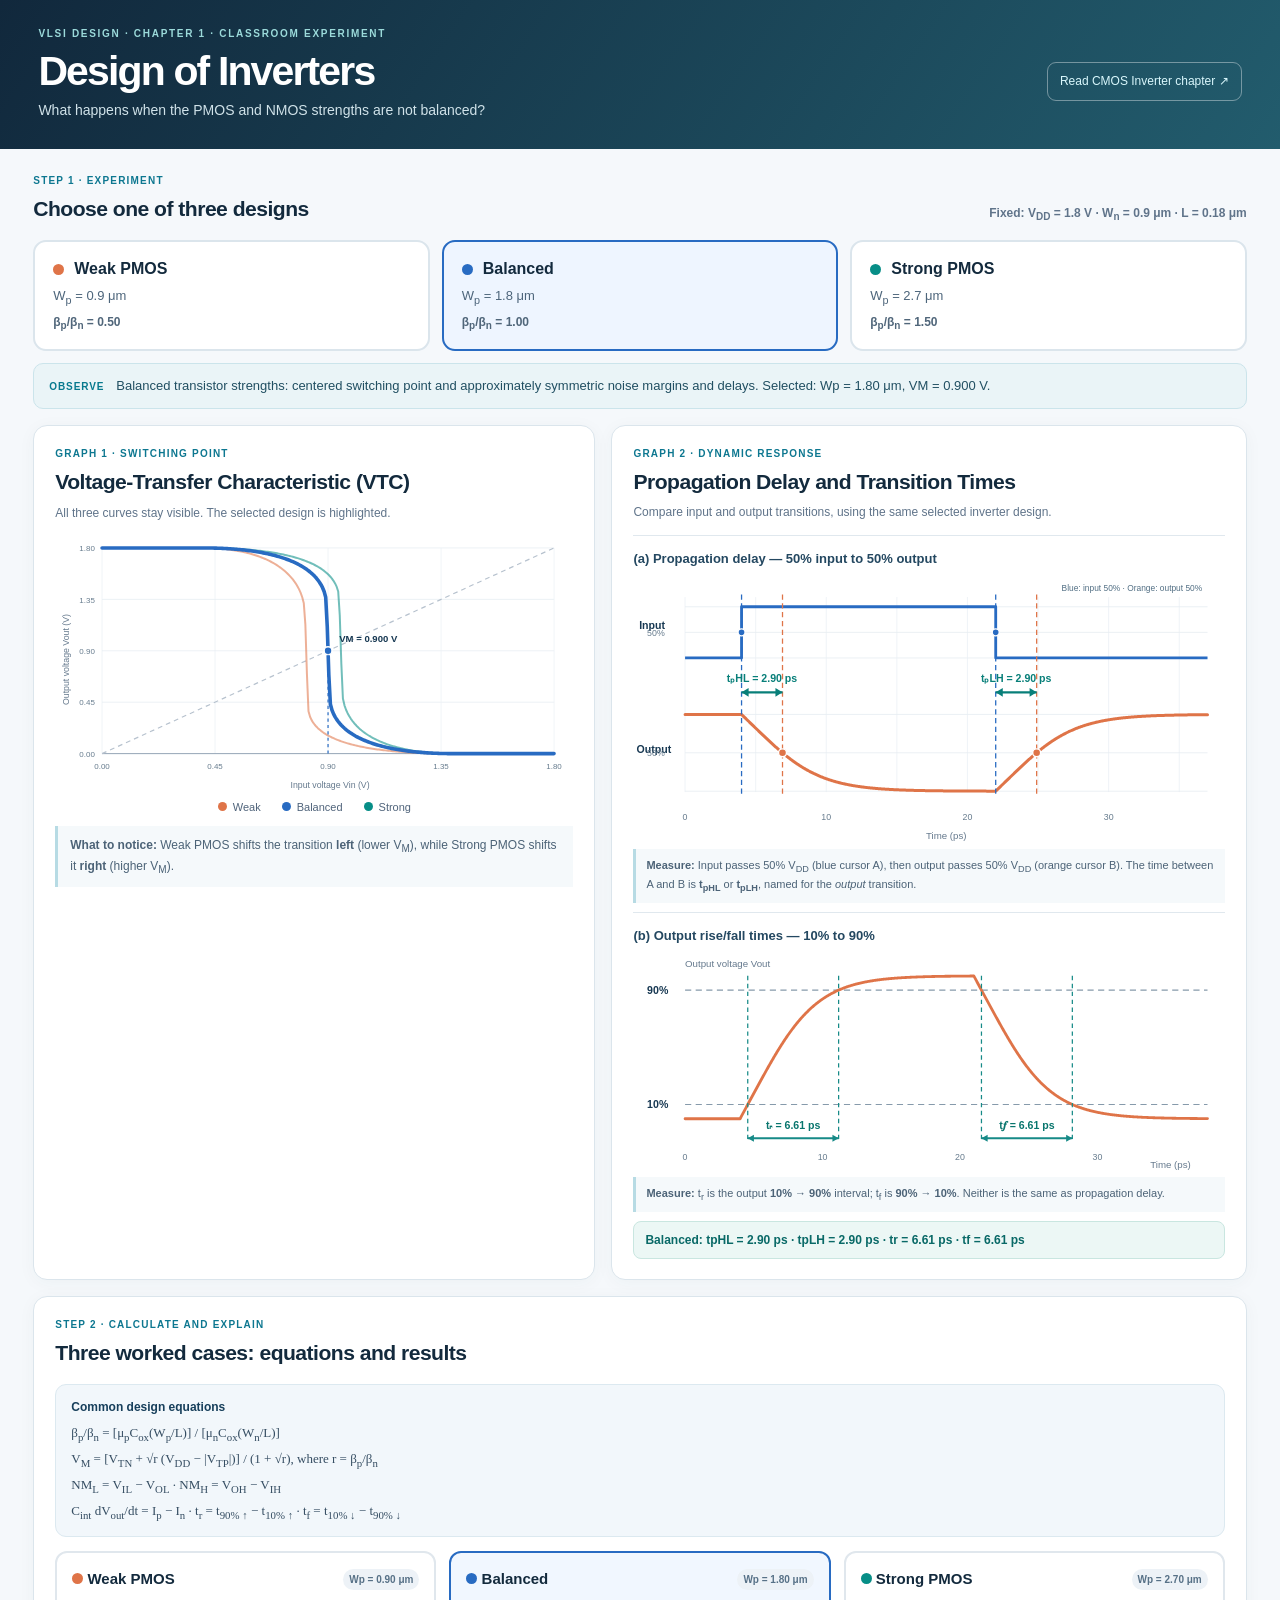
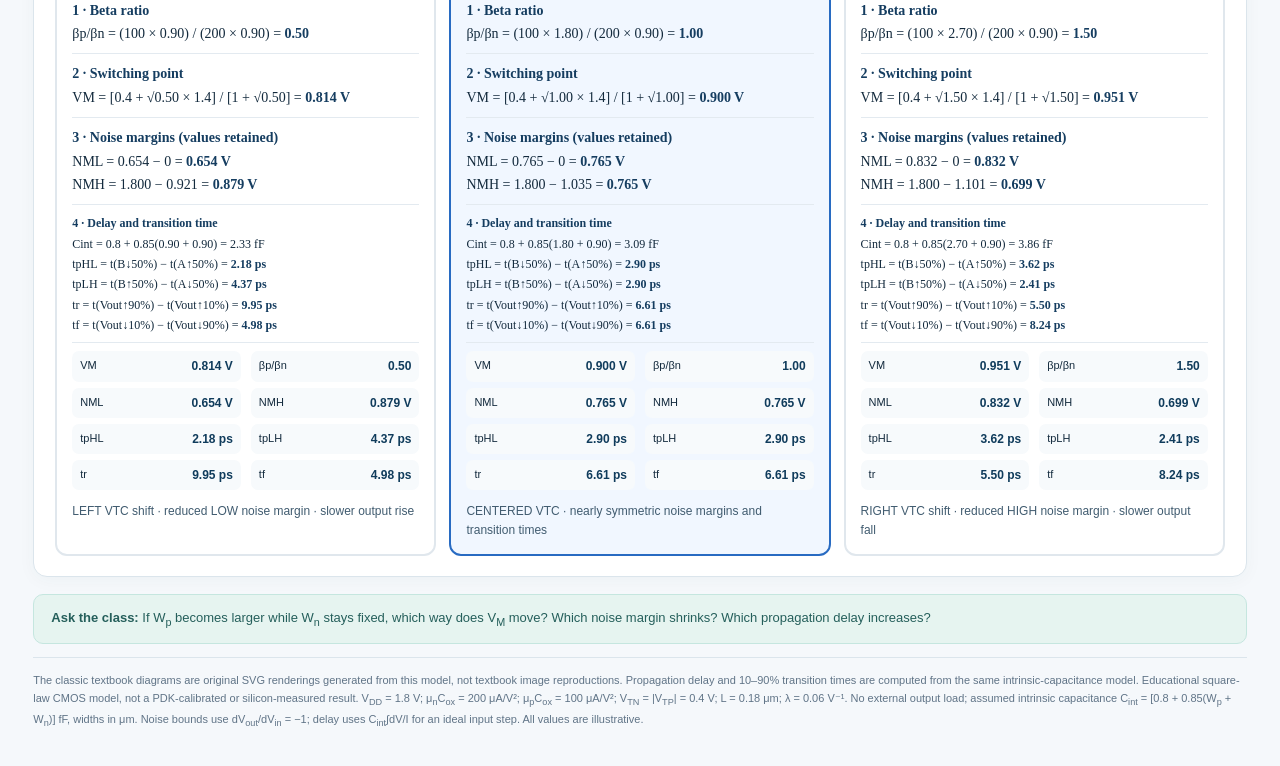
<file: labs/cmos-inverter.html>
<!doctype html>
<html lang="en">
<head>
<meta charset="utf-8">
<meta name="viewport" content="width=device-width, initial-scale=1">
<meta name="description" content="Design of Inverters: a three-case interactive CMOS sizing lesson with VTC, noise margins, propagation delays and worked calculations.">
<title>Design of Inverters | VLSI Design</title>
<link rel="stylesheet" href="design-of-inverters.css">
</head>
<body>
<div class="page">
  <header class="hero">
    <div class="eyebrow">VLSI DESIGN · CHAPTER 1 · CLASSROOM EXPERIMENT</div>
    <div class="hero-inner">
      <div><h1>Design of Inverters</h1><p>What happens when the PMOS and NMOS strengths are not balanced?</p></div>
      <a class="chapter-link" href="../chapters/01-cmos-inverter.html">Read CMOS Inverter chapter ↗</a>
    </div>
  </header>
  <main>
    <section class="choose" aria-labelledby="choose-title">
      <div class="section-heading"><div><div class="step-label">STEP 1 · EXPERIMENT</div><h2 id="choose-title">Choose one of three designs</h2></div><div class="assumptions">Fixed: V<sub>DD</sub> = 1.8 V · W<sub>n</sub> = 0.9 μm · L = 0.18 μm</div></div>
      <div class="presets" role="group" aria-label="Choose PMOS transistor strength">
        <button class="preset" type="button" data-case="weak" aria-pressed="false">
          <span class="preset-name"><span class="color-swatch weak"></span>Weak PMOS</span>
          <span>W<sub>p</sub> = 0.9 μm</span><span class="preset-ratio">β<sub>p</sub>/β<sub>n</sub> = 0.50</span>
        </button>
        <button class="preset" type="button" data-case="balanced" aria-pressed="true">
          <span class="preset-name"><span class="color-swatch balanced"></span>Balanced</span>
          <span>W<sub>p</sub> = 1.8 μm</span><span class="preset-ratio">β<sub>p</sub>/β<sub>n</sub> = 1.00</span>
        </button>
        <button class="preset" type="button" data-case="strong" aria-pressed="false">
          <span class="preset-name"><span class="color-swatch strong"></span>Strong PMOS</span>
          <span>W<sub>p</sub> = 2.7 μm</span><span class="preset-ratio">β<sub>p</sub>/β<sub>n</sub> = 1.50</span>
        </button>
      </div>
      <div class="active-insight" aria-live="polite"><span class="insight-mark">OBSERVE</span><span id="selectedTakeaway">Balanced pull-up and pull-down strengths place the switching point at VDD/2.</span></div>
    </section>

    <div class="compare-grid">
      <section class="graph-card" aria-labelledby="vtc-title">
        <div class="step-label">GRAPH 1 · SWITCHING POINT</div>
        <h2 id="vtc-title">Voltage-Transfer Characteristic (VTC)</h2>
        <p class="graph-lead">All three curves stay visible. The selected design is highlighted.</p>
        <div id="vtcChart" class="chart" role="img" aria-label="Three CMOS inverter VTC curves for weak balanced and strong PMOS"></div>
        <div class="graph-legend"><span><i class="dot weak"></i>Weak</span><span><i class="dot balanced"></i>Balanced</span><span><i class="dot strong"></i>Strong</span></div>
        <p class="graph-caption"><b>What to notice:</b> Weak PMOS shifts the transition <b>left</b> (lower V<sub>M</sub>), while Strong PMOS shifts it <b>right</b> (higher V<sub>M</sub>).</p>
      </section>

      <section class="graph-card dynamics-card" aria-labelledby="dynamic-title">
        <div class="step-label">GRAPH 2 · DYNAMIC RESPONSE</div>
        <h2 id="dynamic-title">Propagation Delay and Transition Times</h2>
        <p class="graph-lead">Compare input and output transitions, using the same selected inverter design.</p>
        <div class="teaching-diagram">
          <h3>(a) Propagation delay — 50% input to 50% output</h3>
          <div id="delayChart" class="textbook-chart" role="img" aria-label="Two stacked traces of input and output showing tPHL and tPLH with vertical 50 percent cursors"></div>
          <p class="graph-caption"><b>Measure:</b> Input passes 50% V<sub>DD</sub> (blue cursor A), then output passes 50% V<sub>DD</sub> (orange cursor B). The time between A and B is <b>t<sub>pHL</sub></b> or <b>t<sub>pLH</sub></b>, named for the <em>output</em> transition.</p>
        </div>
        <div class="teaching-diagram">
          <h3>(b) Output rise/fall times — 10% to 90%</h3>
          <div id="transitionChart" class="textbook-chart" role="img" aria-label="Output waveform showing the 10 to 90 percent rise time and 90 to 10 percent fall time"></div>
          <p class="graph-caption"><b>Measure:</b> t<sub>r</sub> is the output <b>10% → 90%</b> interval; t<sub>f</sub> is <b>90% → 10%</b>. Neither is the same as propagation delay.</p>
        </div>
        <p class="mini-readout" id="dynamicReadout">Balanced: tpHL = 2.90 ps · tpLH = 2.90 ps · tr = 6.61 ps · tf = 6.61 ps</p>
      </section>
    </div>

    <section class="calculations" aria-labelledby="calculations-title">
      <div class="section-heading"><div><div class="step-label">STEP 2 · CALCULATE AND EXPLAIN</div><h2 id="calculations-title">Three worked cases: equations and results</h2></div></div>
      <div class="formula-key">
        <b>Common design equations</b>
        <span>β<sub>p</sub>/β<sub>n</sub> = [μ<sub>p</sub>C<sub>ox</sub>(W<sub>p</sub>/L)] / [μ<sub>n</sub>C<sub>ox</sub>(W<sub>n</sub>/L)]</span>
        <span>V<sub>M</sub> = [V<sub>TN</sub> + √r (V<sub>DD</sub> − |V<sub>TP</sub>|)] / (1 + √r), where r = β<sub>p</sub>/β<sub>n</sub></span>
        <span>NM<sub>L</sub> = V<sub>IL</sub> − V<sub>OL</sub> · NM<sub>H</sub> = V<sub>OH</sub> − V<sub>IH</sub></span>
        <span>C<sub>int</sub> dV<sub>out</sub>/dt = I<sub>p</sub> − I<sub>n</sub> · t<sub>r</sub> = t<sub>90% ↑</sub> − t<sub>10% ↑</sub> · t<sub>f</sub> = t<sub>10% ↓</sub> − t<sub>90% ↓</sub></span>
      </div>
      <div id="caseCards" class="case-grid" aria-live="polite"></div>
    </section>

    <section class="closing"><strong>Ask the class:</strong> If W<sub>p</sub> becomes larger while W<sub>n</sub> stays fixed, which way does V<sub>M</sub> move? Which noise margin shrinks? Which propagation delay increases?</section>
    <footer>The classic textbook diagrams are original SVG renderings generated from this model, not textbook image reproductions. Propagation delay and 10–90% transition times are computed from the same intrinsic-capacitance model. Educational square-law CMOS model, not a PDK-calibrated or silicon-measured result. V<sub>DD</sub> = 1.8 V; μ<sub>n</sub>C<sub>ox</sub> = 200 μA/V²; μ<sub>p</sub>C<sub>ox</sub> = 100 μA/V²; V<sub>TN</sub> = |V<sub>TP</sub>| = 0.4 V; L = 0.18 μm; λ = 0.06 V⁻¹. No external output load; assumed intrinsic capacitance C<sub>int</sub> = [0.8 + 0.85(W<sub>p</sub> + W<sub>n</sub>)] fF, widths in μm. Noise bounds use dV<sub>out</sub>/dV<sub>in</sub> = −1; delay uses C<sub>int</sub>∫dV/I for an ideal input step. All values are illustrative.</footer>
  </main>
</div>
<script src="design-of-inverters.js"></script>
</body>
</html>
</file>
<file: assets/book.css>
:root{--ink:#172334;--muted:#66768b;--line:#dce5ed;--navy:#13283e;--accent:#0b7495;--blue:#2563eb;--orange:#e1723e;--green:#0b8775;--bg:#f5f8fb;--surface:#fff;--soft:#eaf6fa;--max:1510px}
*{box-sizing:border-box}
html{scroll-behavior:smooth} body{margin:0;background:var(--bg);color:var(--ink);font-family:Inter,ui-sans-serif,system-ui,-apple-system,'Segoe UI',Arial,sans-serif;line-height:1.65} a{color:#086e97} a:hover{text-decoration:underline} button{font-family:inherit;cursor:pointer}
header.site-head{height:62px;background:var(--navy);color:#f5fbff;display:flex;align-items:center;gap:20px;padding:0 clamp(17px,3.5vw,52px);position:sticky;top:0;z-index:30;box-shadow:0 2px 10px #0e24361d}header .brand{text-decoration:none;color:#fff;display:flex;gap:12px;align-items:center;font-size:17px;font-weight:780;letter-spacing:-.035em}header .logo{width:30px;height:30px;background:linear-gradient(140deg,#2dacc2,#4a67b0);border-radius:9px;display:grid;place-items:center;color:white;font-weight:900;font-size:12px}header .strap{color:#91adbf;font-size:11px;font-weight:580;letter-spacing:.11em;text-transform:uppercase}header .topnav{margin-left:auto;display:flex;gap:18px}header .topnav a{color:#b9d1dd;font-size:12px;font-weight:650;text-decoration:none}header .topnav a:hover{color:white}
.shell{max-width:var(--max);margin:0 auto;display:grid;grid-template-columns:244px minmax(0,1fr) 180px;gap:24px;padding:24px 28px 70px}.sidebar{border-right:1px solid var(--line);padding:10px 19px 20px 0;position:sticky;top:85px;align-self:start;max-height:calc(100vh - 105px);overflow:auto}.sidebar .eyebrow,.page-toc .eyebrow{font-size:10px;text-transform:uppercase;color:#8a9bad;letter-spacing:.15em;font-weight:850;padding-left:13px;margin:12px 0 10px}.book-nav{display:flex;flex-direction:column;gap:3px}.book-nav a{font-size:12.5px;color:#516375;text-decoration:none;padding:10px 12px;border-radius:8px;line-height:1.45}.book-nav a.active{color:#0a5f81;background:#e4f3f7;font-weight:780}.book-nav a:hover{background:#eaf1f6}.book-nav a.disabled{opacity:.5;cursor:default}.nav-number{display:inline-block;min-width:25px;font-weight:750;color:#8e9fae}.book-nav a.active .nav-number{color:#2681a2}.nav-label{font-size:10px;color:#8c9baa;margin:14px 10px 5px;text-transform:uppercase;font-weight:800;letter-spacing:.14em}.side-note{border-top:1px solid var(--line);font-size:11px;color:#75869b;margin-top:20px;padding:14px 9px}.page-toc{position:sticky;top:85px;align-self:start;padding:10px 0;max-height:calc(100vh - 105px);overflow:auto}.page-toc a{display:block;color:#78889b;text-decoration:none;font-size:11.5px;line-height:1.55;padding:7px 7px 7px 12px;border-left:2px solid #dde5eb}.page-toc a:hover{color:#0b7796;border-left-color:#0b7796}
.content{min-width:0}.paper{background:white;border:1px solid var(--line);border-radius:13px;box-shadow:0 4px 20px #102f4907;padding:clamp(24px,4vw,56px)}.eyebrow{color:var(--accent);font-size:11px;letter-spacing:.15em;text-transform:uppercase;font-weight:850}.content h1{font-size:clamp(29px,3.2vw,44px);font-weight:800;letter-spacing:-.052em;line-height:1.17;margin:12px 0 17px}.content h2{margin:41px 0 15px;letter-spacing:-.028em;line-height:1.3;font-size:25px;scroll-margin-top:90px}.content h3{font-size:18px;line-height:1.3;scroll-margin-top:90px;margin:26px 0 11px}.lead{font-size:17px;line-height:1.75;color:#516378;margin:0 0 23px}.content p{font-size:14px}.content li{font-size:13.5px;margin-bottom:7px}.muted{color:var(--muted)}.label{font-size:11px;font-weight:780;letter-spacing:.13em;text-transform:uppercase;color:#7890a0}strong{font-weight:760}.pill{display:inline-block;background:#eaf7f2;color:#067a63;border:1px solid #d0ecdf;border-radius:30px;padding:4px 10px;font-size:10px;font-weight:800}.pending{background:#f1f4f7;color:#718398;border-color:#dfe6ed}.callout{background:#ebf8fa;border-left:3px solid #0b87a2;padding:16px 18px;border-radius:6px;margin:23px 0;font-size:13px}.callout strong{display:block;font-size:13px;margin-bottom:6px;color:#125a70}.callout p{margin:0}.note{background:#f7f9fb;border:1px solid var(--line);padding:15px 18px;border-radius:10px;margin:22px 0}.note p{margin:4px 0}.columns{display:grid;grid-template-columns:1fr 1fr;gap:16px}.topic-card{background:var(--surface);border:1px solid var(--line);border-radius:12px;padding:20px;min-width:0}.topic-card h3{font-size:16px;margin:7px 0}.topic-card p{margin:5px 0 15px;color:#617185;font-size:12px}.topic-card a{text-decoration:none;font-weight:750;font-size:12px}.topic-card a:hover{text-decoration:underline}.accent-card{background:linear-gradient(130deg,#152f44,#194e60);color:white;border:0}.accent-card h3,.accent-card p{color:#fff}.accent-card .tag{color:#80d6d4;font-size:10px;letter-spacing:.15em;font-weight:800}.accent-card a{color:#98f0e9}
table{width:100%;border-collapse:collapse;margin:17px 0 23px;font-size:12.5px}thead{background:#eff5fa}th{text-align:left;font-weight:780;color:#324c61}th,td{padding:10px 12px;border-bottom:1px solid var(--line)}tbody tr:hover{background:#fbfdff}.mathbox{margin:20px 0;background:#f7fafc;padding:15px 14px;border:1px solid var(--line);border-radius:9px;overflow-x:auto}.mathbox math{font-family:'Cambria Math','STIX Two Math',serif;font-size:18px;display:block;white-space:nowrap}.mathbox .equation-id{font-size:10px;color:#8091a4;margin-top:7px;text-align:right}.mathline{font-family:'Cambria Math','STIX Two Math',Georgia,serif;font-size:20px;color:#20364b;line-height:2;white-space:nowrap;overflow:auto}.inline-math{font-family:'Cambria Math','STIX Two Math',Georgia,serif;font-style:italic}.formula-actions{display:flex;align-items:center;justify-content:space-between;gap:12px}.small-btn{padding:7px 9px;background:white;color:#096d8a;border:1px solid #c7dce6;border-radius:7px;font-size:11px;font-weight:750}.small-btn:hover{background:#e4f3f6}.stat-row{display:grid;grid-template-columns:repeat(3,1fr);gap:11px}.stat{background:white;border:1px solid #d6e4ea;border-radius:11px;padding:14px}.stat .n{font-size:23px;font-weight:830;color:#0d647f;font-variant-numeric:tabular-nums}.stat .k{font-size:10px;color:#667b8e;font-weight:700}.formula-table td{font-variant-numeric:tabular-nums}.current{background:#e9f7f3;color:#0b7660;font-size:10px;font-weight:760;padding:3px 7px;border-radius:5px}
.schematic{width:100%;height:auto;max-width:460px;display:block;margin:0 auto}.activity{border:1px solid #ccdee7;border-radius:13px;background:#fff;overflow:hidden;margin:22px 0}.activity-head{background:#e8f4f8;padding:15px 20px;border-bottom:1px solid #d2e2e9;display:flex;gap:12px;justify-content:space-between;align-items:center}.activity-head h3{margin:0;font-size:15px}.activity-head a{font-size:12px;font-weight:760;text-decoration:none}.activity iframe{width:100%;height:930px;border:0;display:block;background:white}.refs{border-top:1px solid var(--line);padding-top:16px;font-size:12px;color:#6b7989}.footer{font-size:11px;color:#7d8e9f;margin-top:30px;padding-top:20px;border-top:1px solid var(--line)}.link-button{display:inline-flex;align-items:center;gap:8px;padding:11px 16px;background:#0b7390;color:#fff;text-decoration:none;font-weight:760;font-size:13px;border-radius:8px}.link-button:hover{background:#075870;color:#fff;text-decoration:none}.link-button.light{background:#edf4f8;color:#165770;border:1px solid #d2e1eb}.hero{background:linear-gradient(127deg,#122e46,#1b5268 72%,#17868d);border-radius:13px;padding:clamp(30px,5vw,62px);color:white;position:relative;overflow:hidden}.hero:before{content:'';position:absolute;width:300px;height:300px;border:1px solid #ffffff24;border-radius:100%;right:-115px;top:-120px;box-shadow:0 0 0 55px #ffffff09,0 0 0 115px #ffffff07}.hero .eyebrow{color:#95e7e3}.hero h1{max-width:660px;font-size:clamp(32px,4vw,53px);line-height:1.08;position:relative}.hero p{position:relative;color:#d6eaf0;max-width:650px;font-size:15px}.hero a{position:relative}.hero-actions{display:flex;gap:11px;flex-wrap:wrap;margin-top:27px}.hero .light{background:#fff;color:#17445c}.hero .soft{background:#ffffff18;color:#fff;border:1px solid #ffffff54}
@media (max-width:1100px){.shell{grid-template-columns:220px minmax(0,1fr);padding:20px 20px 55px}.page-toc{display:none}.columns{grid-template-columns:1fr}.activity iframe{height:1110px}}
@media (max-width:750px){header .strap,header .topnav{display:none}.shell{display:block;padding:12px}.sidebar{position:static;max-height:none;overflow:visible;border:0;margin-bottom:10px;padding:0}.book-nav{flex-direction:row;overflow-x:auto;white-space:nowrap;gap:5px;padding-bottom:6px}.book-nav a{padding:9px}.book-nav .nav-label,.sidebar .eyebrow,.side-note{display:none}.paper{padding:20px}.content h2{font-size:21px}.activity iframe{height:1490px}.stat-row{grid-template-columns:1fr}.hero{padding:28px 22px}.mathbox math{font-size:16px}}

/* Chapter 1 revision: image-backed diagrams, accessible table of contents and embedded simulation */
.textbook-chapter h2{padding-top:3px;border-top:1px solid #e8eef2;margin-top:43px}.chapter-meta{display:flex;gap:8px;flex-wrap:wrap;margin:13px 0 24px}
.action-strip{display:flex;align-items:center;gap:16px;justify-content:space-between;background:#eaf7f7;border:1px solid #bee1dd;border-radius:12px;padding:18px 20px;margin:22px 0}.action-strip .muted{font-size:12px;margin-top:4px}.action-strip .link-button{white-space:nowrap}
.learning{border:1px solid #d8e5ec;border-left:5px solid #198d96;background:#f8fbfd;padding:15px 22px;border-radius:9px}.learning h3{margin:0 0 9px}.learning ol{margin:0;padding-left:20px}
.chapter-toc{margin:30px 0 37px;border-radius:11px;border:1px solid #dce7ee;padding:18px 22px;background:#fbfdff}.chapter-toc h2{font-size:17px;margin:0 0 12px;border:0;padding:0}.toc-grid,.contents-cards{display:grid;grid-template-columns:1fr 1fr;gap:8px 15px}.toc-grid a,.subject-link{border:1px solid #dde8ee;border-radius:8px;padding:10px 12px;text-decoration:none;font-size:12px;background:white;color:#315567;line-height:1.45}.toc-grid a:hover,.subject-link:hover{background:#edf8fa;border-color:#92cbd7}.toc-index,.subject-link span{display:inline-block;min-width:27px;color:#138494;font-weight:760}
.textbook-figure{margin:23px 0 26px;border:1px solid #dce6ed;background:#fff;border-radius:13px;padding:12px 12px 0;overflow:hidden}.textbook-figure img{display:block;width:100%;height:auto;max-height:440px;object-fit:contain}.textbook-figure figcaption{border-top:1px solid #ecf0f5;color:#637385;font-size:11.5px;padding:13px 15px 15px;line-height:1.6}.textbook-figure figcaption strong{color:#334d5f}
.formula-panel{background:#f7fbfe;border:1px solid #dbe8ee;padding:17px 19px;margin:20px 0;border-radius:11px;overflow-x:auto}.formula-panel h3{font-size:14px;margin:0 0 13px}.formula-panel .mathline{font-size:19px;white-space:nowrap;line-height:2.4}.formula-panel .explain{font:12px Arial,sans-serif;color:#788b9c}.math-emphasis{color:#0b718d!important;font-weight:740}.study-table{display:table;width:100%;overflow-x:auto}.study-table td,.study-table th{padding:11px 12px;font-size:12.5px}.answer-row{border-radius:11px;border:1px solid #a9d9c7;background:#eefaf4;padding:17px 21px;display:flex;align-items:center;justify-content:space-between;gap:16px;color:#105a4a;font-size:21px}.answer-row strong{font-size:27px}
.activity-expanded{border-color:#a4d4d6;box-shadow:0 7px 25px #123c4b14}.activity-expanded iframe{height:1330px;min-height:900px}.activity-head{flex-wrap:wrap;gap:9px}.lab-tasks{background:#f0f7fa;border:1px solid #d7e7ef;border-radius:12px;padding:14px 20px}.lab-tasks h3{margin:2px 0 9px}.lab-tasks ol{margin:0;padding-left:20px}.questions details{border:1px solid #dce7ee;border-radius:8px;background:#fcfdfe;margin:8px 0;padding:12px 17px}.questions summary{cursor:pointer;font-size:13.5px}.questions details p{margin:12px 0 2px;color:#4b6275}.nav-lab{background:#147d90;border-radius:6px;padding:6px 12px;color:white!important}
@media(min-width:1400px){.activity-expanded iframe{height:1130px}}
@media(max-width:1100px){.activity-expanded iframe{height:1740px}}@media(max-width:750px){.toc-grid,.contents-cards{grid-template-columns:1fr}.activity-expanded iframe{height:2280px}.action-strip{flex-direction:column;align-items:flex-start}.answer-row{flex-direction:column;align-items:flex-start;font-size:17px}.answer-row strong{font-size:22px}.textbook-figure{padding:4px 4px 0}.study-table{display:block;overflow-x:auto;white-space:nowrap}}

/* Fallback when the child lab cannot report its content height; JS resizes dynamically. */
.activity iframe,.activity-expanded iframe{min-height:1600px}
</file>
<file: labs/mismatch-exercise.css>
/* Chapter 1: interactive sizing and mismatch classroom exercises */
.diagnostics{padding:17px 20px}
.diagnostics .head-row h2,.step-section h2,.quiz-section h2{font-size:16px}
.diagnostics .intro,.step-section .intro,.quiz-section .intro{font-size:12px;color:#62738a;margin:7px 0 16px}
.diagnostic-grid{display:grid;grid-template-columns:repeat(6,minmax(0,1fr));gap:10px}
.diagnostic{background:#f6f9fc;border:1px solid #e0e8ef;border-radius:10px;padding:11px 12px;min-width:0}
.diagnostic .key{color:#586d7f;font-size:11px;font-weight:720;line-height:1.3}
.diagnostic .number{font-size:clamp(18px,2.1vw,25px);font-weight:820;color:#18364b;line-height:1.3;white-space:nowrap;font-variant-numeric:tabular-nums;padding:5px 0 1px}
.diagnostic .detail{color:#7a8997;font-size:10px}
.diagnostic:nth-child(3),.diagnostic:nth-child(4){border-top:3px solid #2a80b9}
.diagnostic:nth-child(5),.diagnostic:nth-child(6){border-top:3px solid #dc713a}
.scenario{display:grid;grid-template-columns:1.2fr 1fr;gap:18px;align-items:start;margin-top:16px}
.compare-table{border-collapse:collapse;width:100%;font-size:12px;margin:2px 0 4px}
.compare-table th,.compare-table td{text-align:right;border-bottom:1px solid #e6edf2;padding:9px 8px;font-variant-numeric:tabular-nums}
.compare-table th:first-child,.compare-table td:first-child{text-align:left}
.compare-table thead th{color:#687b8e;font-size:11px;background:#f5f8fc}
.compare-table tbody tr:last-child td{border-bottom:0}
.scenario-note{border-left:3px solid #0b8a83;background:#f1f8f7;padding:12px 15px;border-radius:7px;font-size:12px;color:#295061;line-height:1.57}
.scenario-note b{color:#14394e}
.step-section{padding:20px}
.step-grid{display:grid;grid-template-columns:repeat(2,minmax(0,1fr));gap:14px}
.step-panel{border:1px solid #dae6ef;border-radius:12px;padding:14px;min-width:0;background:#fcfefe}
.step-panel h3{font-size:13px;margin:0 0 4px;color:#254356}
.step-panel .caption{font-size:11px;color:#65788c;margin:0 0 7px}
.step-panel canvas{width:100%;height:250px;display:block}
.step-legend{display:flex;gap:16px;align-items:center;flex-wrap:wrap;font-size:11px;color:#536b81;margin:12px 0 3px}
.legend-line{width:19px;height:3px;background:#0b8b82;display:inline-block;vertical-align:middle;margin-right:5px}
.legend-line.reference{background:repeating-linear-gradient(90deg,#99aabc 0 5px,transparent 5px 8px)}
.method-note{background:#f7f9fc;border:1px solid #dce7ee;padding:12px 14px;border-radius:9px;font-size:11px;color:#566a7d;margin-top:13px;line-height:1.6}
.quiz-section{padding:20px}
.quiz-grid{display:grid;grid-template-columns:repeat(2,minmax(0,1fr));gap:13px}
.question{border:1px solid #dae5ef;border-radius:13px;padding:15px;background:#fbfdff}
.question h3{font-size:13px;margin:0 0 10px;line-height:1.5;color:#273f52}
.question-label{font-size:10px;color:#177d88;text-transform:uppercase;letter-spacing:.12em;font-weight:900}
.answers{display:grid;gap:7px}
.answer{display:block;background:white;border:1px solid #cfdae5;color:#284356;text-align:left;font-size:12px;line-height:1.45;border-radius:9px;padding:9px 12px;cursor:pointer}
.answer:hover{border-color:#32819f;background:#f4fafa}
.answer.good{border-color:#0c9a79;background:#eaf8f2;color:#075f4b}
.answer.bad{border-color:#e1a17b;background:#fff5ef;color:#9f4d20}
.feedback{font-size:11px;color:#476078;line-height:1.6;margin:10px 0 0;min-height:0}
.feedback:empty{display:none}
.feedback.success{color:#096a54}
.feedback.retry{color:#94532a}
.quiz-end{padding:12px 14px;background:#eef6fa;border-radius:9px;margin-top:15px;font-size:12px;color:#315c73}
.quiz-end b{font-variant-numeric:tabular-nums}
@media(max-width:1200px){.diagnostic-grid{grid-template-columns:repeat(3,minmax(0,1fr))}}
@media(max-width:850px){.scenario,.step-grid,.quiz-grid{grid-template-columns:1fr}.diagnostic-grid{grid-template-columns:repeat(3,minmax(0,1fr))}}
@media(max-width:540px){.diagnostic-grid{grid-template-columns:repeat(2,minmax(0,1fr))}.diagnostic .number{font-size:22px}.compare-table th,.compare-table td{padding:8px 5px;font-size:11px}}

/* Scope-style 50% propagation-delay cursors. */
.delay-shortcut{display:inline-flex;margin-top:7px;color:#0c7898;font-weight:750;font-size:11px;text-decoration:none;padding:7px 9px;border-radius:7px;background:#ebf6fa;border:1px solid #cde5ec}
.delay-shortcut:hover{text-decoration:underline;background:#def0f7}
.cursor-readout{display:grid;grid-template-columns:repeat(3,minmax(0,1fr));gap:5px;margin:8px 0 2px}
.cursor-readout>div{border:1px solid #e1e9f0;border-radius:7px;padding:9px 8px;min-width:0;background:#f7fafc}
.cursor-readout span{display:block;font-size:10px;color:#5c7185;line-height:1.25;margin-bottom:4px;white-space:normal}
.cursor-readout strong{display:block;font-size:clamp(12px,1.25vw,17px);color:#214454;font-variant-numeric:tabular-nums;white-space:nowrap}
.cursor-readout .delta{background:#fff5ed;border-color:#efd2b8}
.cursor-readout .delta strong{color:#a64f22}
.legend-line.input-line{background:repeating-linear-gradient(90deg,#2865d9 0 7px,transparent 7px 11px)}
.legend-line.cursor-line{background:repeating-linear-gradient(90deg,#bd6d2f 0 3px,transparent 3px 7px)}
@media(max-width:490px){.cursor-readout{grid-template-columns:1fr 1fr}.cursor-readout .delta{grid-column:span 2;text-align:center}}
</file>
<file: labs/design-of-inverters.css>
:root{--bg:#f5f8fb;--white:#fff;--ink:#132a3d;--secondary:#60748a;--line:#dbe5ec;--weak:#df7448;--balanced:#286bc2;--strong:#078e87;--low:#3974c5;--high:#a872cc}
*{box-sizing:border-box}html{scroll-behavior:smooth}body{margin:0;background:var(--bg);color:var(--ink);font-family:Inter,ui-sans-serif,-apple-system,BlinkMacSystemFont,"Segoe UI",sans-serif;line-height:1.52}
.page{max-width:1540px;margin:auto}.hero{background:linear-gradient(124deg,#11283c,#225c6d);color:white;padding:26px clamp(17px,3vw,42px) 27px}.eyebrow{font-size:10px;letter-spacing:.17em;font-weight:850;color:#9bdada}.hero-inner{display:flex;align-items:center;justify-content:space-between;gap:18px}.hero h1{margin:7px 0 4px;font-size:clamp(30px,3.2vw,46px);line-height:1.13;letter-spacing:-.045em}.hero p{margin:6px 0 0;color:#d0e2e9;font-size:14px}.chapter-link{color:#d9f7fc;text-decoration:none;font-size:12px;border:1px solid #ffffff62;border-radius:9px;padding:9px 12px;white-space:nowrap}.chapter-link:hover{background:#ffffff1b}
main{padding:24px clamp(13px,2.6vw,36px) 34px}section{scroll-margin-top:30px}.section-heading,.delay-heading{display:flex;justify-content:space-between;align-items:end;gap:16px;margin-bottom:15px}.step-label{color:#0d7790;font-weight:850;letter-spacing:.12em;font-size:10px;text-transform:uppercase}.section-heading h2,.graph-card h2{font-size:clamp(19px,1.65vw,24px);margin:5px 0 0;letter-spacing:-.025em}.assumptions{font-size:12px;font-weight:680;color:var(--secondary);text-align:right}.choose{margin-bottom:16px}.presets{display:grid;grid-template-columns:repeat(3,minmax(0,1fr));gap:12px}.preset{cursor:pointer;text-align:left;display:flex;flex-wrap:wrap;column-gap:12px;row-gap:5px;flex-direction:column;background:white;color:var(--ink);padding:15px 18px;border:2px solid var(--line);border-radius:13px;min-height:98px;transition:background .13s,border-color .13s,transform .13s;font:inherit}.preset:hover{transform:translateY(-2px);background:#fafdff}.preset:focus-visible{outline:3px solid #0c6d9b;outline-offset:3px}.preset[aria-pressed=true][data-case=weak]{border-color:var(--weak);background:#fff5ef}.preset[aria-pressed=true][data-case=balanced]{border-color:var(--balanced);background:#eef5ff}.preset[aria-pressed=true][data-case=strong]{border-color:var(--strong);background:#ebfbf8}.preset-name{font-weight:840;font-size:16px;display:flex;align-items:center;gap:10px}.color-swatch{display:inline-block;width:11px;height:11px;border-radius:50%}.weak{background:var(--weak)}.balanced{background:var(--balanced)}.strong{background:var(--strong)}.preset>span:nth-child(2){font-size:13px;color:#4d657b}.preset-ratio{color:#50667a;font-size:12px;font-weight:730}.active-insight{background:#eaf4f7;border:1px solid #cbe4eb;border-radius:10px;margin-top:12px;padding:12px 15px;display:flex;gap:12px;align-items:start;font-size:13px;color:#214f62}.insight-mark{font-weight:850;letter-spacing:.09em;font-size:10px;color:#07798e;padding-top:3px;flex:none}.compare-grid{display:grid;grid-template-columns:1fr 1fr;gap:16px}.graph-card,.calculations{background:white;border:1px solid var(--line);border-radius:14px;padding:20px 21px;min-width:0;box-shadow:0 3px 18px #1b41500a}.graph-lead{font-size:12px;color:var(--secondary);margin:6px 0 10px}.chart{width:100%;max-width:730px;margin:auto}.chart svg,.scope svg{display:block;width:100%;height:auto}.graph-legend{display:flex;justify-content:center;gap:21px;margin:0 auto 10px;color:#50647b;font-size:11px;flex-wrap:wrap}.dot{display:inline-block;width:9px;height:9px;border-radius:50%;margin-right:6px}.bar{display:inline-block;width:15px;height:9px;border-radius:2px;margin-right:5px}.bar.low{background:var(--low)}.bar.high{background:var(--high)}.graph-caption{font-size:12px;background:#f5f9fb;border-left:3px solid #b7dbe4;padding:10px 12px;margin:8px 0 0;color:#4c6377;line-height:1.53}.delay-card{margin-top:16px}.delay-heading{align-items:start}.delay-badge{font-size:10.5px;color:#16766d;background:#eaf8f5;border-radius:30px;padding:6px 11px;font-weight:720;white-space:nowrap}.delay-grid{display:grid;grid-template-columns:1fr 1fr;gap:18px}.delay-panel{background:#fcfdff;border:1px solid var(--line);border-radius:11px;padding:13px 14px}.delay-panel h3{font-size:14px;margin:2px 0 9px}.delay-panel h3 span{color:#0b7c87}.delay-result{margin:1px 0 2px;font-size:16px;font-weight:850;color:#0a6c73;text-align:center}.scope{width:100%;max-width:660px;margin:auto}.calculations{margin-top:16px}.formula-key{background:#f2f7fb;border:1px solid #dce9f0;padding:13px 15px;border-radius:11px;display:grid;gap:4px;font-family:Cambria,Georgia,serif;font-size:13px;color:#354d62;margin:14px 0}.formula-key b{font-family:Inter,Arial,sans-serif;font-size:12px;color:#173f5b;margin-bottom:2px}.case-grid{display:grid;grid-template-columns:repeat(3,minmax(0,1fr));gap:13px}.case-card{border:2px solid #e0e7ed;border-radius:12px;padding:15px;background:#fff;transition:background .15s,border-color .15s;min-width:0}.case-card.selected.weak-case{border-color:var(--weak);background:#fff7f2}.case-card.selected.balanced-case{border-color:var(--balanced);background:#f1f7ff}.case-card.selected.strong-case{border-color:var(--strong);background:#f1fcfa}.case-top{display:flex;gap:10px;align-items:center;justify-content:space-between}.case-card h3{font-size:15px;margin:0}.case-card .case-chip{font-size:10px;color:#577187;background:#edf2f7;padding:3px 6px;border-radius:30px;font-weight:760}.case-card .eq{font-family:Cambria,Georgia,serif;font-size:14px;line-height:1.7;margin:8px 0;padding-bottom:7px;border-bottom:1px solid #e3eaf0;overflow-wrap:anywhere}.case-card .eq strong{color:#153d60}.results{display:grid;grid-template-columns:1fr 1fr;gap:6px 10px}.results div{display:flex;justify-content:space-between;gap:6px;background:#f7fafc;border-radius:7px;padding:6px 8px;font-size:11px}.results b{font-size:12px;color:#103c5c;font-variant-numeric:tabular-nums;white-space:nowrap}.case-summary{font-size:12px;color:#415c70;margin:12px 0 0}.closing{background:#e6f4f0;border:1px solid #c5e6df;border-radius:10px;padding:13px 17px;margin:17px 0 13px;color:#255f5b;font-size:13px}footer{border-top:1px solid var(--line);color:#607487;font-size:11px;line-height:1.65;padding-top:13px}
.axis-label{fill:#65798d;font:11px Inter,Arial,sans-serif}.tick{fill:#677c8e;font:10px Inter,Arial,sans-serif}.svg-title{fill:#173852;font:12px Inter,Arial,sans-serif;font-weight:700}
@media(max-width:1100px){.case-grid{grid-template-columns:1fr}.case-card .eq{font-size:15px}.results{grid-template-columns:repeat(4,1fr)}}@media(max-width:850px){.compare-grid,.delay-grid{grid-template-columns:1fr}.chart{max-width:680px}.scope{max-width:650px}.delay-badge{white-space:normal}}@media(max-width:640px){main{padding:12px 11px 25px}.hero{padding:22px 16px}.hero-inner{align-items:start;flex-direction:column}.section-heading{align-items:start;flex-direction:column}.assumptions{text-align:left}.presets{grid-template-columns:1fr}.preset{min-height:0;padding:10px 12px}.preset-name{font-size:14px}.graph-card,.calculations{padding:15px 11px}.results{grid-template-columns:1fr 1fr}.formula-key{font-size:11px}.delay-heading{flex-direction:column}.graph-caption{font-size:11px}}
@media print{.preset{break-inside:avoid}.graph-card,.case-card{break-inside:avoid}body{background:white}}
/* Compact textbook timing diagrams in Graph 2; no separate noise-immunity chart. */
.dynamics-card{display:flex;flex-direction:column}
.teaching-diagram{border-top:1px solid #e0e8ee;padding-top:13px;margin-top:9px}
.teaching-diagram h3{font-size:13px;margin:0 0 6px;color:#244861}
.teaching-diagram .graph-caption{font-size:11px;padding:8px 10px;margin-top:3px}
.textbook-chart{width:100%;max-width:740px;margin:0 auto}
.textbook-chart svg{width:100%;height:auto;display:block}
.dynamics-card .graph-lead{margin:5px 0}
.mini-readout{margin:9px 0 0;background:#ecf7f5;color:#096967;padding:9px 11px;border:1px solid #c9e6e0;border-radius:8px;font-weight:760;font-size:12px;font-variant-numeric:tabular-nums}
.case-card .timing-eq{font-size:12px}
@media(min-width:1100px){.compare-grid{grid-template-columns:minmax(0,1fr) minmax(0,1.13fr)}}
@media(max-width:850px){.dynamics-card{display:block}}
</file>
